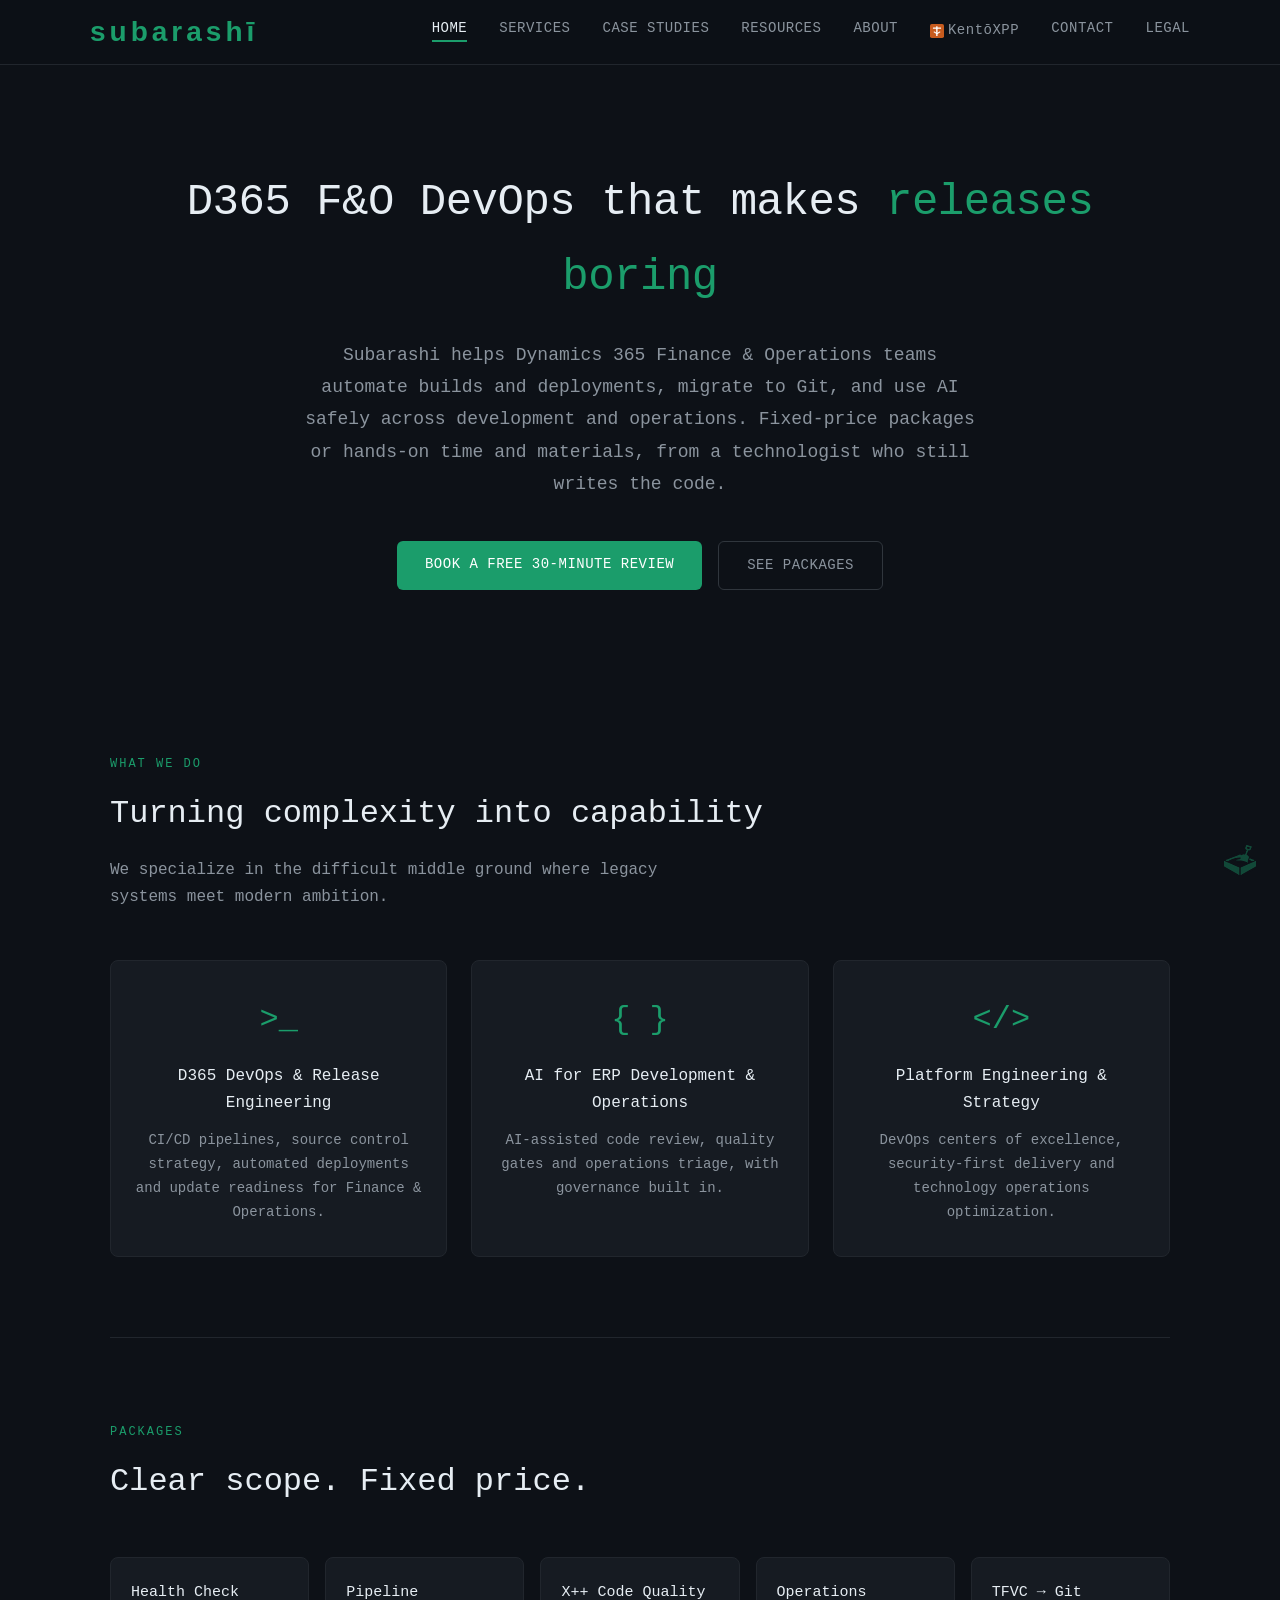
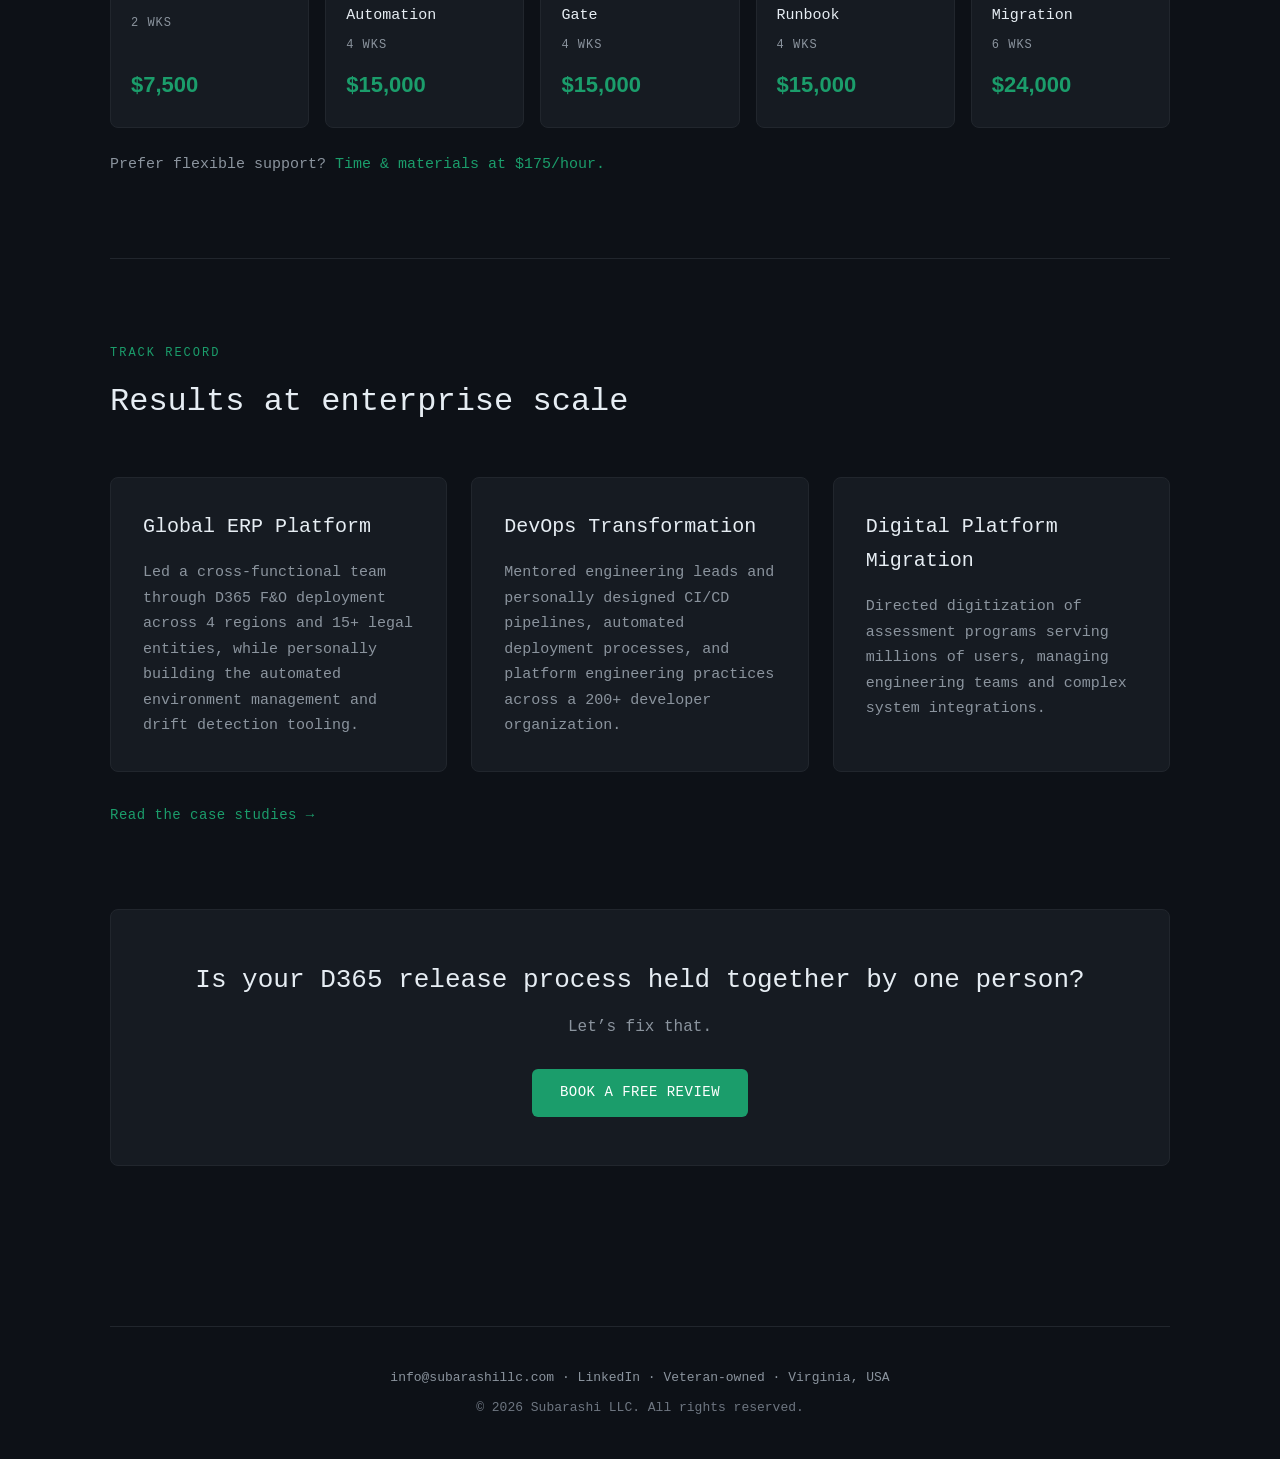
<file: index.html>
<!DOCTYPE html>
<html lang="en">
<head>
    <script data-goatcounter="https://subarashillc.goatcounter.com/count" async src="//gc.zgo.at/count.js"></script>
    <meta charset="UTF-8">
    <meta name="viewport" content="width=device-width, initial-scale=1.0">
    <title>D365 F&amp;O DevOps &amp; AI Consulting | Subarashi LLC</title>
    <meta name="description" content="Fixed-price D365 Finance &amp; Operations DevOps packages: pipeline automation, TFVC to Git migration, AI-assisted X++ code quality and operations monitoring.">
    <link rel="canonical" href="https://subarashillc.com/">
    <meta property="og:type" content="website">
    <meta property="og:site_name" content="Subarashi LLC">
    <meta property="og:url" content="https://subarashillc.com/">
    <meta property="og:title" content="D365 F&amp;O DevOps &amp; AI Consulting | Subarashi LLC">
    <meta property="og:description" content="Fixed-price D365 Finance &amp; Operations DevOps packages: pipeline automation, TFVC to Git migration, AI-assisted X++ code quality and operations monitoring.">
    <meta property="og:image" content="https://subarashillc.com/images/og-card.png">
    <meta property="og:image:width" content="1200">
    <meta property="og:image:height" content="630">
    <meta name="twitter:card" content="summary_large_image">
    <meta name="twitter:title" content="D365 F&amp;O DevOps &amp; AI Consulting | Subarashi LLC">
    <meta name="twitter:description" content="Fixed-price D365 Finance &amp; Operations DevOps packages: pipeline automation, TFVC to Git migration, AI-assisted X++ code quality and operations monitoring.">
    <meta name="twitter:image" content="https://subarashillc.com/images/og-card.png">
    <link rel="stylesheet" href="styles/styles.css">
    <link rel="apple-touch-icon" sizes="180x180" href="/apple-touch-icon.png">
    <link rel="icon" type="image/png" sizes="32x32" href="/favicon-32x32.png">
    <link rel="icon" type="image/png" sizes="16x16" href="/favicon-16x16.png">
    <link rel="manifest" href="/site.webmanifest">
</head>
<body>
    <nav class="site-nav">
        <div class="nav-inner">
            <a href="index.html" class="nav-logo">subarash&#299;</a>
            <button class="nav-toggle" onclick="document.querySelector('.nav-links').classList.toggle('open')" aria-label="Toggle navigation">&#9776;</button>
            <ul class="nav-links">
                <li><a href="index.html" class="active">Home</a></li>
                <li><a href="services.html">Services</a></li>
                <li><a href="case-studies.html">Case Studies</a></li>
                <li><a href="resources.html">Resources</a></li>
                <li><a href="about.html">About</a></li>
                <li><a href="kentoxpp.html" class="nav-product-link"><svg xmlns="http://www.w3.org/2000/svg" width="14" height="14" viewBox="0 0 512 512" style="vertical-align: -1px; margin-right: 4px;"><rect width="512" height="512" rx="66.56" fill="#C75B1E"/><rect x="225.280" y="81.920" width="51.200" height="358.400" rx="10.240" fill="#FFFFFF"/><rect x="107.520" y="128.000" width="296.960" height="46.080" rx="10.240" fill="#FFFFFF"/><rect x="128.000" y="296.960" width="138.240" height="40.960" rx="10.240" fill="#FFFFFF" transform="rotate(32 194.560 317.440)"/><rect x="245.760" y="296.960" width="138.240" height="40.960" rx="10.240" fill="#FFFFFF" transform="rotate(-32 317.440 317.440)"/></svg>Kent&#333;XPP</a></li>
                <li><a href="contact.html">Contact</a></li>
                <li><a href="legal.html">Legal</a></li>
            </ul>
        </div>
    </nav>

    <div class="container">
        <section class="hero">
            <h1>D365 F&amp;O DevOps that makes <span class="accent">releases boring</span></h1>
            <p>Subarashi helps Dynamics 365 Finance &amp; Operations teams automate builds and deployments, migrate to Git, and use AI safely across development and operations. Fixed-price packages or hands-on time and materials, from a technologist who still writes the code.</p>
            <div class="hero-cta">
                <a href="contact.html?subject=consultation" class="btn btn-primary">Book a free 30-minute review</a>
                <a href="services.html#packages" class="btn btn-outline">See packages</a>
            </div>
        </section>

        <section class="section section-divider">
            <div class="section-header">
                <span class="section-label">What We Do</span>
                <h2>Turning complexity into capability</h2>
                <p>We specialize in the difficult middle ground where legacy systems meet modern ambition.</p>
            </div>

            <div class="highlights">
                <div class="highlight-card">
                    <span class="highlight-icon">&gt;_</span>
                    <h3>D365 DevOps &amp; Release Engineering</h3>
                    <p>CI/CD pipelines, source control strategy, automated deployments and update readiness for Finance &amp; Operations.</p>
                </div>
                <div class="highlight-card">
                    <span class="highlight-icon">{&nbsp;}</span>
                    <h3>AI for ERP Development &amp; Operations</h3>
                    <p>AI-assisted code review, quality gates and operations triage, with governance built in.</p>
                </div>
                <div class="highlight-card">
                    <span class="highlight-icon">&lt;/&gt;</span>
                    <h3>Platform Engineering &amp; Strategy</h3>
                    <p>DevOps centers of excellence, security-first delivery and technology operations optimization.</p>
                </div>
            </div>
        </section>

        <!-- Packages -->
        <section class="section section-divider">
            <div class="section-header">
                <span class="section-label">Packages</span>
                <h2>Clear scope. Fixed price.</h2>
            </div>
            <div class="package-strip">
                <a href="services.html#health-check" class="card package-mini">
                    <h3>Health Check</h3>
                    <div class="package-meta">2 wks</div>
                    <span class="package-price" data-package="health-check">$7,500</span>
                </a>
                <a href="services.html#pipeline-automation" class="card package-mini">
                    <h3>Pipeline Automation</h3>
                    <div class="package-meta">4 wks</div>
                    <span class="package-price" data-package="pipeline-automation">$15,000</span>
                </a>
                <a href="services.html#code-quality-gate" class="card package-mini">
                    <h3>X++ Code Quality Gate</h3>
                    <div class="package-meta">4 wks</div>
                    <span class="package-price" data-package="code-quality-gate">$15,000</span>
                </a>
                <a href="services.html#operations-runbook" class="card package-mini">
                    <h3>Operations Runbook</h3>
                    <div class="package-meta">4 wks</div>
                    <span class="package-price" data-package="operations-runbook">$15,000</span>
                </a>
                <a href="services.html#git-migration" class="card package-mini">
                    <h3>TFVC &rarr; Git Migration</h3>
                    <div class="package-meta">6 wks</div>
                    <span class="package-price" data-package="git-migration">$24,000</span>
                </a>
            </div>
            <p class="section-footnote">Prefer flexible support? <a href="services.html#time-and-materials">Time &amp; materials at <span class="package-price-inline" data-package="time-and-materials">$175/hour</span>.</a></p>
        </section>

        <section class="section">
            <div class="section-header">
                <span class="section-label">Track Record</span>
                <h2>Results at enterprise scale</h2>
            </div>

            <div class="card-grid card-grid-3">
                <div class="card">
                    <h3>Global ERP Platform</h3>
                    <p>Led a cross-functional team through D365 F&O deployment across 4 regions and 15+ legal entities, while personally building the automated environment management and drift detection tooling.</p>
                </div>
                <div class="card">
                    <h3>DevOps Transformation</h3>
                    <p>Mentored engineering leads and personally designed CI/CD pipelines, automated deployment processes, and platform engineering practices across a 200+ developer organization.</p>
                </div>
                <div class="card">
                    <h3>Digital Platform Migration</h3>
                    <p>Directed digitization of assessment programs serving millions of users, managing engineering teams and complex system integrations.</p>
                </div>
            </div>
            <a href="case-studies.html" class="section-link">Read the case studies &rarr;</a>
        </section>

        <!-- Closing CTA -->
        <section class="section" style="padding-top: 0;">
            <div class="cta-band">
                <h2>Is your D365 release process held together by one person?</h2>
                <p>Let&rsquo;s fix that.</p>
                <a href="contact.html?subject=consultation" class="btn btn-primary">Book a free review</a>
            </div>
        </section>

        <footer class="site-footer">
            <p class="footer-meta"><a href="mailto:info@subarashillc.com">info@subarashillc.com</a> &middot; <a href="https://www.linkedin.com/in/scottheydorn/" target="_blank" rel="noopener noreferrer">LinkedIn</a> &middot; Veteran-owned &middot; Virginia, USA</p>
            <p>&copy; 2026 Subarashi LLC. All rights reserved.</p>
        </footer>
    </div>


    <a href="sandbox.html" class="sandbox-link" aria-label="Sandbox"></a>
</body>
</html>
</file>
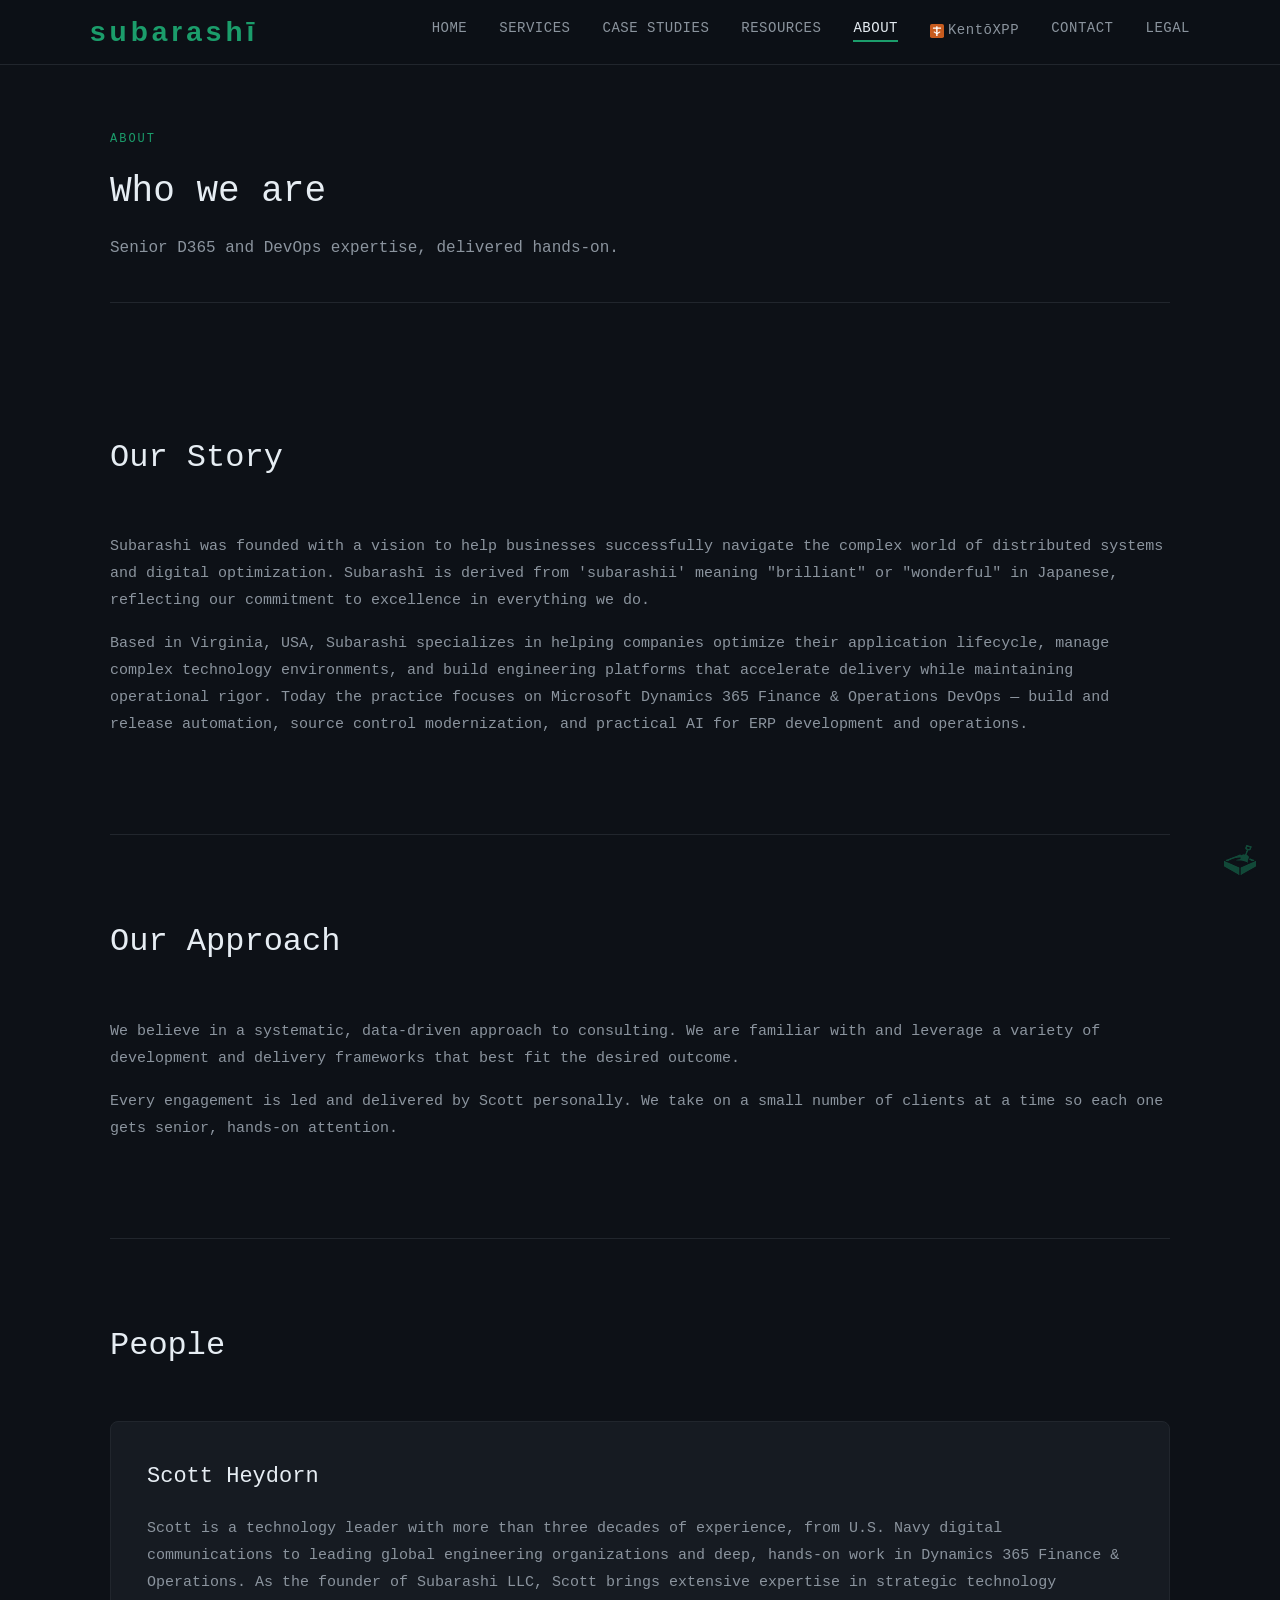
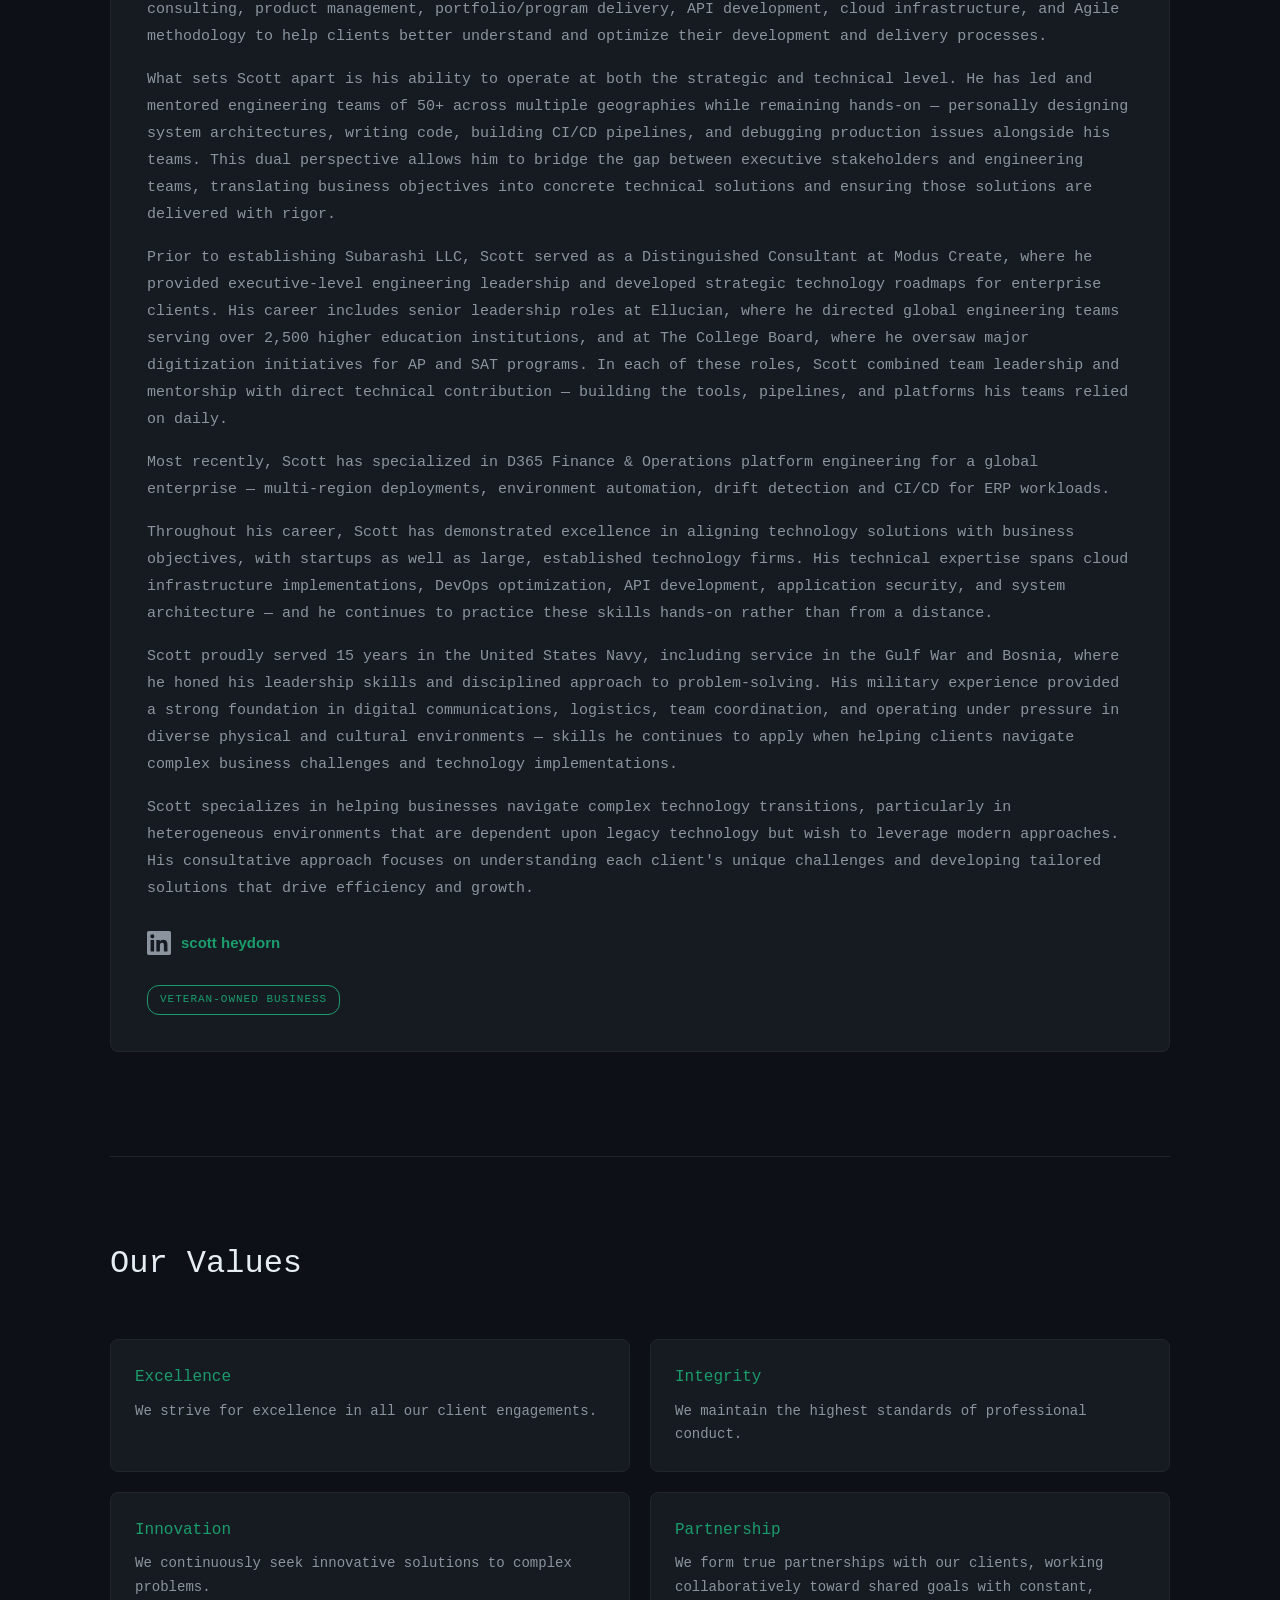
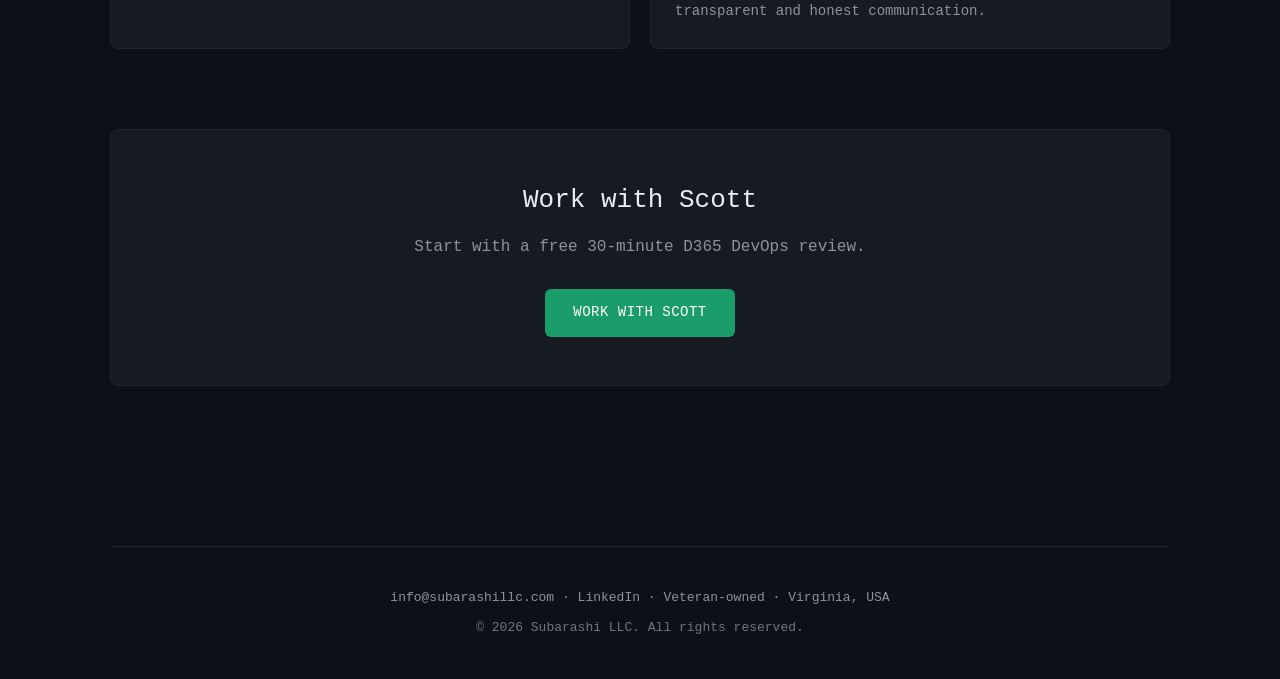
<file: about.html>
<!DOCTYPE html>
<html lang="en">
<head>
    <script data-goatcounter="https://subarashillc.goatcounter.com/count" async src="//gc.zgo.at/count.js"></script>
    <meta charset="UTF-8">
    <meta name="viewport" content="width=device-width, initial-scale=1.0">
    <title>About Scott Heydorn | Subarashi LLC</title>
    <meta name="description" content="Scott Heydorn, founder of Subarashi LLC: three decades in technology, hands-on Dynamics 365 Finance &amp; Operations DevOps. Veteran-owned, Virginia, USA.">
    <link rel="canonical" href="https://subarashillc.com/about.html">
    <meta property="og:type" content="website">
    <meta property="og:site_name" content="Subarashi LLC">
    <meta property="og:url" content="https://subarashillc.com/about.html">
    <meta property="og:title" content="About Scott Heydorn | Subarashi LLC">
    <meta property="og:description" content="Scott Heydorn, founder of Subarashi LLC: three decades in technology, hands-on Dynamics 365 Finance &amp; Operations DevOps. Veteran-owned, Virginia, USA.">
    <meta property="og:image" content="https://subarashillc.com/images/og-card.png">
    <meta property="og:image:width" content="1200">
    <meta property="og:image:height" content="630">
    <meta name="twitter:card" content="summary_large_image">
    <meta name="twitter:title" content="About Scott Heydorn | Subarashi LLC">
    <meta name="twitter:description" content="Scott Heydorn, founder of Subarashi LLC: three decades in technology, hands-on Dynamics 365 Finance &amp; Operations DevOps. Veteran-owned, Virginia, USA.">
    <meta name="twitter:image" content="https://subarashillc.com/images/og-card.png">
    <link rel="stylesheet" href="styles/styles.css">
    <link rel="apple-touch-icon" sizes="180x180" href="/apple-touch-icon.png">
    <link rel="icon" type="image/png" sizes="32x32" href="/favicon-32x32.png">
    <link rel="icon" type="image/png" sizes="16x16" href="/favicon-16x16.png">
    <link rel="manifest" href="/site.webmanifest">
    <script type="application/ld+json">
{
  "@context": "https://schema.org",
  "@type": "Person",
  "name": "Scott Heydorn",
  "url": "https://subarashillc.com/about.html",
  "jobTitle": "Founder",
  "worksFor": {
    "@type": "Organization",
    "name": "Subarashi LLC",
    "url": "https://subarashillc.com/"
  },
  "sameAs": [
    "https://www.linkedin.com/in/scottheydorn/"
  ],
  "knowsAbout": [
    "Microsoft Dynamics 365 Finance & Operations",
    "DevOps",
    "CI/CD",
    "Azure DevOps",
    "Platform engineering",
    "X++"
  ],
  "address": {
    "@type": "PostalAddress",
    "addressRegion": "VA",
    "addressCountry": "US"
  }
}
    </script>
</head>
<body>
    <nav class="site-nav">
        <div class="nav-inner">
            <a href="index.html" class="nav-logo">subarash&#299;</a>
            <button class="nav-toggle" onclick="document.querySelector('.nav-links').classList.toggle('open')" aria-label="Toggle navigation">&#9776;</button>
            <ul class="nav-links">
                <li><a href="index.html">Home</a></li>
                <li><a href="services.html">Services</a></li>
                <li><a href="case-studies.html">Case Studies</a></li>
                <li><a href="resources.html">Resources</a></li>
                <li><a href="about.html" class="active">About</a></li>
                <li><a href="kentoxpp.html" class="nav-product-link"><svg xmlns="http://www.w3.org/2000/svg" width="14" height="14" viewBox="0 0 512 512" style="vertical-align: -1px; margin-right: 4px;"><rect width="512" height="512" rx="66.56" fill="#C75B1E"/><rect x="225.280" y="81.920" width="51.200" height="358.400" rx="10.240" fill="#FFFFFF"/><rect x="107.520" y="128.000" width="296.960" height="46.080" rx="10.240" fill="#FFFFFF"/><rect x="128.000" y="296.960" width="138.240" height="40.960" rx="10.240" fill="#FFFFFF" transform="rotate(32 194.560 317.440)"/><rect x="245.760" y="296.960" width="138.240" height="40.960" rx="10.240" fill="#FFFFFF" transform="rotate(-32 317.440 317.440)"/></svg>Kent&#333;XPP</a></li>
                <li><a href="contact.html">Contact</a></li>
                <li><a href="legal.html">Legal</a></li>
            </ul>
        </div>
    </nav>

    <div class="container">
        <div class="page-header">
            <span class="section-label">About</span>
            <h1>Who we are</h1>
            <p>Senior D365 and DevOps expertise, delivered hands-on.</p>
        </div>

        <section class="section section-divider">
            <div class="section-header">
                <h2>Our Story</h2>
            </div>
            <p style="color: #8b949e; font-size: 15px; line-height: 1.8;">Subarashi was founded with a vision to help businesses successfully navigate the complex world of distributed systems and digital optimization. Subarash&#299; is derived from 'subarashii' meaning "brilliant" or "wonderful" in Japanese, reflecting our commitment to excellence in everything we do.</p>
            <p style="color: #8b949e; font-size: 15px; line-height: 1.8;">Based in Virginia, USA, Subarashi specializes in helping companies optimize their application lifecycle, manage complex technology environments, and build engineering platforms that accelerate delivery while maintaining operational rigor. Today the practice focuses on Microsoft Dynamics 365 Finance &amp; Operations DevOps &mdash; build and release automation, source control modernization, and practical AI for ERP development and operations.</p>
        </section>

        <section class="section section-divider">
            <div class="section-header">
                <h2>Our Approach</h2>
            </div>
            <p style="color: #8b949e; font-size: 15px; line-height: 1.8;">We believe in a systematic, data-driven approach to consulting. We are familiar with and leverage a variety of development and delivery frameworks that best fit the desired outcome.</p>
            <p style="color: #8b949e; font-size: 15px; line-height: 1.8;">Every engagement is led and delivered by Scott personally. We take on a small number of clients at a time so each one gets senior, hands-on attention.</p>
        </section>

        <section class="section section-divider">
            <div class="section-header">
                <h2>People</h2>
            </div>

            <div class="team-member">
                <h3>Scott Heydorn</h3>
                <p>Scott is a technology leader with more than three decades of experience, from U.S. Navy digital communications to leading global engineering organizations and deep, hands-on work in Dynamics 365 Finance &amp; Operations. As the founder of Subarashi LLC, Scott brings extensive expertise in strategic technology consulting, product management, portfolio/program delivery, API development, cloud infrastructure, and Agile methodology to help clients better understand and optimize their development and delivery processes.</p>

                <p>What sets Scott apart is his ability to operate at both the strategic and technical level. He has led and mentored engineering teams of 50+ across multiple geographies while remaining hands-on &mdash; personally designing system architectures, writing code, building CI/CD pipelines, and debugging production issues alongside his teams. This dual perspective allows him to bridge the gap between executive stakeholders and engineering teams, translating business objectives into concrete technical solutions and ensuring those solutions are delivered with rigor.</p>

                <p>Prior to establishing Subarashi LLC, Scott served as a Distinguished Consultant at Modus Create, where he provided executive-level engineering leadership and developed strategic technology roadmaps for enterprise clients. His career includes senior leadership roles at Ellucian, where he directed global engineering teams serving over 2,500 higher education institutions, and at The College Board, where he oversaw major digitization initiatives for AP and SAT programs. In each of these roles, Scott combined team leadership and mentorship with direct technical contribution &mdash; building the tools, pipelines, and platforms his teams relied on daily.</p>

                <p>Most recently, Scott has specialized in D365 Finance &amp; Operations platform engineering for a global enterprise &mdash; multi-region deployments, environment automation, drift detection and CI/CD for ERP workloads.</p>

                <p>Throughout his career, Scott has demonstrated excellence in aligning technology solutions with business objectives, with startups as well as large, established technology firms. His technical expertise spans cloud infrastructure implementations, DevOps optimization, API development, application security, and system architecture &mdash; and he continues to practice these skills hands-on rather than from a distance.</p>

                <p>Scott proudly served 15 years in the United States Navy, including service in the Gulf War and Bosnia, where he honed his leadership skills and disciplined approach to problem-solving. His military experience provided a strong foundation in digital communications, logistics, team coordination, and operating under pressure in diverse physical and cultural environments &mdash; skills he continues to apply when helping clients navigate complex business challenges and technology implementations.</p>

                <p>Scott specializes in helping businesses navigate complex technology transitions, particularly in heterogeneous environments that are dependent upon legacy technology but wish to leverage modern approaches. His consultative approach focuses on understanding each client's unique challenges and developing tailored solutions that drive efficiency and growth.</p>

                <a href="https://www.linkedin.com/in/scottheydorn/" target="_blank" rel="noopener noreferrer" aria-label="Scott Heydorn on LinkedIn" class="linkedin-link">
                    <svg xmlns="http://www.w3.org/2000/svg" width="24" height="24" viewBox="0 0 24 24" fill="currentColor"><path d="M20.447 20.452h-3.554v-5.569c0-1.328-.027-3.037-1.852-3.037-1.853 0-2.136 1.445-2.136 2.939v5.667H9.351V9h3.414v1.561h.046c.477-.9 1.637-1.85 3.37-1.85 3.601 0 4.267 2.37 4.267 5.455v6.286zM5.337 7.433a2.062 2.062 0 01-2.063-2.065 2.064 2.064 0 112.063 2.065zm1.782 13.019H3.555V9h3.564v11.452zM22.225 0H1.771C.792 0 0 .774 0 1.729v20.542C0 23.227.792 24 1.771 24h20.451C23.2 24 24 23.227 24 22.271V1.729C24 .774 23.2 0 22.222 0h.003z"/></svg>
                    <span class="linkedin-name">scott heydorn</span>
                </a>
                <p class="badge-row"><span class="badge">Veteran-owned business</span></p>
            </div>
        </section>

        <section class="section">
            <div class="section-header">
                <h2>Our Values</h2>
            </div>

            <div class="values-grid">
                <div class="value-item">
                    <h3>Excellence</h3>
                    <p>We strive for excellence in all our client engagements.</p>
                </div>
                <div class="value-item">
                    <h3>Integrity</h3>
                    <p>We maintain the highest standards of professional conduct.</p>
                </div>
                <div class="value-item">
                    <h3>Innovation</h3>
                    <p>We continuously seek innovative solutions to complex problems.</p>
                </div>
                <div class="value-item">
                    <h3>Partnership</h3>
                    <p>We form true partnerships with our clients, working collaboratively toward shared goals with constant, transparent and honest communication.</p>
                </div>
            </div>
        </section>

        <section class="section" style="padding-top: 0;">
            <div class="cta-band">
                <h2>Work with Scott</h2>
                <p>Start with a free 30-minute D365 DevOps review.</p>
                <a href="contact.html?subject=consultation" class="btn btn-primary">Work with Scott</a>
            </div>
        </section>

        <footer class="site-footer">
            <p class="footer-meta"><a href="mailto:info@subarashillc.com">info@subarashillc.com</a> &middot; <a href="https://www.linkedin.com/in/scottheydorn/" target="_blank" rel="noopener noreferrer">LinkedIn</a> &middot; Veteran-owned &middot; Virginia, USA</p>
            <p>&copy; 2026 Subarashi LLC. All rights reserved.</p>
        </footer>
    </div>


    <a href="sandbox.html" class="sandbox-link" aria-label="Sandbox"></a>
</body>
</html>
</file>
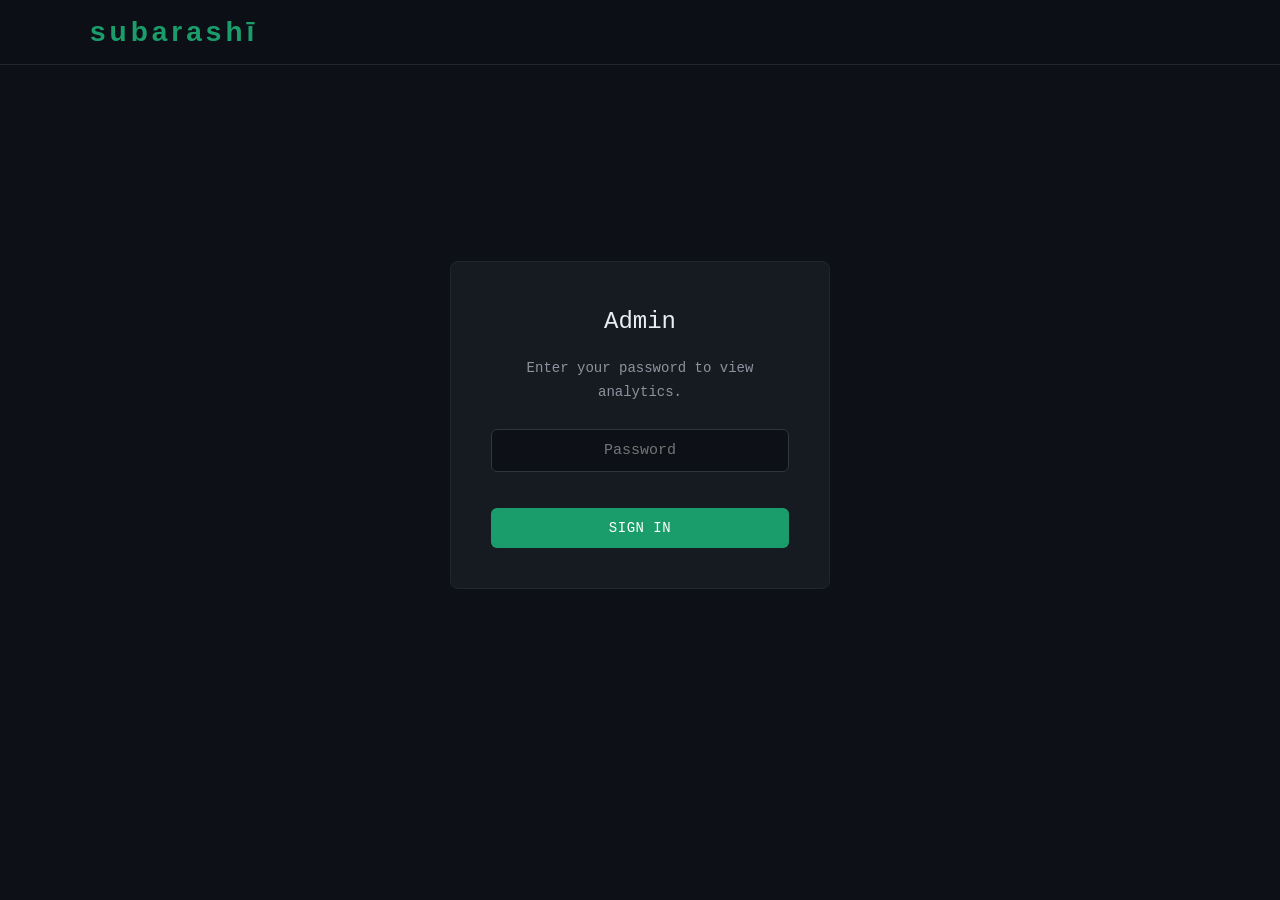
<file: admin.html>
<!DOCTYPE html>
<html lang="en">
<head>
    <meta charset="UTF-8">
    <meta name="viewport" content="width=device-width, initial-scale=1.0">
    <meta name="robots" content="noindex, nofollow">
    <title>Admin - Subarashi LLC</title>
    <link rel="stylesheet" href="styles/styles.css">
    <link rel="icon" type="image/png" sizes="32x32" href="/favicon-32x32.png">
    <link rel="icon" type="image/png" sizes="16x16" href="/favicon-16x16.png">
    <style>
        /* Admin-specific styles */
        #login-screen {
            display: flex;
            align-items: center;
            justify-content: center;
            min-height: 80vh;
        }

        .login-box {
            background-color: #161b22;
            border: 1px solid #21262d;
            border-radius: 8px;
            padding: 40px;
            width: 100%;
            max-width: 380px;
            text-align: center;
        }

        .login-box h2 {
            font-size: 24px;
            margin-bottom: 8px;
        }

        .login-box p {
            color: #8b949e;
            font-size: 14px;
            margin-bottom: 24px;
        }

        .login-box input[type="password"] {
            margin-bottom: 16px;
            text-align: center;
        }

        .login-error {
            color: #f85149;
            font-size: 13px;
            margin-top: 12px;
            display: none;
        }

        #dashboard {
            display: none;
        }

        .stats-grid {
            display: grid;
            grid-template-columns: repeat(3, 1fr);
            gap: 20px;
            margin-bottom: 40px;
        }

        .stat-card {
            background-color: #161b22;
            border: 1px solid #21262d;
            border-radius: 8px;
            padding: 28px;
            text-align: center;
        }

        .stat-value {
            font-size: 36px;
            color: #1B9D6B;
            display: block;
            margin-bottom: 4px;
        }

        .stat-label {
            font-size: 12px;
            color: #8b949e;
            text-transform: uppercase;
            letter-spacing: 1px;
        }

        .dashboard-section {
            background-color: #161b22;
            border: 1px solid #21262d;
            border-radius: 8px;
            padding: 28px;
            margin-bottom: 24px;
        }

        .dashboard-section h3 {
            font-size: 14px;
            text-transform: uppercase;
            letter-spacing: 1px;
            color: #1B9D6B;
            margin: 0 0 20px;
        }

        /* Bar chart */
        .chart {
            display: flex;
            align-items: flex-end;
            gap: 2px;
            height: 120px;
            padding-top: 8px;
        }

        .chart-bar-wrapper {
            flex: 1;
            display: flex;
            flex-direction: column;
            align-items: center;
            height: 100%;
            justify-content: flex-end;
        }

        .chart-bar {
            width: 100%;
            background-color: #1B9D6B;
            border-radius: 2px 2px 0 0;
            min-height: 2px;
            transition: background-color 0.2s;
            cursor: default;
            position: relative;
        }

        .chart-bar:hover {
            background-color: #22b87d;
        }

        .chart-labels {
            display: flex;
            gap: 2px;
            margin-top: 6px;
        }

        .chart-label {
            flex: 1;
            text-align: center;
            font-size: 9px;
            color: #6e7681;
        }

        /* Data tables */
        .data-table {
            width: 100%;
            border-collapse: collapse;
        }

        .data-table th {
            text-align: left;
            padding: 10px 12px;
            font-size: 11px;
            color: #8b949e;
            text-transform: uppercase;
            letter-spacing: 0.5px;
            border-bottom: 1px solid #21262d;
            font-weight: 400;
        }

        .data-table td {
            padding: 10px 12px;
            font-size: 14px;
            color: #e6edf3;
            border-bottom: 1px solid rgba(33, 38, 45, 0.5);
        }

        .data-table td:last-child {
            text-align: right;
            color: #8b949e;
        }

        .data-table tr:last-child td {
            border-bottom: none;
        }

        .bar-inline {
            display: inline-block;
            height: 8px;
            background-color: #1B9D6B;
            border-radius: 4px;
            margin-right: 8px;
            vertical-align: middle;
        }

        .dashboard-actions {
            display: flex;
            gap: 12px;
            margin-bottom: 32px;
        }

        .loading-msg {
            color: #8b949e;
            font-size: 14px;
            text-align: center;
            padding: 40px 0;
        }

        .error-msg {
            color: #f85149;
            font-size: 14px;
            text-align: center;
            padding: 20px 0;
        }

        @media (max-width: 768px) {
            .stats-grid {
                grid-template-columns: 1fr;
            }
        }
    </style>
</head>
<body>
    <nav class="site-nav">
        <div class="nav-inner">
            <a href="index.html" class="nav-logo">subarash&#299;</a>
        </div>
    </nav>

    <div class="container">
        <!-- Login Screen -->
        <div id="login-screen">
            <div class="login-box">
                <h2>Admin</h2>
                <p>Enter your password to view analytics.</p>
                <div class="form-group">
                    <input type="password" id="admin-password" placeholder="Password" autocomplete="off">
                </div>
                <button class="btn btn-primary" onclick="authenticate()" style="width:100%;">Sign In</button>
                <div class="login-error" id="login-error">Incorrect password.</div>
            </div>
        </div>

        <!-- Dashboard (hidden until authenticated) -->
        <div id="dashboard">
            <div class="page-header">
                <span class="section-label">Admin</span>
                <h1>Site Analytics</h1>
            </div>

            <div class="dashboard-actions">
                <button class="btn btn-outline" onclick="loadDashboard()">Refresh</button>
                <button class="btn btn-outline" onclick="logout()">Sign Out</button>
            </div>

            <div id="dashboard-content">
                <div class="loading-msg">Loading analytics...</div>
            </div>
        </div>

        <footer class="site-footer" id="footer" style="display:none;">
            <p>&copy; 2026 Subarashi LLC. All rights reserved.</p>
        </footer>
    </div>

    <script>
        // ===== Configuration =====
        // Replace subarashillc with your GoatCounter site code (e.g. "subarashi")
        // Replace uhgfzsoi2bq6vrpbtsru8yk11wryocleyg4ch21wwcn3u8s56s with your GoatCounter API token
        const GC_SITE = 'subarashillc';
        const GC_TOKEN = 'uhgfzsoi2bq6vrpbtsru8yk11wryocleyg4ch21wwcn3u8s56s';
        const PASSWORD_HASH = 'e074bd8a8079548a485eeaf926a6ccac82ee453a590ccb9cb26769c70687b89c';

        // ===== Auth =====
        async function sha256(str) {
            const buf = await crypto.subtle.digest('SHA-256', new TextEncoder().encode(str));
            return Array.from(new Uint8Array(buf)).map(b => b.toString(16).padStart(2, '0')).join('');
        }

        function showDashboard() {
            document.getElementById('login-screen').style.display = 'none';
            document.getElementById('dashboard').style.display = 'block';
            document.getElementById('footer').style.display = 'block';
            document.getElementById('login-error').style.display = 'none';
        }

        async function authenticate() {
            const pw = document.getElementById('admin-password').value;
            const hash = await sha256(pw);
            if (hash === PASSWORD_HASH) {
                sessionStorage.setItem('admin-auth', hash);
                showDashboard();
                loadDashboard();
            } else {
                document.getElementById('login-error').style.display = 'block';
            }
        }

        function logout() {
            sessionStorage.removeItem('admin-auth');
            document.getElementById('dashboard').style.display = 'none';
            document.getElementById('footer').style.display = 'none';
            document.getElementById('login-screen').style.display = 'flex';
            document.getElementById('admin-password').value = '';
        }

        // Auto-restore session on page load
        (function checkSession() {
            if (sessionStorage.getItem('admin-auth') === PASSWORD_HASH) {
                showDashboard();
                loadDashboard();
            }
        })();

        document.getElementById('admin-password').addEventListener('keydown', (e) => {
            if (e.key === 'Enter') authenticate();
        });

        // ===== GoatCounter API =====
        async function gcFetch(endpoint) {
            const url = `https://${GC_SITE}.goatcounter.com/api/v0${endpoint}`;
            for (let attempt = 0; attempt < 3; attempt++) {
                if (attempt > 0) await sleep(1000 * attempt);
                try {
                    const resp = await fetch(url, {
                        headers: { 'Authorization': 'Bearer ' + GC_TOKEN }
                    });
                    if (resp.status === 429) {
                        continue; // retry after delay
                    }
                    if (!resp.ok) throw new Error(`API returned ${resp.status}`);
                    return resp.json();
                } catch (err) {
                    if (attempt === 2) throw err;
                }
            }
        }

        function sleep(ms) { return new Promise(r => setTimeout(r, ms)); }

        function formatDateISO(d) {
            return d.toISOString();
        }

        // ===== Dashboard =====
        async function loadDashboard() {
            const content = document.getElementById('dashboard-content');
            content.innerHTML = '<div class="loading-msg">Loading analytics...</div>';

            try {
                const now = new Date();
                const todayStart = new Date(now); todayStart.setHours(0, 0, 0, 0);
                const thirtyAgo = new Date(todayStart); thirtyAgo.setDate(thirtyAgo.getDate() - 30);

                // Fetch stats — use ISO timestamps (GoatCounter ignores YYYY-MM-DD format)
                const total30d = await gcFetch(`/stats/total?start=${formatDateISO(thirtyAgo)}&end=${formatDateISO(now)}`);
                await sleep(300);
                const pages30d = await gcFetch(`/stats/hits?start=${formatDateISO(thirtyAgo)}&end=${formatDateISO(now)}&limit=10&daily=true`);

                // Compute today/7d/30d from the daily breakdown in total30d
                const stats = total30d.stats || [];
                const todayStr = todayStart.toISOString().split('T')[0];
                const sevenAgo = new Date(todayStart); sevenAgo.setDate(sevenAgo.getDate() - 7);
                const sevenAgoStr = sevenAgo.toISOString().split('T')[0];

                let todayCount = 0, weekCount = 0, monthCount = total30d.total || 0;
                for (const s of stats) {
                    if (s.day === todayStr) todayCount = s.daily || 0;
                    if (s.day >= sevenAgoStr) weekCount += (s.daily || 0);
                }

                let html = '';

                // Summary cards
                html += `
                    <div class="stats-grid">
                        <div class="stat-card">
                            <span class="stat-value">${todayCount}</span>
                            <span class="stat-label">Today</span>
                        </div>
                        <div class="stat-card">
                            <span class="stat-value">${weekCount}</span>
                            <span class="stat-label">Last 7 Days</span>
                        </div>
                        <div class="stat-card">
                            <span class="stat-value">${monthCount}</span>
                            <span class="stat-label">Last 30 Days</span>
                        </div>
                    </div>
                `;

                // Daily chart from total30d.stats
                if (stats.length > 0) {
                    const days = stats.map(s => s.day);
                    const values = stats.map(s => s.daily || 0);
                    const maxVal = Math.max(...values, 1);

                    html += '<div class="dashboard-section"><h3>Daily Views (30 Days)</h3><div class="chart">';
                    for (let i = 0; i < days.length; i++) {
                        const pct = (values[i] / maxVal) * 100;
                        html += `<div class="chart-bar-wrapper"><div class="chart-bar" style="height:${pct}%" title="${days[i]}: ${values[i]} views"></div></div>`;
                    }
                    html += '</div><div class="chart-labels">';
                    for (let i = 0; i < days.length; i++) {
                        const label = (i === 0 || i === days.length - 1 || i % 7 === 0) ? days[i].slice(5) : '';
                        html += `<div class="chart-label">${label}</div>`;
                    }
                    html += '</div></div>';
                }

                // Top pages table
                if (pages30d.hits && pages30d.hits.length > 0) {
                    const pageStats = pages30d.hits.map(p => ({
                        path: p.path,
                        count: p.count
                    })).sort((a, b) => b.count - a.count);

                    const totalViews = pageStats.reduce((s, p) => s + p.count, 0);

                    html += '<div class="dashboard-section"><h3>Top Pages</h3><table class="data-table"><thead><tr><th>Page</th><th style="text-align:right">Views</th></tr></thead><tbody>';
                    for (const page of pageStats) {
                        const pct = totalViews > 0 ? ((page.count / totalViews) * 100).toFixed(1) : 0;
                        const barWidth = totalViews > 0 ? Math.max(4, (page.count / totalViews) * 200) : 4;
                        html += `<tr><td><span class="bar-inline" style="width:${barWidth}px"></span>${escapeHtml(page.path)}</td><td style="text-align:right">${page.count} (${pct}%)</td></tr>`;
                    }
                    html += '</tbody></table></div>';
                }

                // Cache results
                sessionStorage.setItem('admin-cache', JSON.stringify({ html, ts: Date.now() }));
                content.innerHTML = html || '<div class="loading-msg">No analytics data yet. Visit a few pages to generate data.</div>';

            } catch (err) {
                console.error('Dashboard load failed:', err);
                // Try to show cached data
                const cached = sessionStorage.getItem('admin-cache');
                if (cached) {
                    const { html, ts } = JSON.parse(cached);
                    const age = Math.round((Date.now() - ts) / 60000);
                    content.innerHTML = html + `<div class="loading-msg" style="margin-top:16px;">Showing cached data from ${age} min ago. Live refresh failed: ${escapeHtml(err.message)}</div>`;
                } else {
                    content.innerHTML = `<div class="error-msg">Failed to load analytics: ${escapeHtml(err.message)}<br><br>This may be caused by an ad blocker. Try disabling it for this page.</div>`;
                }
            }
        }

        function escapeHtml(str) {
            if (!str) return '';
            const div = document.createElement('div');
            div.textContent = str;
            return div.innerHTML;
        }
    </script>
</body>
</html>
</file>
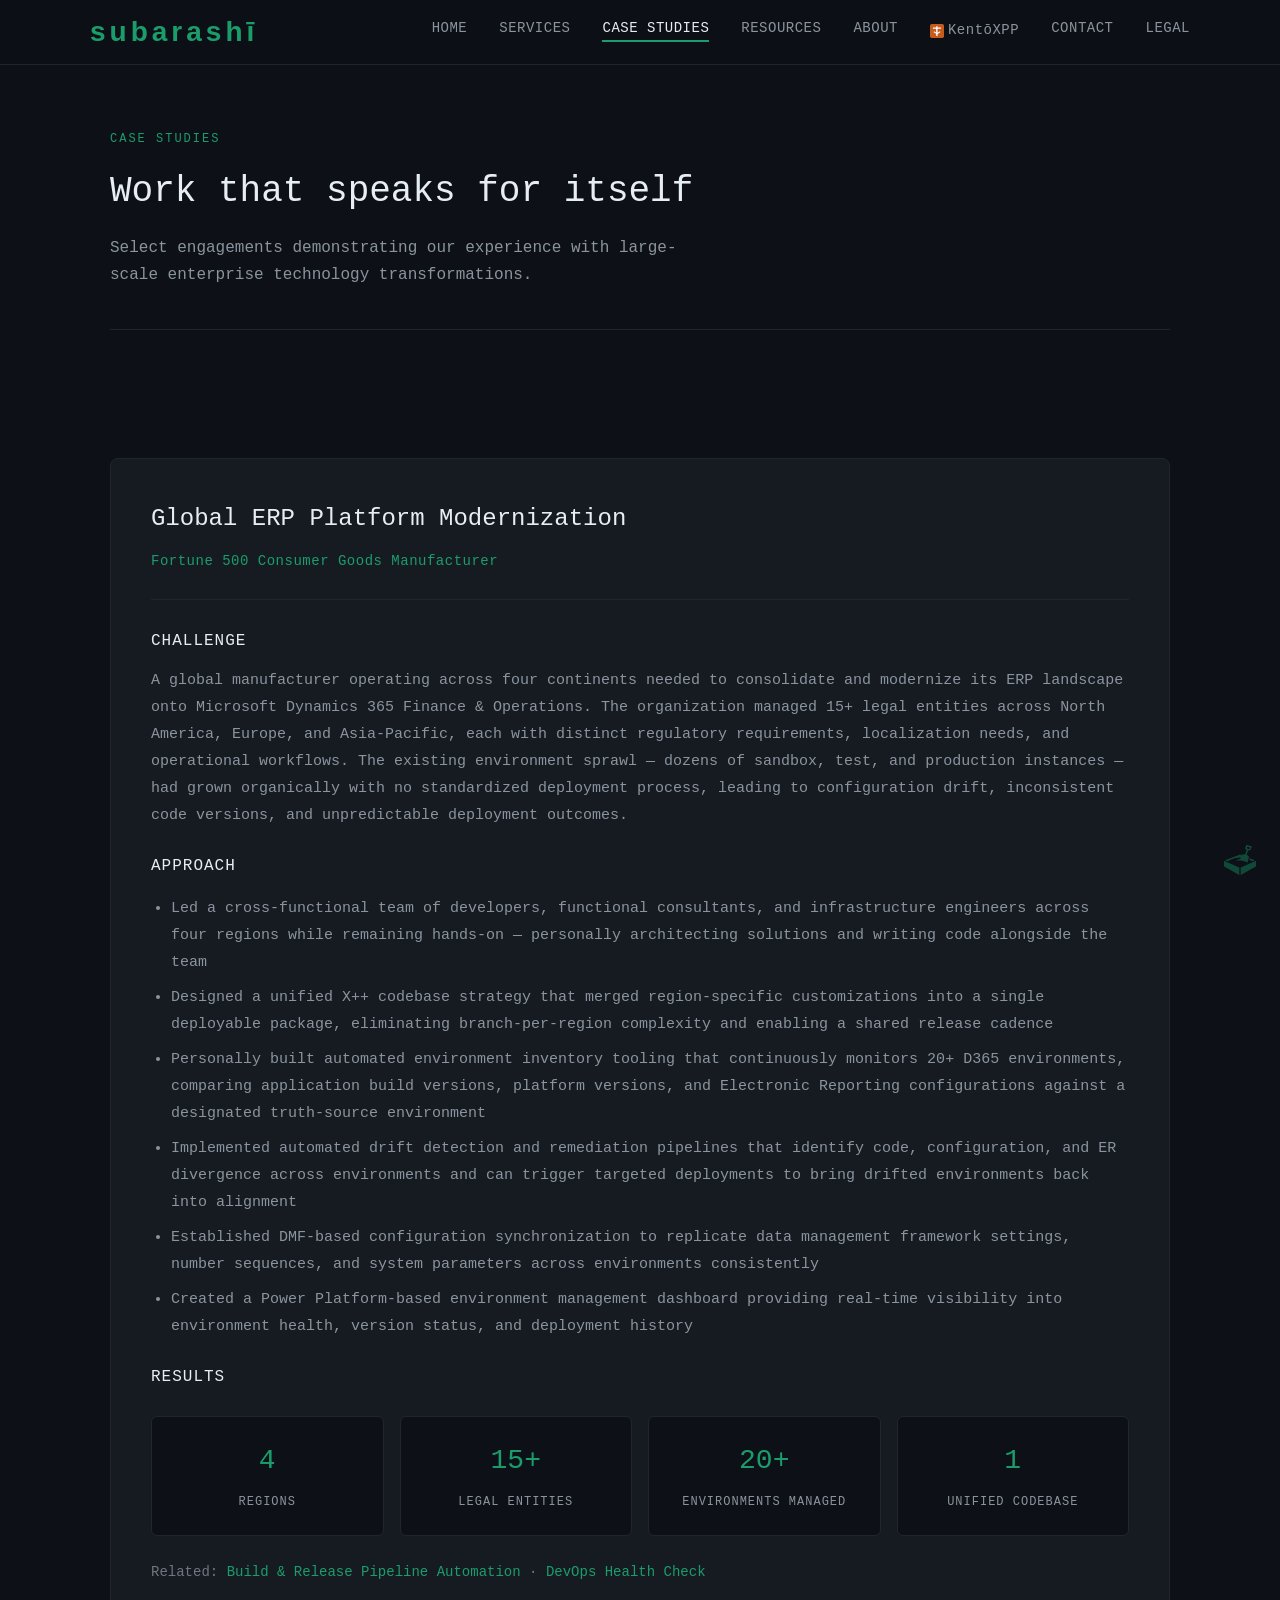
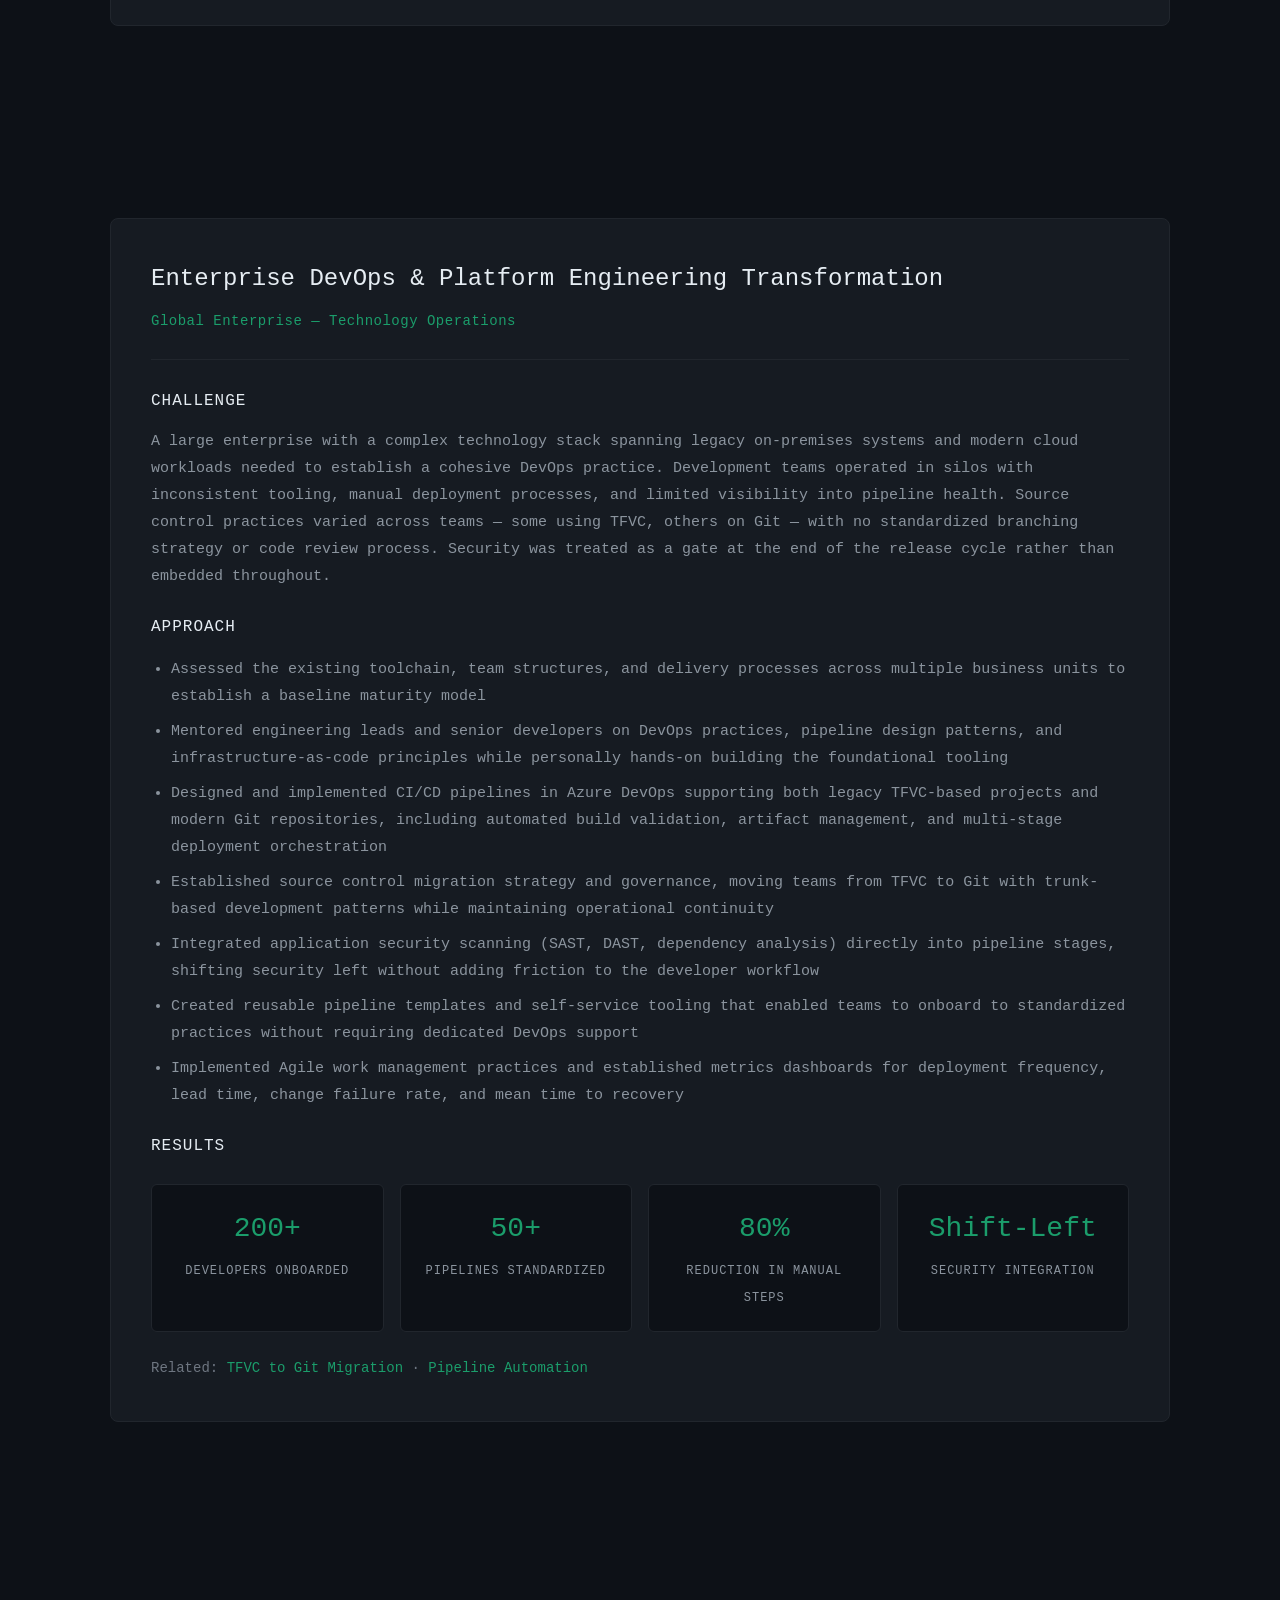
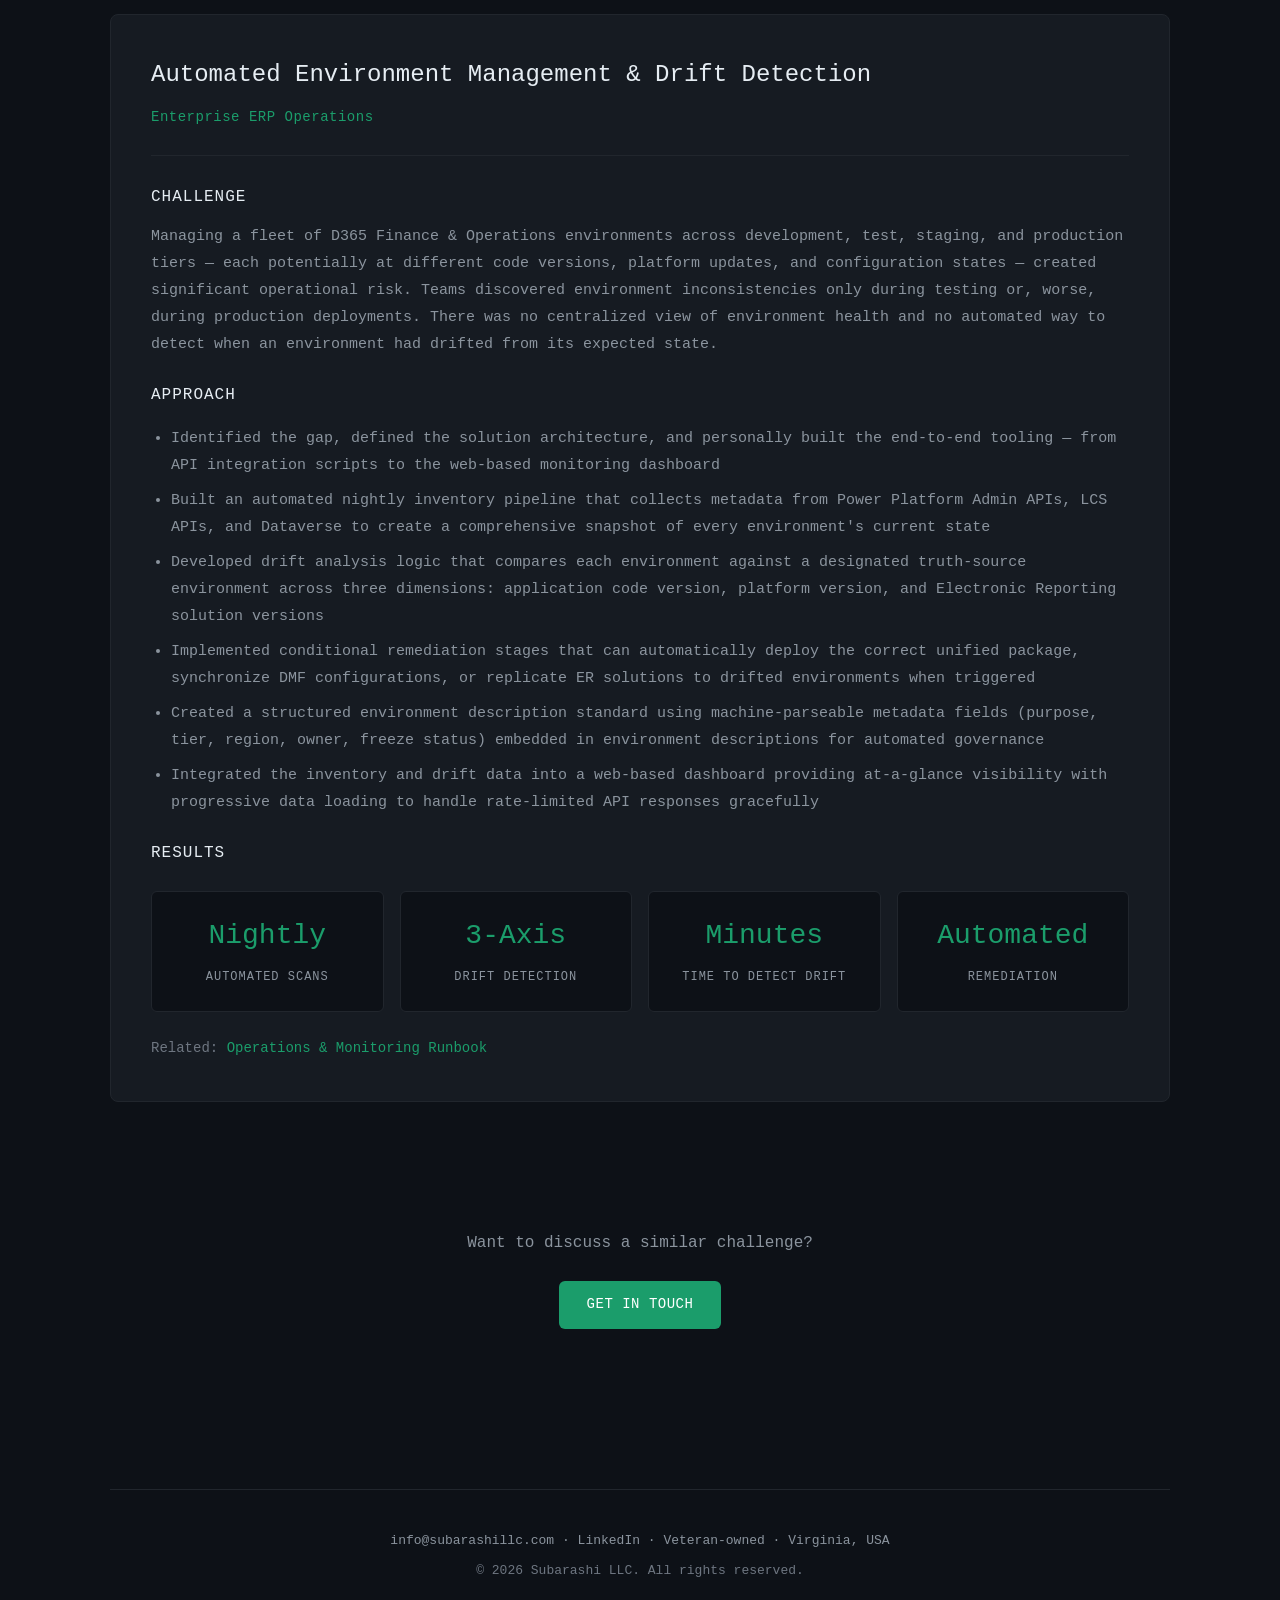
<file: case-studies.html>
<!DOCTYPE html>
<html lang="en">
<head>
    <script data-goatcounter="https://subarashillc.goatcounter.com/count" async src="//gc.zgo.at/count.js"></script>
    <meta charset="UTF-8">
    <meta name="viewport" content="width=device-width, initial-scale=1.0">
    <title>D365 &amp; DevOps Case Studies | Subarashi LLC</title>
    <meta name="description" content="Anonymized case studies: global D365 F&amp;O platform modernization, enterprise DevOps transformation, and automated environment drift detection.">
    <link rel="canonical" href="https://subarashillc.com/case-studies.html">
    <meta property="og:type" content="website">
    <meta property="og:site_name" content="Subarashi LLC">
    <meta property="og:url" content="https://subarashillc.com/case-studies.html">
    <meta property="og:title" content="D365 &amp; DevOps Case Studies | Subarashi LLC">
    <meta property="og:description" content="Anonymized case studies: global D365 F&amp;O platform modernization, enterprise DevOps transformation, and automated environment drift detection.">
    <meta property="og:image" content="https://subarashillc.com/images/og-card.png">
    <meta property="og:image:width" content="1200">
    <meta property="og:image:height" content="630">
    <meta name="twitter:card" content="summary_large_image">
    <meta name="twitter:title" content="D365 &amp; DevOps Case Studies | Subarashi LLC">
    <meta name="twitter:description" content="Anonymized case studies: global D365 F&amp;O platform modernization, enterprise DevOps transformation, and automated environment drift detection.">
    <meta name="twitter:image" content="https://subarashillc.com/images/og-card.png">
    <link rel="stylesheet" href="styles/styles.css">
    <link rel="apple-touch-icon" sizes="180x180" href="/apple-touch-icon.png">
    <link rel="icon" type="image/png" sizes="32x32" href="/favicon-32x32.png">
    <link rel="icon" type="image/png" sizes="16x16" href="/favicon-16x16.png">
    <link rel="manifest" href="/site.webmanifest">
</head>
<body>
    <nav class="site-nav">
        <div class="nav-inner">
            <a href="index.html" class="nav-logo">subarash&#299;</a>
            <button class="nav-toggle" onclick="document.querySelector('.nav-links').classList.toggle('open')" aria-label="Toggle navigation">&#9776;</button>
            <ul class="nav-links">
                <li><a href="index.html">Home</a></li>
                <li><a href="services.html">Services</a></li>
                <li><a href="case-studies.html" class="active">Case Studies</a></li>
                <li><a href="resources.html">Resources</a></li>
                <li><a href="about.html">About</a></li>
                <li><a href="kentoxpp.html" class="nav-product-link"><svg xmlns="http://www.w3.org/2000/svg" width="14" height="14" viewBox="0 0 512 512" style="vertical-align: -1px; margin-right: 4px;"><rect width="512" height="512" rx="66.56" fill="#C75B1E"/><rect x="225.280" y="81.920" width="51.200" height="358.400" rx="10.240" fill="#FFFFFF"/><rect x="107.520" y="128.000" width="296.960" height="46.080" rx="10.240" fill="#FFFFFF"/><rect x="128.000" y="296.960" width="138.240" height="40.960" rx="10.240" fill="#FFFFFF" transform="rotate(32 194.560 317.440)"/><rect x="245.760" y="296.960" width="138.240" height="40.960" rx="10.240" fill="#FFFFFF" transform="rotate(-32 317.440 317.440)"/></svg>Kent&#333;XPP</a></li>
                <li><a href="contact.html">Contact</a></li>
                <li><a href="legal.html">Legal</a></li>
            </ul>
        </div>
    </nav>

    <div class="container">
        <div class="page-header">
            <span class="section-label">Case Studies</span>
            <h1>Work that speaks for itself</h1>
            <p>Select engagements demonstrating our experience with large-scale enterprise technology transformations.</p>
        </div>

        <!-- Case Study 1: Global ERP -->
        <section class="section">
            <div class="case-study">
                <div class="case-study-header">
                    <h3>Global ERP Platform Modernization</h3>
                    <span class="industry">Fortune 500 Consumer Goods Manufacturer</span>
                </div>

                <h4>Challenge</h4>
                <p>A global manufacturer operating across four continents needed to consolidate and modernize its ERP landscape onto Microsoft Dynamics 365 Finance & Operations. The organization managed 15+ legal entities across North America, Europe, and Asia-Pacific, each with distinct regulatory requirements, localization needs, and operational workflows. The existing environment sprawl &mdash; dozens of sandbox, test, and production instances &mdash; had grown organically with no standardized deployment process, leading to configuration drift, inconsistent code versions, and unpredictable deployment outcomes.</p>

                <h4>Approach</h4>
                <ul>
                    <li>Led a cross-functional team of developers, functional consultants, and infrastructure engineers across four regions while remaining hands-on &mdash; personally architecting solutions and writing code alongside the team</li>
                    <li>Designed a unified X++ codebase strategy that merged region-specific customizations into a single deployable package, eliminating branch-per-region complexity and enabling a shared release cadence</li>
                    <li>Personally built automated environment inventory tooling that continuously monitors 20+ D365 environments, comparing application build versions, platform versions, and Electronic Reporting configurations against a designated truth-source environment</li>
                    <li>Implemented automated drift detection and remediation pipelines that identify code, configuration, and ER divergence across environments and can trigger targeted deployments to bring drifted environments back into alignment</li>
                    <li>Established DMF-based configuration synchronization to replicate data management framework settings, number sequences, and system parameters across environments consistently</li>
                    <li>Created a Power Platform-based environment management dashboard providing real-time visibility into environment health, version status, and deployment history</li>
                </ul>

                <h4>Results</h4>
                <div class="metrics-grid">
                    <div class="metric">
                        <span class="value">4</span>
                        <span class="label">Regions</span>
                    </div>
                    <div class="metric">
                        <span class="value">15+</span>
                        <span class="label">Legal Entities</span>
                    </div>
                    <div class="metric">
                        <span class="value">20+</span>
                        <span class="label">Environments Managed</span>
                    </div>
                    <div class="metric">
                        <span class="value">1</span>
                        <span class="label">Unified Codebase</span>
                    </div>
                </div>
                <p class="related-links">Related: <a href="services.html#pipeline-automation">Build &amp; Release Pipeline Automation</a> &middot; <a href="services.html#health-check">DevOps Health Check</a></p>
            </div>
        </section>

        <!-- Case Study 2: DevOps Transformation -->
        <section class="section">
            <div class="case-study">
                <div class="case-study-header">
                    <h3>Enterprise DevOps & Platform Engineering Transformation</h3>
                    <span class="industry">Global Enterprise &mdash; Technology Operations</span>
                </div>

                <h4>Challenge</h4>
                <p>A large enterprise with a complex technology stack spanning legacy on-premises systems and modern cloud workloads needed to establish a cohesive DevOps practice. Development teams operated in silos with inconsistent tooling, manual deployment processes, and limited visibility into pipeline health. Source control practices varied across teams &mdash; some using TFVC, others on Git &mdash; with no standardized branching strategy or code review process. Security was treated as a gate at the end of the release cycle rather than embedded throughout.</p>

                <h4>Approach</h4>
                <ul>
                    <li>Assessed the existing toolchain, team structures, and delivery processes across multiple business units to establish a baseline maturity model</li>
                    <li>Mentored engineering leads and senior developers on DevOps practices, pipeline design patterns, and infrastructure-as-code principles while personally hands-on building the foundational tooling</li>
                    <li>Designed and implemented CI/CD pipelines in Azure DevOps supporting both legacy TFVC-based projects and modern Git repositories, including automated build validation, artifact management, and multi-stage deployment orchestration</li>
                    <li>Established source control migration strategy and governance, moving teams from TFVC to Git with trunk-based development patterns while maintaining operational continuity</li>
                    <li>Integrated application security scanning (SAST, DAST, dependency analysis) directly into pipeline stages, shifting security left without adding friction to the developer workflow</li>
                    <li>Created reusable pipeline templates and self-service tooling that enabled teams to onboard to standardized practices without requiring dedicated DevOps support</li>
                    <li>Implemented Agile work management practices and established metrics dashboards for deployment frequency, lead time, change failure rate, and mean time to recovery</li>
                </ul>

                <h4>Results</h4>
                <div class="metrics-grid">
                    <div class="metric">
                        <span class="value">200+</span>
                        <span class="label">Developers Onboarded</span>
                    </div>
                    <div class="metric">
                        <span class="value">50+</span>
                        <span class="label">Pipelines Standardized</span>
                    </div>
                    <div class="metric">
                        <span class="value">80%</span>
                        <span class="label">Reduction in Manual Steps</span>
                    </div>
                    <div class="metric">
                        <span class="value">Shift-Left</span>
                        <span class="label">Security Integration</span>
                    </div>
                </div>
                <p class="related-links">Related: <a href="services.html#git-migration">TFVC to Git Migration</a> &middot; <a href="services.html#pipeline-automation">Pipeline Automation</a></p>
            </div>
        </section>

        <!-- Case Study 3: Environment Automation -->
        <section class="section">
            <div class="case-study">
                <div class="case-study-header">
                    <h3>Automated Environment Management & Drift Detection</h3>
                    <span class="industry">Enterprise ERP Operations</span>
                </div>

                <h4>Challenge</h4>
                <p>Managing a fleet of D365 Finance & Operations environments across development, test, staging, and production tiers &mdash; each potentially at different code versions, platform updates, and configuration states &mdash; created significant operational risk. Teams discovered environment inconsistencies only during testing or, worse, during production deployments. There was no centralized view of environment health and no automated way to detect when an environment had drifted from its expected state.</p>

                <h4>Approach</h4>
                <ul>
                    <li>Identified the gap, defined the solution architecture, and personally built the end-to-end tooling &mdash; from API integration scripts to the web-based monitoring dashboard</li>
                    <li>Built an automated nightly inventory pipeline that collects metadata from Power Platform Admin APIs, LCS APIs, and Dataverse to create a comprehensive snapshot of every environment's current state</li>
                    <li>Developed drift analysis logic that compares each environment against a designated truth-source environment across three dimensions: application code version, platform version, and Electronic Reporting solution versions</li>
                    <li>Implemented conditional remediation stages that can automatically deploy the correct unified package, synchronize DMF configurations, or replicate ER solutions to drifted environments when triggered</li>
                    <li>Created a structured environment description standard using machine-parseable metadata fields (purpose, tier, region, owner, freeze status) embedded in environment descriptions for automated governance</li>
                    <li>Integrated the inventory and drift data into a web-based dashboard providing at-a-glance visibility with progressive data loading to handle rate-limited API responses gracefully</li>
                </ul>

                <h4>Results</h4>
                <div class="metrics-grid">
                    <div class="metric">
                        <span class="value">Nightly</span>
                        <span class="label">Automated Scans</span>
                    </div>
                    <div class="metric">
                        <span class="value">3-Axis</span>
                        <span class="label">Drift Detection</span>
                    </div>
                    <div class="metric">
                        <span class="value">Minutes</span>
                        <span class="label">Time to Detect Drift</span>
                    </div>
                    <div class="metric">
                        <span class="value">Automated</span>
                        <span class="label">Remediation</span>
                    </div>
                </div>
                <p class="related-links">Related: <a href="services.html#operations-runbook">Operations &amp; Monitoring Runbook</a></p>
            </div>
        </section>

        <section class="section" style="text-align: center; padding-top: 0;">
            <p style="color: #8b949e; margin-bottom: 24px;">Want to discuss a similar challenge?</p>
            <a href="contact.html" class="btn btn-primary">Get in Touch</a>
        </section>

        <footer class="site-footer">
            <p class="footer-meta"><a href="mailto:info@subarashillc.com">info@subarashillc.com</a> &middot; <a href="https://www.linkedin.com/in/scottheydorn/" target="_blank" rel="noopener noreferrer">LinkedIn</a> &middot; Veteran-owned &middot; Virginia, USA</p>
            <p>&copy; 2026 Subarashi LLC. All rights reserved.</p>
        </footer>
    </div>


    <a href="sandbox.html" class="sandbox-link" aria-label="Sandbox"></a>
</body>
</html>
</file>
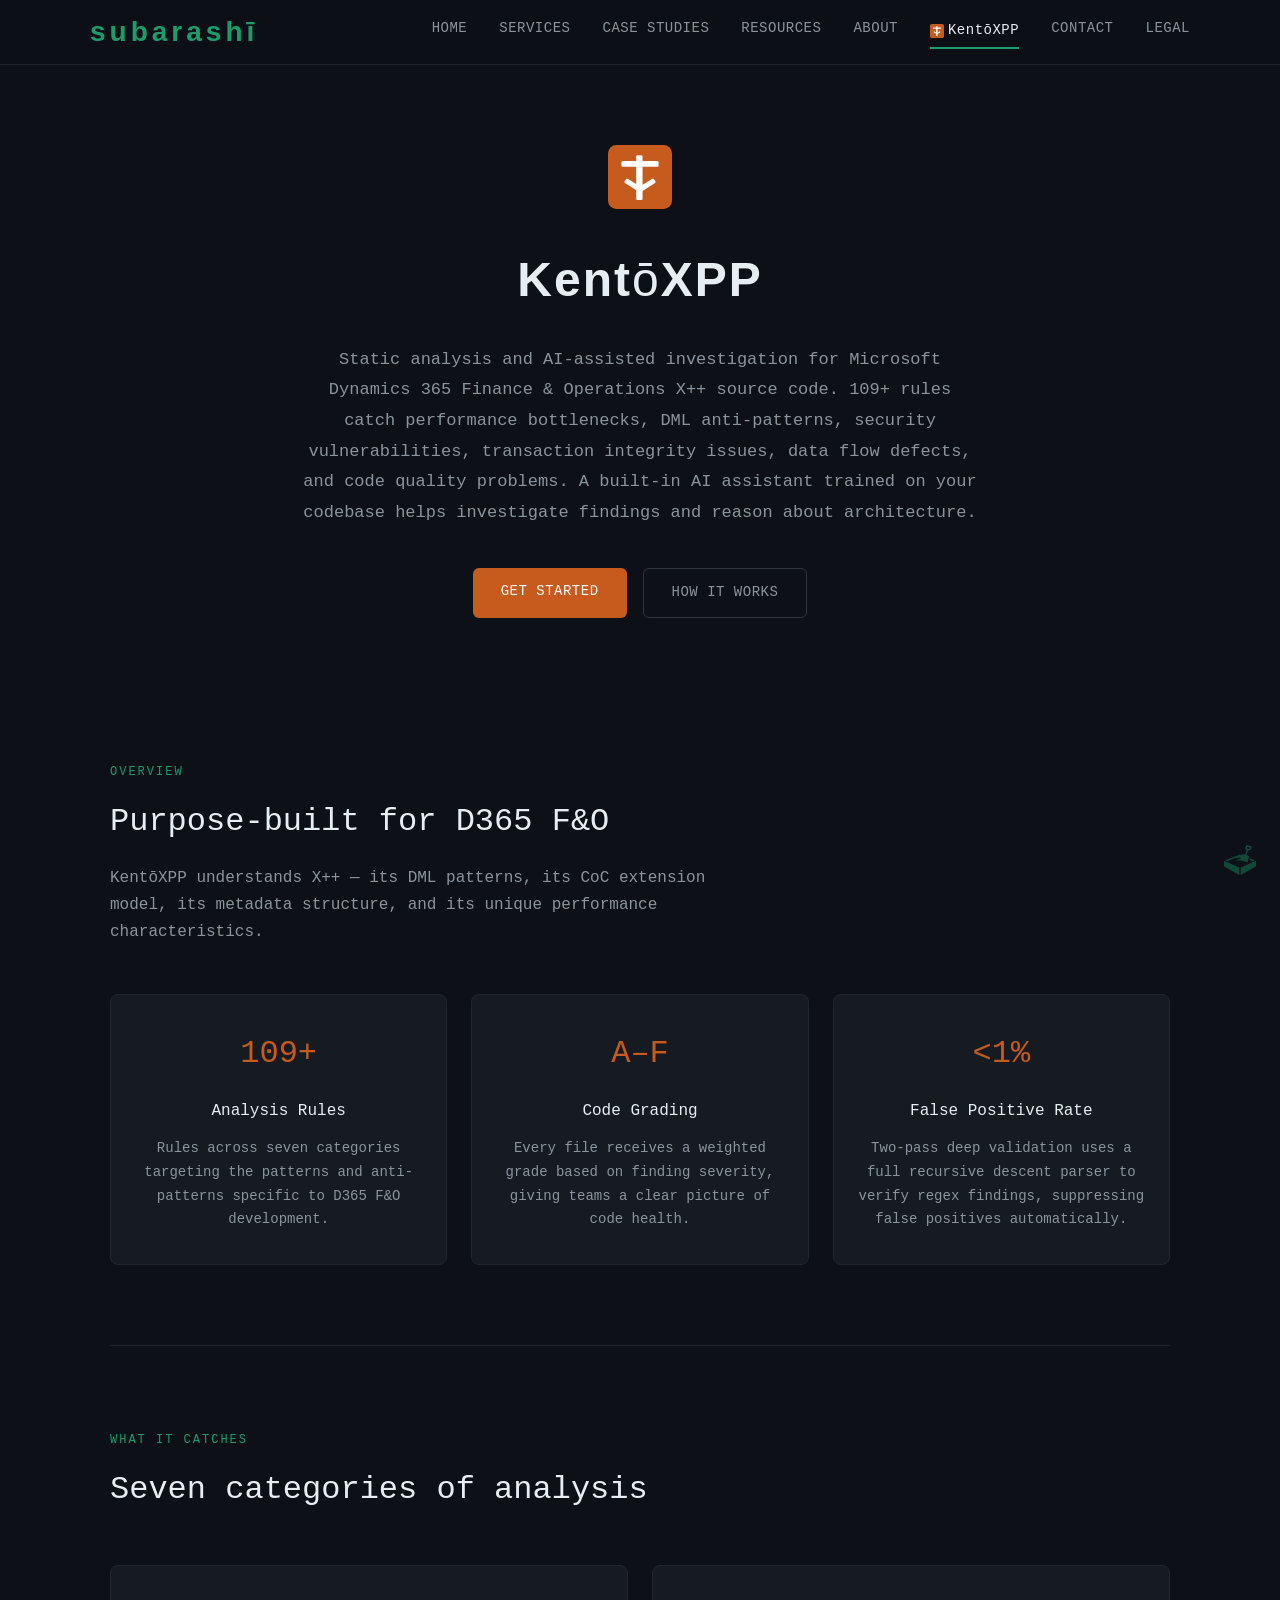
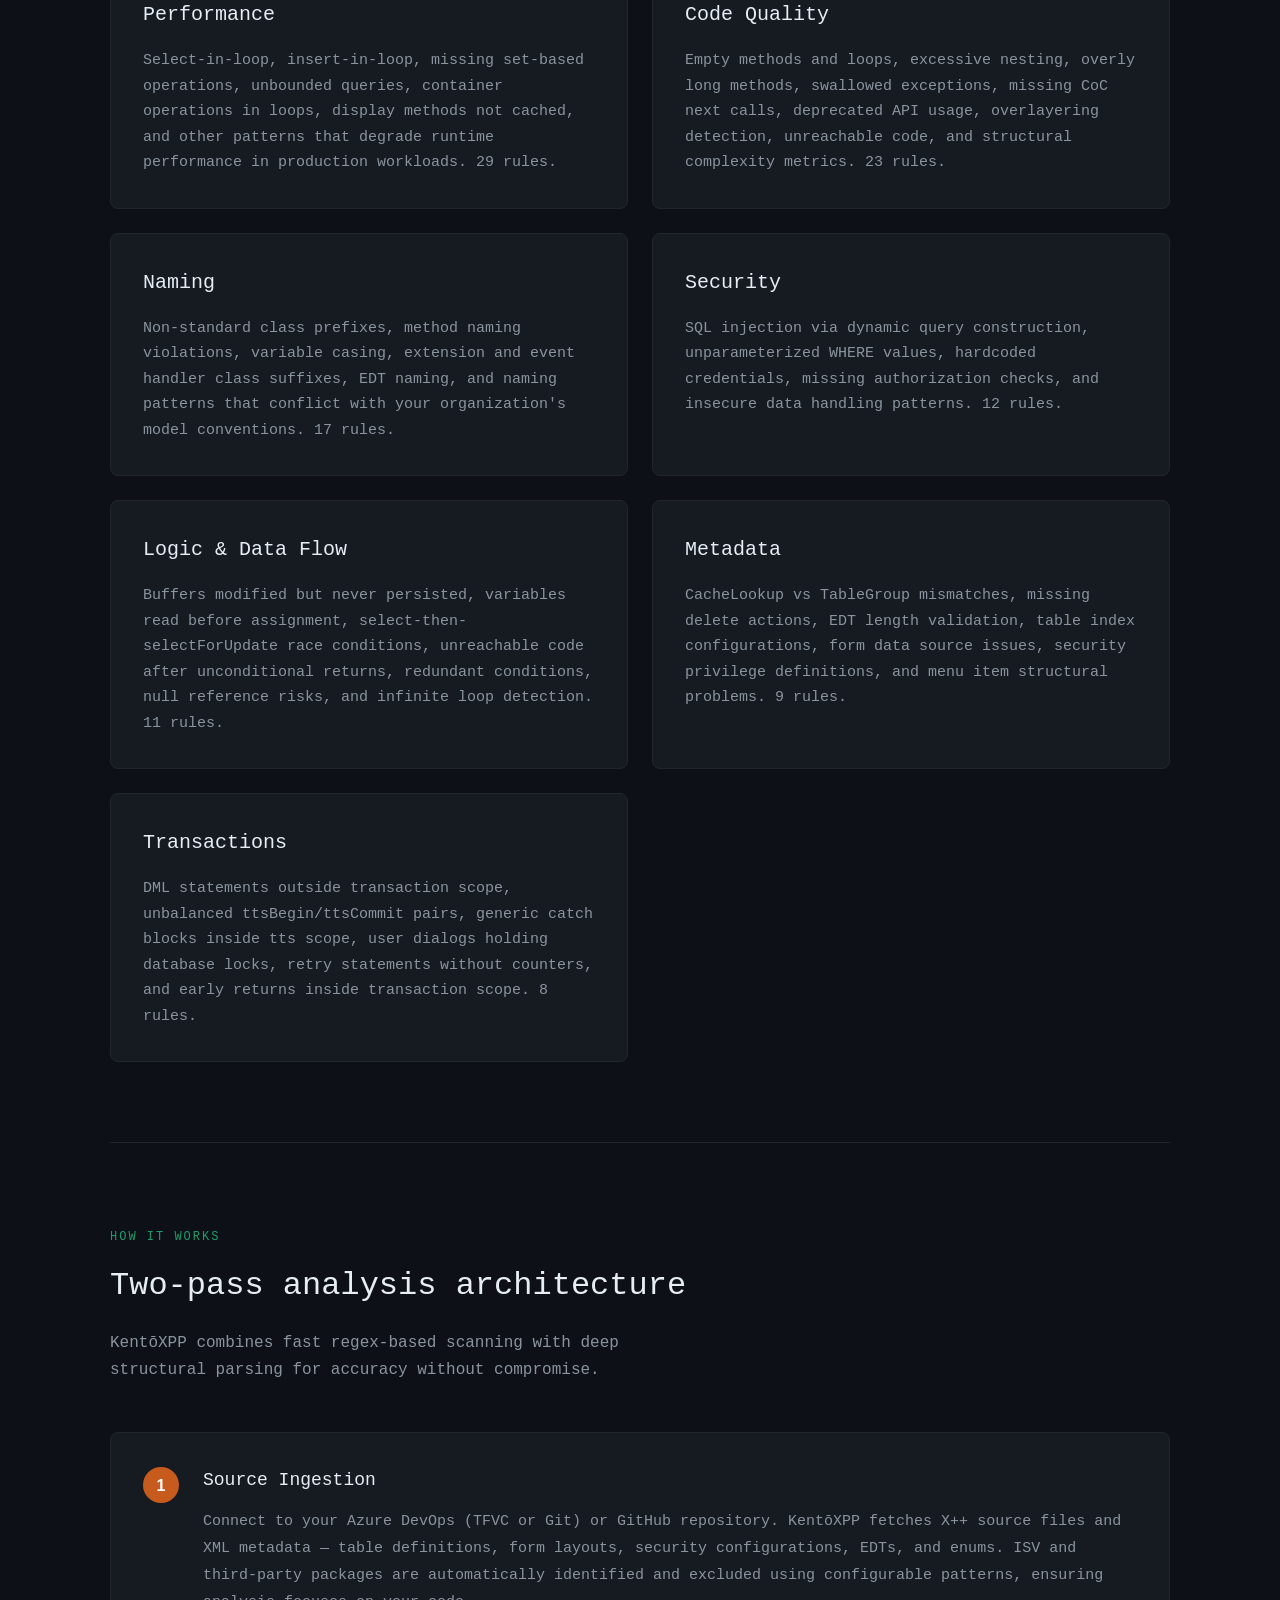
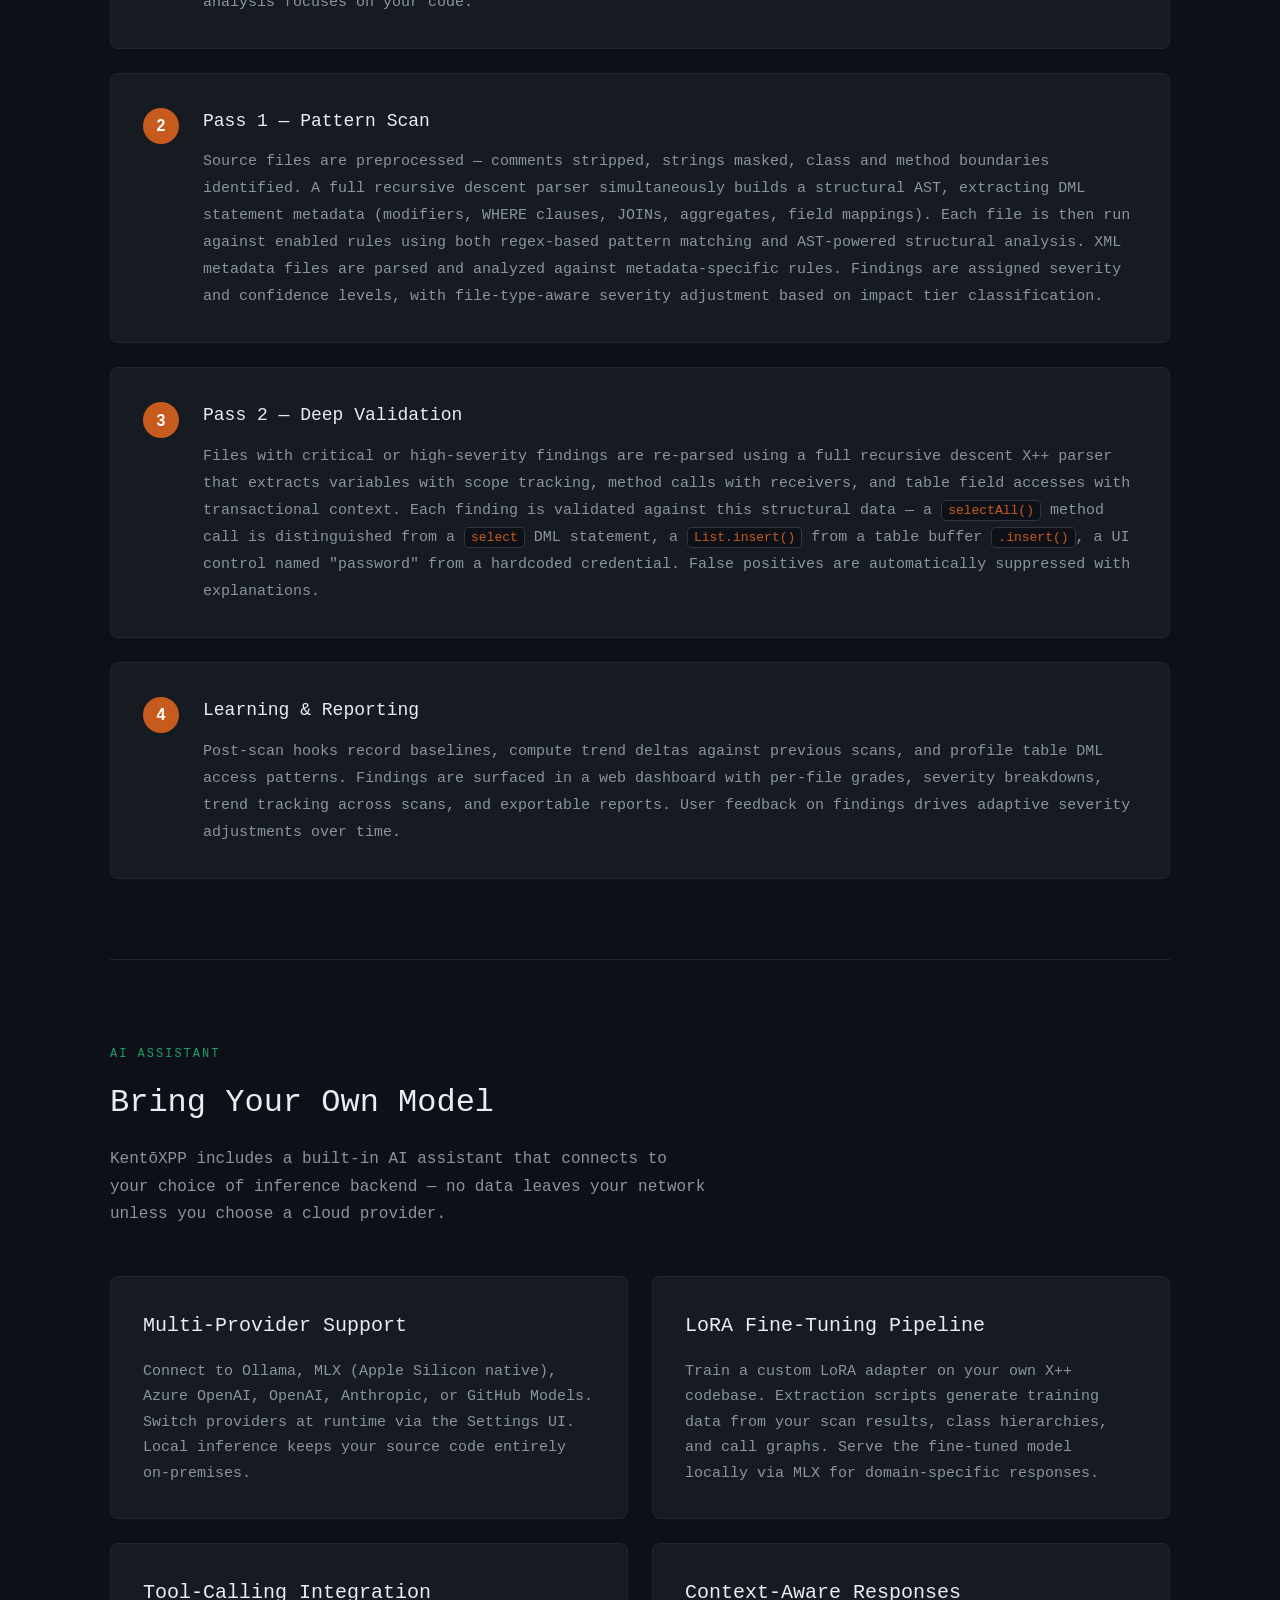
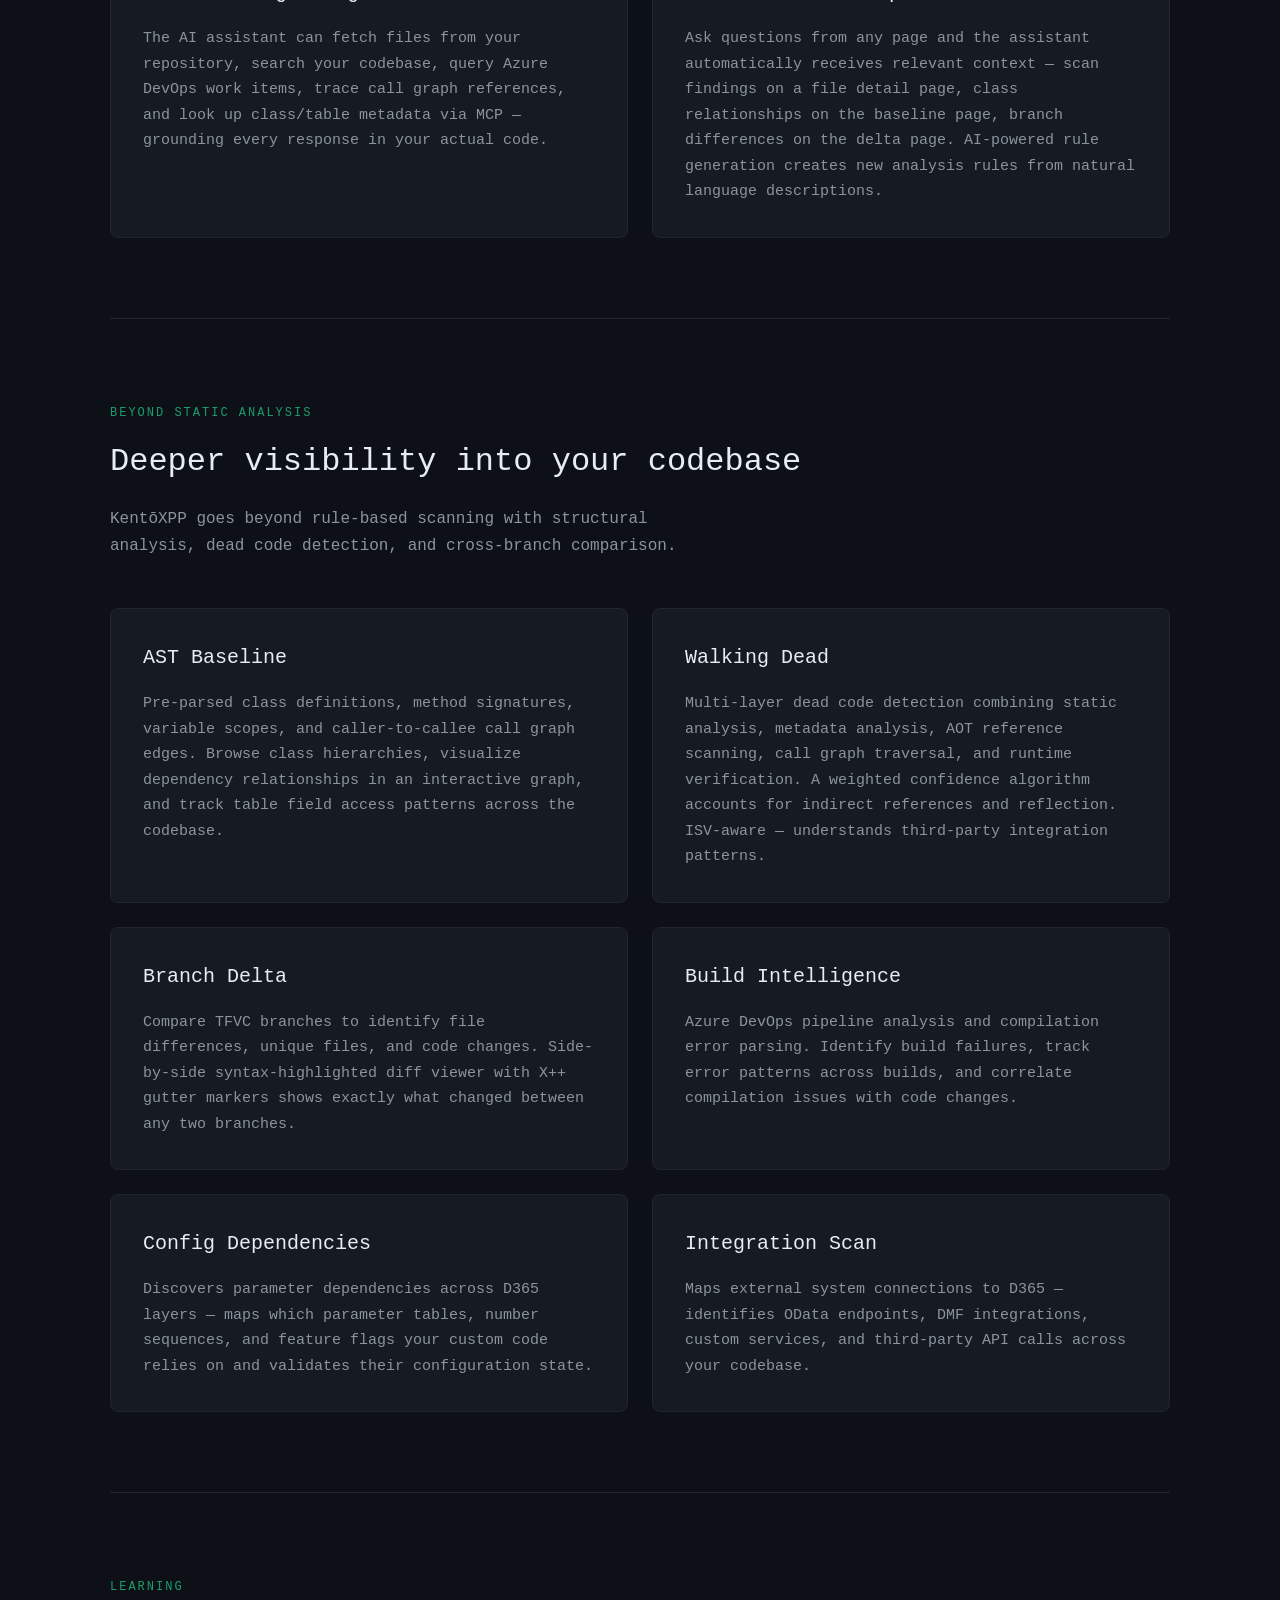
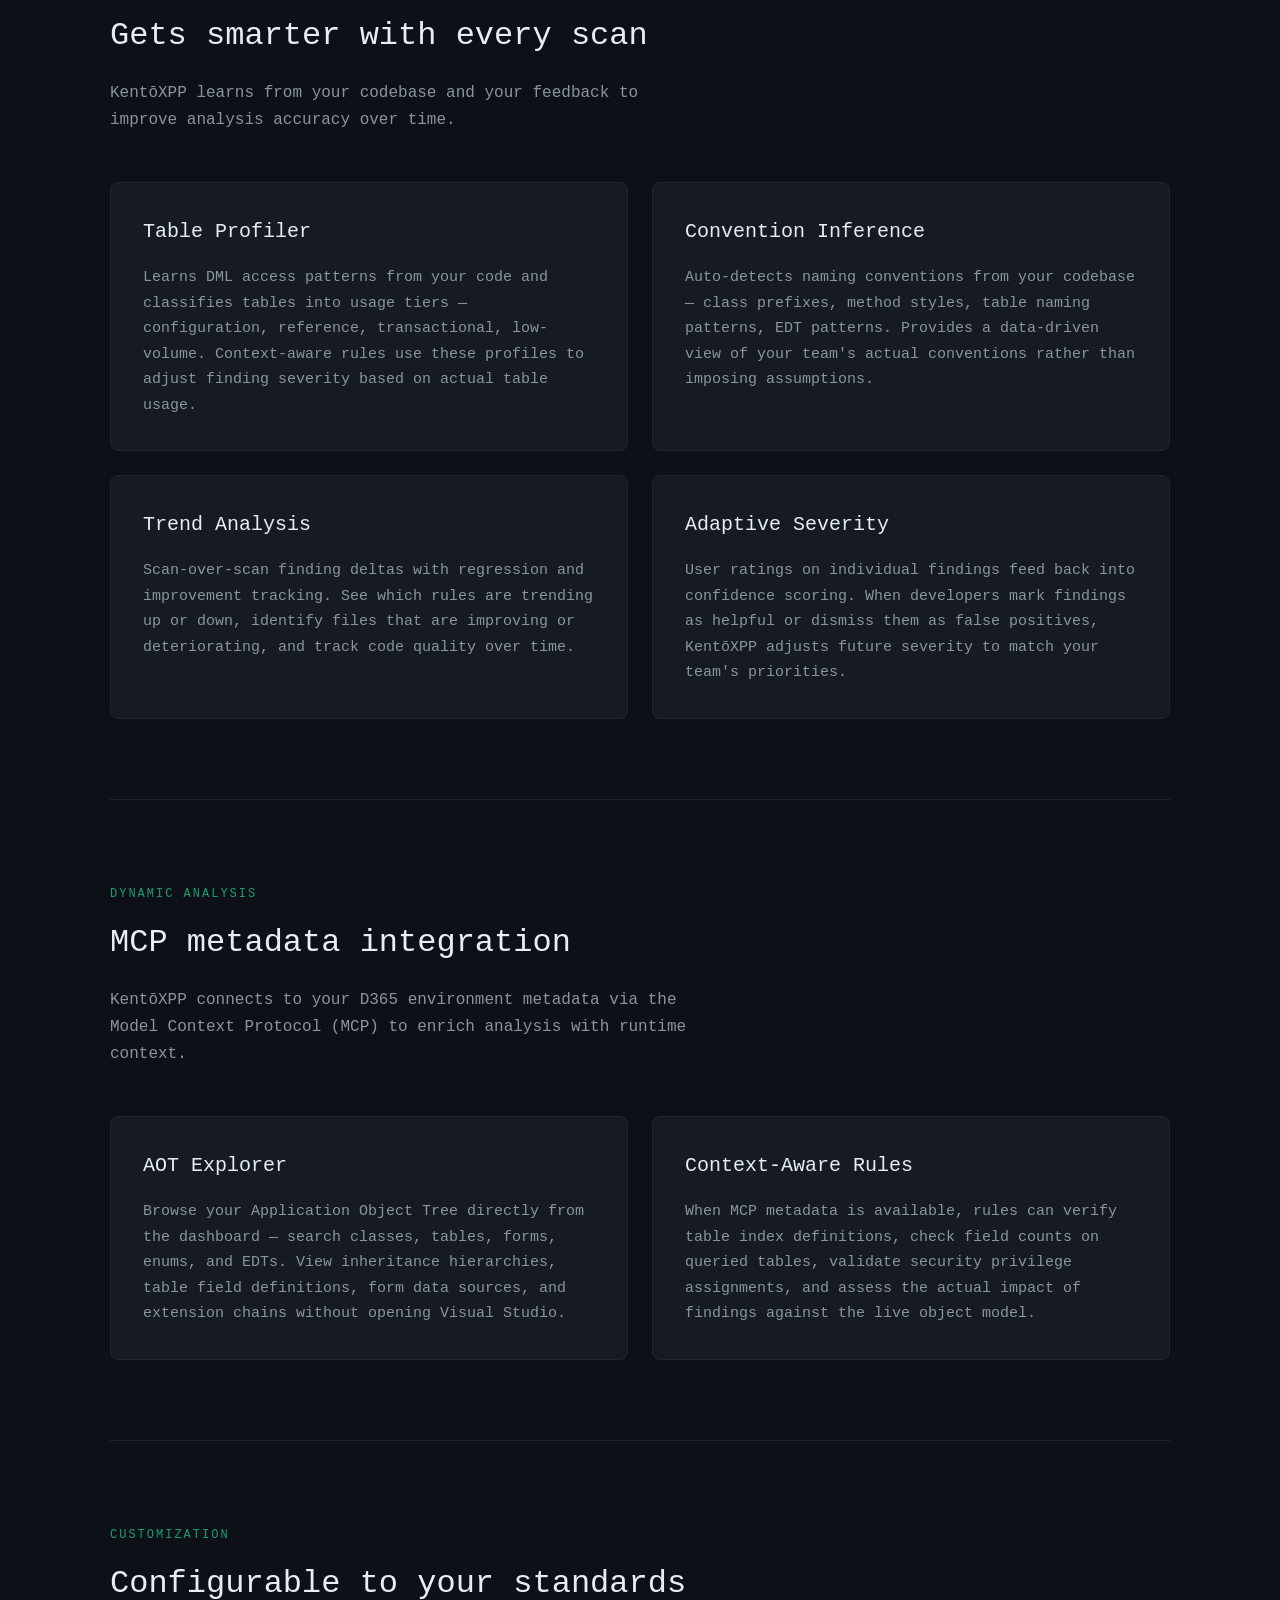
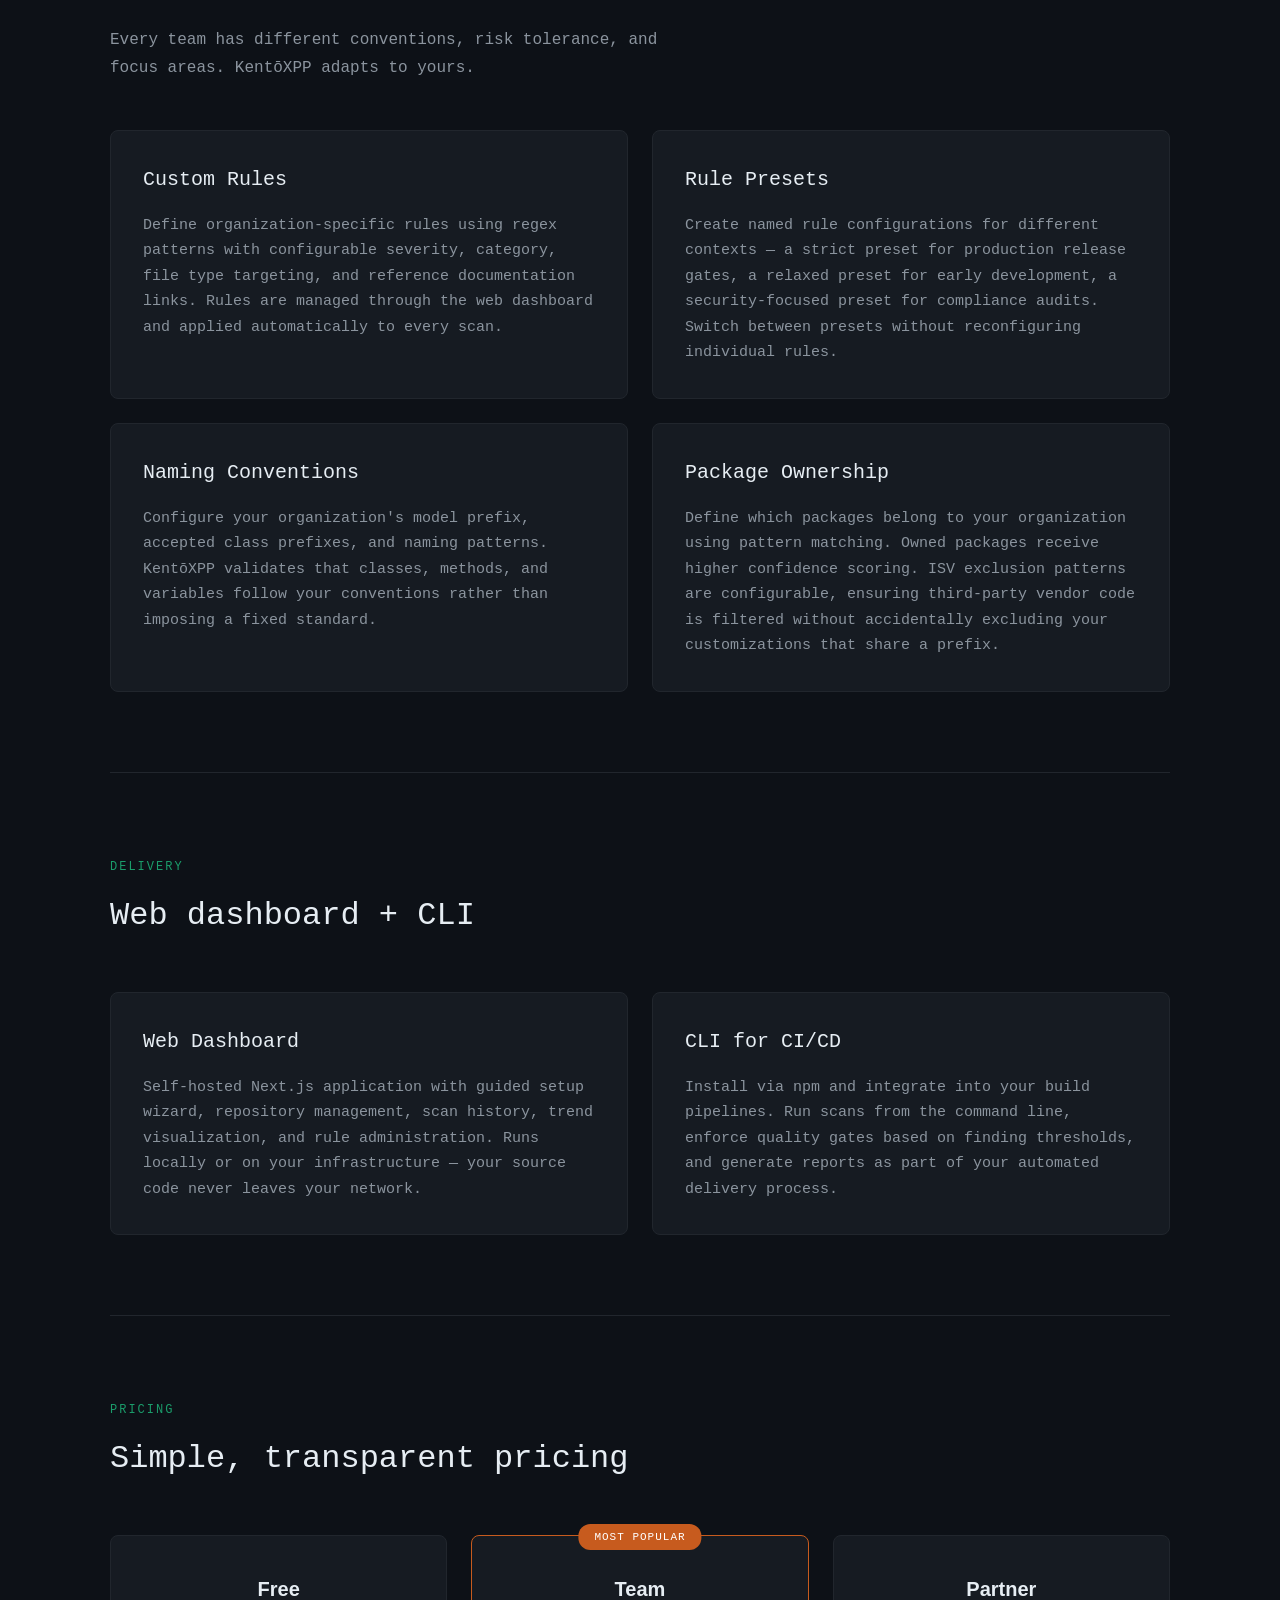
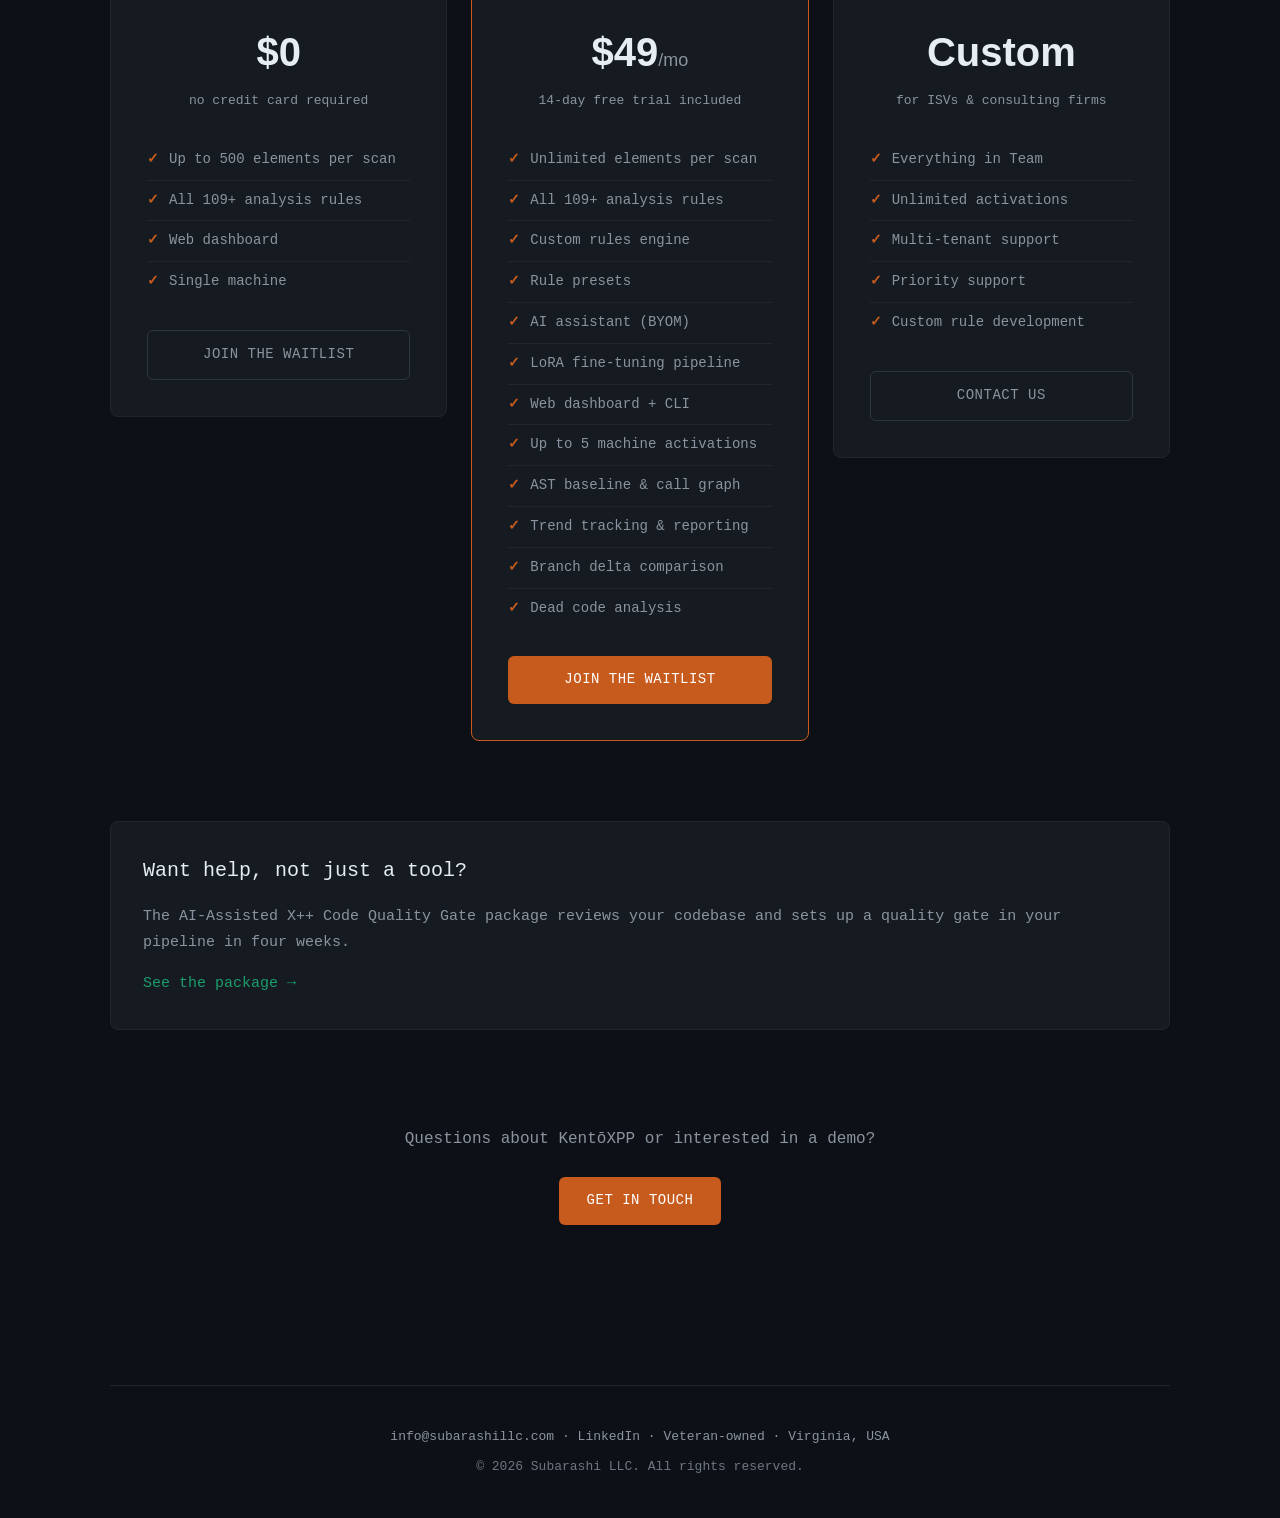
<file: kentoxpp.html>
<!DOCTYPE html>
<html lang="en">
<head>
    <script data-goatcounter="https://subarashillc.goatcounter.com/count" async src="//gc.zgo.at/count.js"></script>
    <meta charset="UTF-8">
    <meta name="viewport" content="width=device-width, initial-scale=1.0">
    <title>Kent&#333;XPP: X++ Static Analysis for D365 F&amp;O | Subarashi LLC</title>
    <meta name="description" content="Static analysis and AI-assisted investigation for Microsoft Dynamics 365 Finance &amp; Operations X++ source code. 109+ rules, code grading, and a built-in AI assistant.">
    <link rel="canonical" href="https://subarashillc.com/kentoxpp.html">
    <meta property="og:type" content="website">
    <meta property="og:site_name" content="Subarashi LLC">
    <meta property="og:url" content="https://subarashillc.com/kentoxpp.html">
    <meta property="og:title" content="KentōXPP: X++ Static Analysis for D365 F&amp;O | Subarashi LLC">
    <meta property="og:description" content="Static analysis and AI-assisted investigation for Microsoft Dynamics 365 Finance &amp; Operations X++ source code. 109+ rules, code grading, and a built-in AI assistant.">
    <meta property="og:image" content="https://subarashillc.com/images/og-card.png">
    <meta property="og:image:width" content="1200">
    <meta property="og:image:height" content="630">
    <meta name="twitter:card" content="summary_large_image">
    <meta name="twitter:title" content="KentōXPP: X++ Static Analysis for D365 F&amp;O | Subarashi LLC">
    <meta name="twitter:description" content="Static analysis and AI-assisted investigation for Microsoft Dynamics 365 Finance &amp; Operations X++ source code. 109+ rules, code grading, and a built-in AI assistant.">
    <meta name="twitter:image" content="https://subarashillc.com/images/og-card.png">
    <link rel="stylesheet" href="styles/styles.css">
    <link rel="apple-touch-icon" sizes="180x180" href="/apple-touch-icon.png">
    <link rel="icon" type="image/png" sizes="32x32" href="/favicon-32x32.png">
    <link rel="icon" type="image/png" sizes="16x16" href="/favicon-16x16.png">
    <link rel="manifest" href="/site.webmanifest">
</head>
<body>
    <nav class="site-nav">
        <div class="nav-inner">
            <a href="index.html" class="nav-logo">subarash&#299;</a>
            <button class="nav-toggle" onclick="document.querySelector('.nav-links').classList.toggle('open')" aria-label="Toggle navigation">&#9776;</button>
            <ul class="nav-links">
                <li><a href="index.html">Home</a></li>
                <li><a href="services.html">Services</a></li>
                <li><a href="case-studies.html">Case Studies</a></li>
                <li><a href="resources.html">Resources</a></li>
                <li><a href="about.html">About</a></li>
                <li><a href="kentoxpp.html" class="active nav-product-link"><svg xmlns="http://www.w3.org/2000/svg" width="14" height="14" viewBox="0 0 512 512" style="vertical-align: -1px; margin-right: 4px;"><rect width="512" height="512" rx="66.56" fill="#C75B1E"/><rect x="225.280" y="81.920" width="51.200" height="358.400" rx="10.240" fill="#FFFFFF"/><rect x="107.520" y="128.000" width="296.960" height="46.080" rx="10.240" fill="#FFFFFF"/><rect x="128.000" y="296.960" width="138.240" height="40.960" rx="10.240" fill="#FFFFFF" transform="rotate(32 194.560 317.440)"/><rect x="245.760" y="296.960" width="138.240" height="40.960" rx="10.240" fill="#FFFFFF" transform="rotate(-32 317.440 317.440)"/></svg>Kent&#333;XPP</a></li>
                <li><a href="contact.html">Contact</a></li>
                <li><a href="legal.html">Legal</a></li>
            </ul>
        </div>
    </nav>

    <div class="container">

        <!-- Product Hero -->
        <section class="product-hero">
            <div class="product-hero-logo">
                <svg xmlns="http://www.w3.org/2000/svg" width="64" height="64" viewBox="0 0 512 512">
                    <rect width="512" height="512" rx="66.56" fill="#C75B1E"/>
                    <rect x="225.280" y="81.920" width="51.200" height="358.400" rx="10.240" fill="#FFFFFF"/>
                    <rect x="107.520" y="128.000" width="296.960" height="46.080" rx="10.240" fill="#FFFFFF"/>
                    <rect x="128.000" y="296.960" width="138.240" height="40.960" rx="10.240" fill="#FFFFFF" transform="rotate(32 194.560 317.440)"/>
                    <rect x="245.760" y="296.960" width="138.240" height="40.960" rx="10.240" fill="#FFFFFF" transform="rotate(-32 317.440 317.440)"/>
                </svg>
            </div>
            <h1>Kent<span class="product-accent">&#333;</span>XPP</h1>
            <p>Static analysis and AI-assisted investigation for Microsoft Dynamics 365 Finance &amp; Operations X++ source code. 109+ rules catch performance bottlenecks, DML anti-patterns, security vulnerabilities, transaction integrity issues, data flow defects, and code quality problems. A built-in AI assistant trained on your codebase helps investigate findings and reason about architecture.</p>
            <div class="hero-cta">
                <a href="#pricing" class="btn btn-product">Get Started</a>
                <a href="#how-it-works" class="btn btn-outline">How It Works</a>
            </div>
        </section>

        <!-- Overview -->
        <section class="section section-divider">
            <div class="section-header">
                <span class="section-label">Overview</span>
                <h2>Purpose-built for D365 F&amp;O</h2>
                <p>Kent&#333;XPP understands X++ &mdash; its DML patterns, its CoC extension model, its metadata structure, and its unique performance characteristics.</p>
            </div>

            <div class="highlights">
                <div class="highlight-card">
                    <span class="highlight-icon" style="color: #C75B1E;">109+</span>
                    <h3>Analysis Rules</h3>
                    <p>Rules across seven categories targeting the patterns and anti-patterns specific to D365 F&amp;O development.</p>
                </div>
                <div class="highlight-card">
                    <span class="highlight-icon" style="color: #C75B1E;">A&ndash;F</span>
                    <h3>Code Grading</h3>
                    <p>Every file receives a weighted grade based on finding severity, giving teams a clear picture of code health.</p>
                </div>
                <div class="highlight-card">
                    <span class="highlight-icon" style="color: #C75B1E;">&lt;1%</span>
                    <h3>False Positive Rate</h3>
                    <p>Two-pass deep validation uses a full recursive descent parser to verify regex findings, suppressing false positives automatically.</p>
                </div>
            </div>
        </section>

        <!-- Rule Categories -->
        <section class="section section-divider">
            <div class="section-header">
                <span class="section-label">What It Catches</span>
                <h2>Seven categories of analysis</h2>
            </div>

            <div class="card-grid card-grid-2">
                <div class="card">
                    <h3>Performance</h3>
                    <p>Select-in-loop, insert-in-loop, missing set-based operations, unbounded queries, container operations in loops, display methods not cached, and other patterns that degrade runtime performance in production workloads. 29 rules.</p>
                </div>
                <div class="card">
                    <h3>Code Quality</h3>
                    <p>Empty methods and loops, excessive nesting, overly long methods, swallowed exceptions, missing CoC next calls, deprecated API usage, overlayering detection, unreachable code, and structural complexity metrics. 23 rules.</p>
                </div>
                <div class="card">
                    <h3>Naming</h3>
                    <p>Non-standard class prefixes, method naming violations, variable casing, extension and event handler class suffixes, EDT naming, and naming patterns that conflict with your organization's model conventions. 17 rules.</p>
                </div>
                <div class="card">
                    <h3>Security</h3>
                    <p>SQL injection via dynamic query construction, unparameterized WHERE values, hardcoded credentials, missing authorization checks, and insecure data handling patterns. 12 rules.</p>
                </div>
                <div class="card">
                    <h3>Logic &amp; Data Flow</h3>
                    <p>Buffers modified but never persisted, variables read before assignment, select-then-selectForUpdate race conditions, unreachable code after unconditional returns, redundant conditions, null reference risks, and infinite loop detection. 11 rules.</p>
                </div>
                <div class="card">
                    <h3>Metadata</h3>
                    <p>CacheLookup vs TableGroup mismatches, missing delete actions, EDT length validation, table index configurations, form data source issues, security privilege definitions, and menu item structural problems. 9 rules.</p>
                </div>
                <div class="card">
                    <h3>Transactions</h3>
                    <p>DML statements outside transaction scope, unbalanced ttsBegin/ttsCommit pairs, generic catch blocks inside tts scope, user dialogs holding database locks, retry statements without counters, and early returns inside transaction scope. 8 rules.</p>
                </div>
            </div>
        </section>

        <!-- How It Works -->
        <section id="how-it-works" class="section section-divider">
            <div class="section-header">
                <span class="section-label">How It Works</span>
                <h2>Two-pass analysis architecture</h2>
                <p>Kent&#333;XPP combines fast regex-based scanning with deep structural parsing for accuracy without compromise.</p>
            </div>

            <div class="product-flow">
                <div class="flow-step">
                    <div class="flow-step-number">1</div>
                    <div class="flow-step-content">
                        <h3>Source Ingestion</h3>
                        <p>Connect to your Azure DevOps (TFVC or Git) or GitHub repository. Kent&#333;XPP fetches X++ source files and XML metadata &mdash; table definitions, form layouts, security configurations, EDTs, and enums. ISV and third-party packages are automatically identified and excluded using configurable patterns, ensuring analysis focuses on your code.</p>
                    </div>
                </div>

                <div class="flow-step">
                    <div class="flow-step-number">2</div>
                    <div class="flow-step-content">
                        <h3>Pass 1 &mdash; Pattern Scan</h3>
                        <p>Source files are preprocessed &mdash; comments stripped, strings masked, class and method boundaries identified. A full recursive descent parser simultaneously builds a structural AST, extracting DML statement metadata (modifiers, WHERE clauses, JOINs, aggregates, field mappings). Each file is then run against enabled rules using both regex-based pattern matching and AST-powered structural analysis. XML metadata files are parsed and analyzed against metadata-specific rules. Findings are assigned severity and confidence levels, with file-type-aware severity adjustment based on impact tier classification.</p>
                    </div>
                </div>

                <div class="flow-step">
                    <div class="flow-step-number">3</div>
                    <div class="flow-step-content">
                        <h3>Pass 2 &mdash; Deep Validation</h3>
                        <p>Files with critical or high-severity findings are re-parsed using a full recursive descent X++ parser that extracts variables with scope tracking, method calls with receivers, and table field accesses with transactional context. Each finding is validated against this structural data &mdash; a <code>selectAll()</code> method call is distinguished from a <code>select</code> DML statement, a <code>List.insert()</code> from a table buffer <code>.insert()</code>, a UI control named "password" from a hardcoded credential. False positives are automatically suppressed with explanations.</p>
                    </div>
                </div>

                <div class="flow-step">
                    <div class="flow-step-number">4</div>
                    <div class="flow-step-content">
                        <h3>Learning &amp; Reporting</h3>
                        <p>Post-scan hooks record baselines, compute trend deltas against previous scans, and profile table DML access patterns. Findings are surfaced in a web dashboard with per-file grades, severity breakdowns, trend tracking across scans, and exportable reports. User feedback on findings drives adaptive severity adjustments over time.</p>
                    </div>
                </div>
            </div>
        </section>

        <!-- AI Assistant -->
        <section class="section section-divider">
            <div class="section-header">
                <span class="section-label">AI Assistant</span>
                <h2>Bring Your Own Model</h2>
                <p>Kent&#333;XPP includes a built-in AI assistant that connects to your choice of inference backend &mdash; no data leaves your network unless you choose a cloud provider.</p>
            </div>

            <div class="card-grid card-grid-2">
                <div class="card">
                    <h3>Multi-Provider Support</h3>
                    <p>Connect to Ollama, MLX (Apple Silicon native), Azure OpenAI, OpenAI, Anthropic, or GitHub Models. Switch providers at runtime via the Settings UI. Local inference keeps your source code entirely on-premises.</p>
                </div>
                <div class="card">
                    <h3>LoRA Fine-Tuning Pipeline</h3>
                    <p>Train a custom LoRA adapter on your own X++ codebase. Extraction scripts generate training data from your scan results, class hierarchies, and call graphs. Serve the fine-tuned model locally via MLX for domain-specific responses.</p>
                </div>
                <div class="card">
                    <h3>Tool-Calling Integration</h3>
                    <p>The AI assistant can fetch files from your repository, search your codebase, query Azure DevOps work items, trace call graph references, and look up class/table metadata via MCP &mdash; grounding every response in your actual code.</p>
                </div>
                <div class="card">
                    <h3>Context-Aware Responses</h3>
                    <p>Ask questions from any page and the assistant automatically receives relevant context &mdash; scan findings on a file detail page, class relationships on the baseline page, branch differences on the delta page. AI-powered rule generation creates new analysis rules from natural language descriptions.</p>
                </div>
            </div>
        </section>

        <!-- Beyond Static Analysis -->
        <section class="section section-divider">
            <div class="section-header">
                <span class="section-label">Beyond Static Analysis</span>
                <h2>Deeper visibility into your codebase</h2>
                <p>Kent&#333;XPP goes beyond rule-based scanning with structural analysis, dead code detection, and cross-branch comparison.</p>
            </div>

            <div class="card-grid card-grid-2">
                <div class="card">
                    <h3>AST Baseline</h3>
                    <p>Pre-parsed class definitions, method signatures, variable scopes, and caller-to-callee call graph edges. Browse class hierarchies, visualize dependency relationships in an interactive graph, and track table field access patterns across the codebase.</p>
                </div>
                <div class="card">
                    <h3>Walking Dead</h3>
                    <p>Multi-layer dead code detection combining static analysis, metadata analysis, AOT reference scanning, call graph traversal, and runtime verification. A weighted confidence algorithm accounts for indirect references and reflection. ISV-aware &mdash; understands third-party integration patterns.</p>
                </div>
                <div class="card">
                    <h3>Branch Delta</h3>
                    <p>Compare TFVC branches to identify file differences, unique files, and code changes. Side-by-side syntax-highlighted diff viewer with X++ gutter markers shows exactly what changed between any two branches.</p>
                </div>
                <div class="card">
                    <h3>Build Intelligence</h3>
                    <p>Azure DevOps pipeline analysis and compilation error parsing. Identify build failures, track error patterns across builds, and correlate compilation issues with code changes.</p>
                </div>
                <div class="card">
                    <h3>Config Dependencies</h3>
                    <p>Discovers parameter dependencies across D365 layers &mdash; maps which parameter tables, number sequences, and feature flags your custom code relies on and validates their configuration state.</p>
                </div>
                <div class="card">
                    <h3>Integration Scan</h3>
                    <p>Maps external system connections to D365 &mdash; identifies OData endpoints, DMF integrations, custom services, and third-party API calls across your codebase.</p>
                </div>
            </div>
        </section>

        <!-- Learning Capabilities -->
        <section class="section section-divider">
            <div class="section-header">
                <span class="section-label">Learning</span>
                <h2>Gets smarter with every scan</h2>
                <p>Kent&#333;XPP learns from your codebase and your feedback to improve analysis accuracy over time.</p>
            </div>

            <div class="card-grid card-grid-2">
                <div class="card">
                    <h3>Table Profiler</h3>
                    <p>Learns DML access patterns from your code and classifies tables into usage tiers &mdash; configuration, reference, transactional, low-volume. Context-aware rules use these profiles to adjust finding severity based on actual table usage.</p>
                </div>
                <div class="card">
                    <h3>Convention Inference</h3>
                    <p>Auto-detects naming conventions from your codebase &mdash; class prefixes, method styles, table naming patterns, EDT patterns. Provides a data-driven view of your team's actual conventions rather than imposing assumptions.</p>
                </div>
                <div class="card">
                    <h3>Trend Analysis</h3>
                    <p>Scan-over-scan finding deltas with regression and improvement tracking. See which rules are trending up or down, identify files that are improving or deteriorating, and track code quality over time.</p>
                </div>
                <div class="card">
                    <h3>Adaptive Severity</h3>
                    <p>User ratings on individual findings feed back into confidence scoring. When developers mark findings as helpful or dismiss them as false positives, Kent&#333;XPP adjusts future severity to match your team's priorities.</p>
                </div>
            </div>
        </section>

        <!-- MCP / Dynamic -->
        <section class="section section-divider">
            <div class="section-header">
                <span class="section-label">Dynamic Analysis</span>
                <h2>MCP metadata integration</h2>
                <p>Kent&#333;XPP connects to your D365 environment metadata via the Model Context Protocol (MCP) to enrich analysis with runtime context.</p>
            </div>

            <div class="card-grid card-grid-2">
                <div class="card">
                    <h3>AOT Explorer</h3>
                    <p>Browse your Application Object Tree directly from the dashboard &mdash; search classes, tables, forms, enums, and EDTs. View inheritance hierarchies, table field definitions, form data sources, and extension chains without opening Visual Studio.</p>
                </div>
                <div class="card">
                    <h3>Context-Aware Rules</h3>
                    <p>When MCP metadata is available, rules can verify table index definitions, check field counts on queried tables, validate security privilege assignments, and assess the actual impact of findings against the live object model.</p>
                </div>
            </div>
        </section>

        <!-- Customization -->
        <section class="section section-divider">
            <div class="section-header">
                <span class="section-label">Customization</span>
                <h2>Configurable to your standards</h2>
                <p>Every team has different conventions, risk tolerance, and focus areas. Kent&#333;XPP adapts to yours.</p>
            </div>

            <div class="card-grid card-grid-2">
                <div class="card">
                    <h3>Custom Rules</h3>
                    <p>Define organization-specific rules using regex patterns with configurable severity, category, file type targeting, and reference documentation links. Rules are managed through the web dashboard and applied automatically to every scan.</p>
                </div>
                <div class="card">
                    <h3>Rule Presets</h3>
                    <p>Create named rule configurations for different contexts &mdash; a strict preset for production release gates, a relaxed preset for early development, a security-focused preset for compliance audits. Switch between presets without reconfiguring individual rules.</p>
                </div>
                <div class="card">
                    <h3>Naming Conventions</h3>
                    <p>Configure your organization's model prefix, accepted class prefixes, and naming patterns. Kent&#333;XPP validates that classes, methods, and variables follow your conventions rather than imposing a fixed standard.</p>
                </div>
                <div class="card">
                    <h3>Package Ownership</h3>
                    <p>Define which packages belong to your organization using pattern matching. Owned packages receive higher confidence scoring. ISV exclusion patterns are configurable, ensuring third-party vendor code is filtered without accidentally excluding your customizations that share a prefix.</p>
                </div>
            </div>
        </section>

        <!-- Delivery -->
        <section class="section section-divider">
            <div class="section-header">
                <span class="section-label">Delivery</span>
                <h2>Web dashboard + CLI</h2>
            </div>

            <div class="card-grid card-grid-2">
                <div class="card">
                    <h3>Web Dashboard</h3>
                    <p>Self-hosted Next.js application with guided setup wizard, repository management, scan history, trend visualization, and rule administration. Runs locally or on your infrastructure &mdash; your source code never leaves your network.</p>
                </div>
                <div class="card">
                    <h3>CLI for CI/CD</h3>
                    <p>Install via npm and integrate into your build pipelines. Run scans from the command line, enforce quality gates based on finding thresholds, and generate reports as part of your automated delivery process.</p>
                </div>
            </div>
        </section>

        <!-- Pricing -->
        <section id="pricing" class="section">
            <div class="section-header">
                <span class="section-label">Pricing</span>
                <h2>Simple, transparent pricing</h2>
            </div>

            <div class="pricing-grid">
                <div class="pricing-card">
                    <div class="pricing-tier">Free</div>
                    <div class="pricing-price">$0</div>
                    <div class="pricing-period">no credit card required</div>
                    <ul class="pricing-features">
                        <li>Up to 500 elements per scan</li>
                        <li>All 109+ analysis rules</li>
                        <li>Web dashboard</li>
                        <li>Single machine</li>
                    </ul>
                    <a href="contact.html?subject=kentoxpp" class="btn btn-outline pricing-btn">Join the waitlist</a>
                </div>

                <div class="pricing-card pricing-card-featured">
                    <div class="pricing-badge">Most Popular</div>
                    <div class="pricing-tier">Team</div>
                    <div class="pricing-price">$49<span class="pricing-unit">/mo</span></div>
                    <div class="pricing-period">14-day free trial included</div>
                    <ul class="pricing-features">
                        <li>Unlimited elements per scan</li>
                        <li>All 109+ analysis rules</li>
                        <li>Custom rules engine</li>
                        <li>Rule presets</li>
                        <li>AI assistant (BYOM)</li>
                        <li>LoRA fine-tuning pipeline</li>
                        <li>Web dashboard + CLI</li>
                        <li>Up to 5 machine activations</li>
                        <li>AST baseline &amp; call graph</li>
                        <li>Trend tracking &amp; reporting</li>
                        <li>Branch delta comparison</li>
                        <li>Dead code analysis</li>
                    </ul>
                    <a href="contact.html?subject=kentoxpp" class="btn btn-product pricing-btn">Join the waitlist</a>
                </div>

                <div class="pricing-card">
                    <div class="pricing-tier">Partner</div>
                    <div class="pricing-price">Custom</div>
                    <div class="pricing-period">for ISVs &amp; consulting firms</div>
                    <ul class="pricing-features">
                        <li>Everything in Team</li>
                        <li>Unlimited activations</li>
                        <li>Multi-tenant support</li>
                        <li>Priority support</li>
                        <li>Custom rule development</li>
                    </ul>
                    <a href="contact.html" class="btn btn-outline pricing-btn">Contact Us</a>
                </div>
            </div>
        </section>

        <!-- Services cross-link -->
        <section class="section" style="padding-top: 0;">
            <div class="card">
                <h3>Want help, not just a tool?</h3>
                <p>The AI-Assisted X++ Code Quality Gate package reviews your codebase and sets up a quality gate in your pipeline in four weeks.</p>
                <p style="margin-top: 16px;"><a href="services.html#code-quality-gate">See the package &rarr;</a></p>
            </div>
        </section>

        <!-- CTA -->
        <section class="section" style="text-align: center; padding-top: 0;">
            <p style="color: #8b949e; margin-bottom: 24px;">Questions about Kent&#333;XPP or interested in a demo?</p>
            <a href="contact.html" class="btn btn-product">Get in Touch</a>
        </section>

        <footer class="site-footer">
            <p class="footer-meta"><a href="mailto:info@subarashillc.com">info@subarashillc.com</a> &middot; <a href="https://www.linkedin.com/in/scottheydorn/" target="_blank" rel="noopener noreferrer">LinkedIn</a> &middot; Veteran-owned &middot; Virginia, USA</p>
            <p>&copy; 2026 Subarashi LLC. All rights reserved.</p>
        </footer>
    </div>


    <a href="sandbox.html" class="sandbox-link" aria-label="Sandbox"></a>
</body>
</html>
</file>
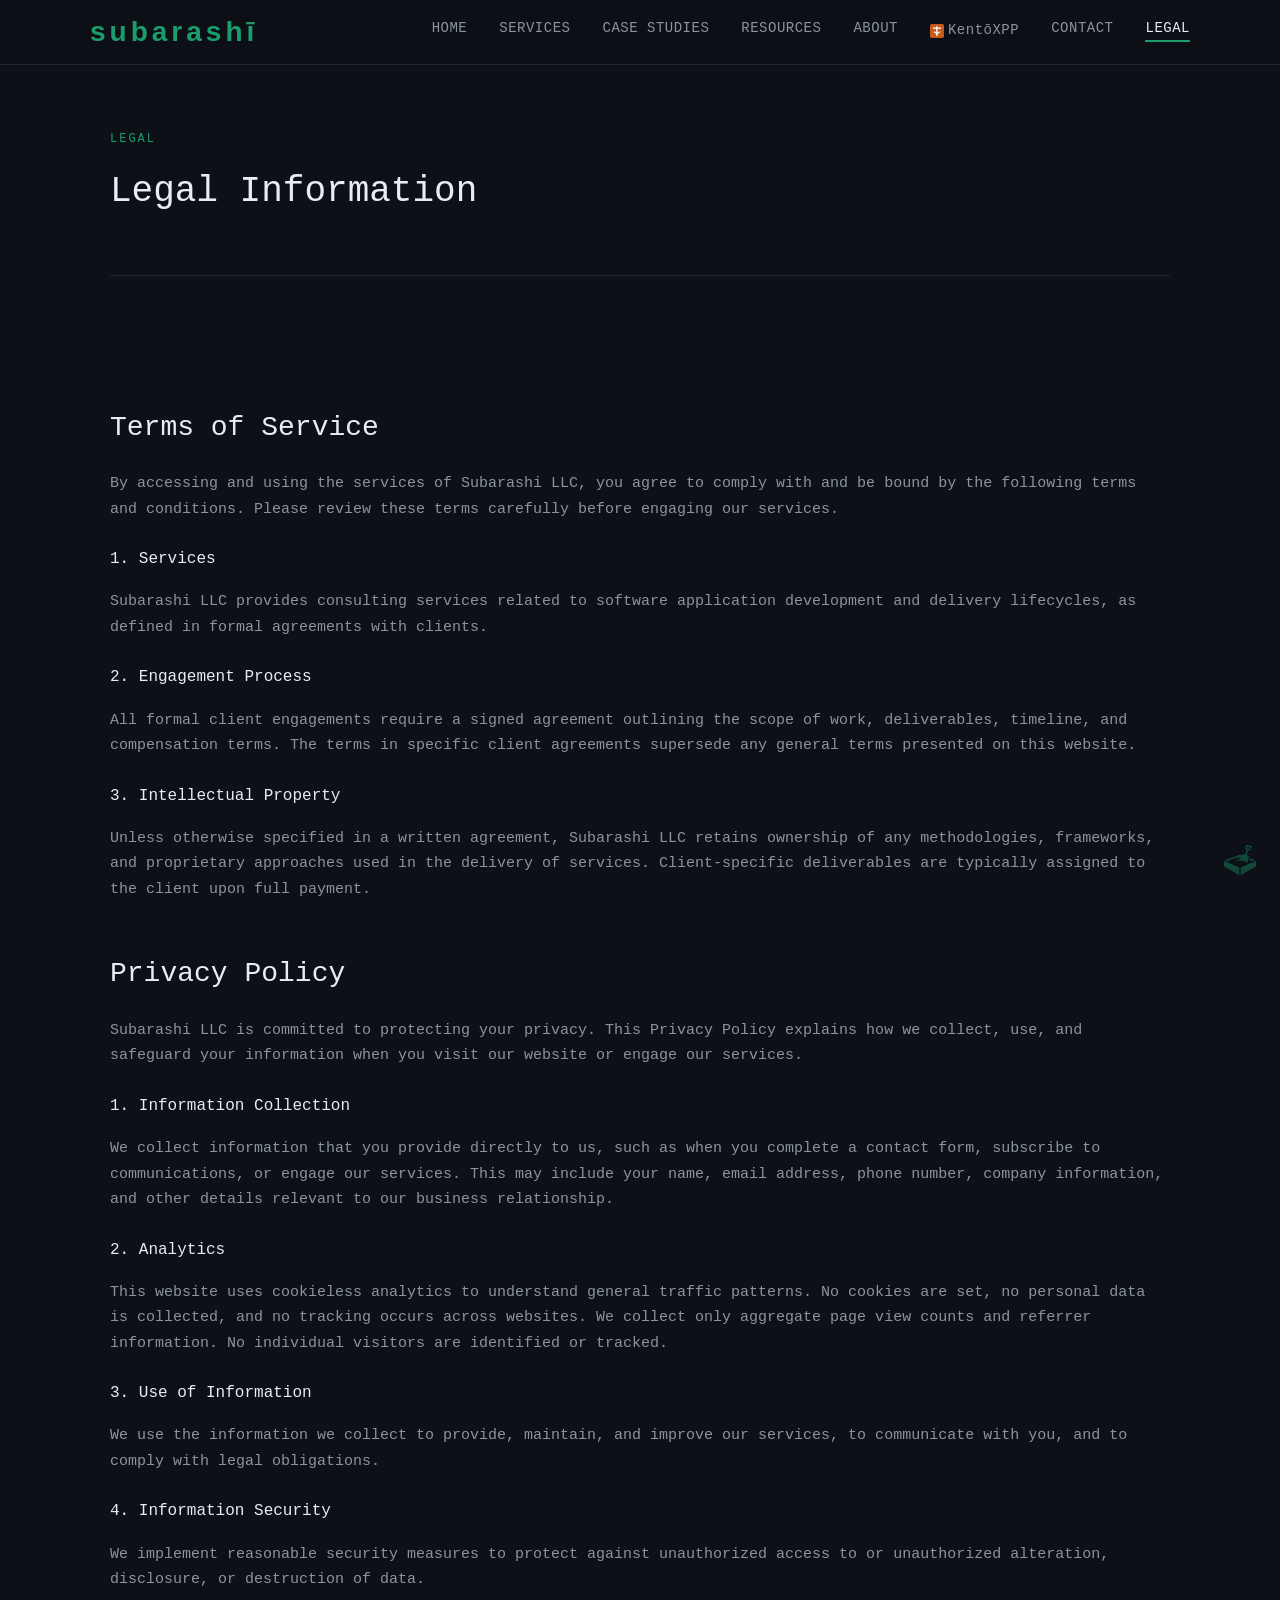
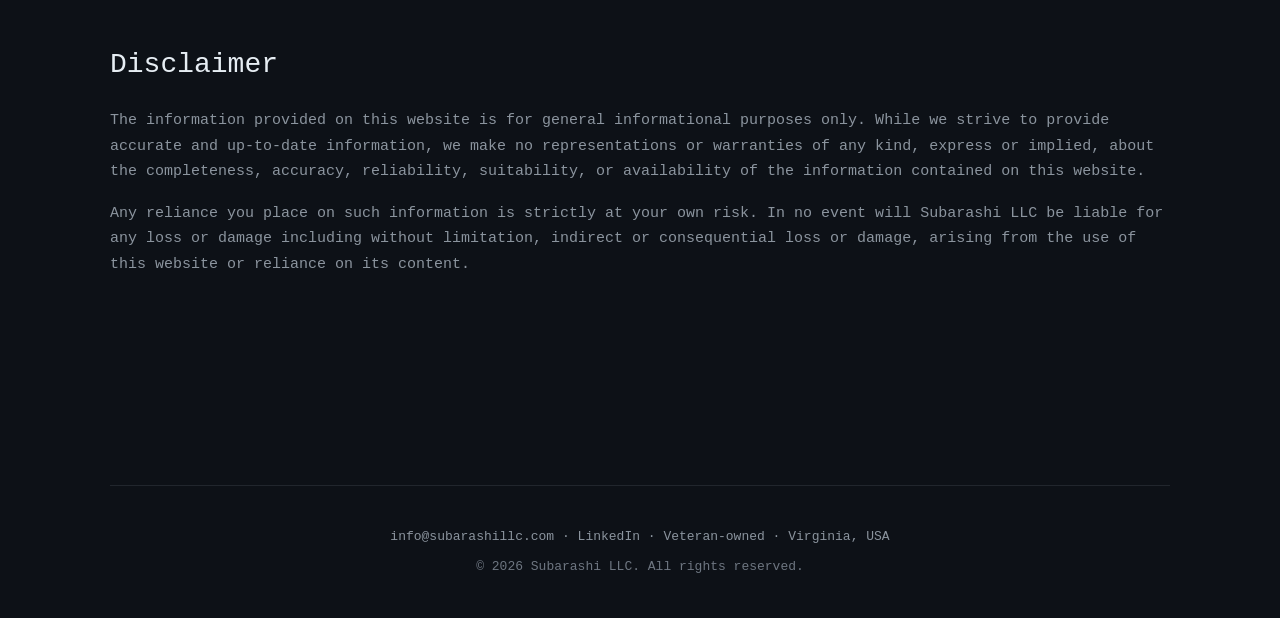
<file: legal.html>
<!DOCTYPE html>
<html lang="en">
<head>
    <script data-goatcounter="https://subarashillc.goatcounter.com/count" async src="//gc.zgo.at/count.js"></script>
    <meta charset="UTF-8">
    <meta name="viewport" content="width=device-width, initial-scale=1.0">
    <title>Legal | Subarashi LLC</title>
    <meta name="description" content="Legal notices and disclaimers for subarashillc.com, the website of Subarashi LLC.">
    <link rel="canonical" href="https://subarashillc.com/legal.html">
    <meta property="og:type" content="website">
    <meta property="og:site_name" content="Subarashi LLC">
    <meta property="og:url" content="https://subarashillc.com/legal.html">
    <meta property="og:title" content="Legal | Subarashi LLC">
    <meta property="og:description" content="Legal notices and disclaimers for subarashillc.com, the website of Subarashi LLC.">
    <meta property="og:image" content="https://subarashillc.com/images/og-card.png">
    <meta property="og:image:width" content="1200">
    <meta property="og:image:height" content="630">
    <meta name="twitter:card" content="summary_large_image">
    <meta name="twitter:title" content="Legal | Subarashi LLC">
    <meta name="twitter:description" content="Legal notices and disclaimers for subarashillc.com, the website of Subarashi LLC.">
    <meta name="twitter:image" content="https://subarashillc.com/images/og-card.png">
    <link rel="stylesheet" href="styles/styles.css">
    <link rel="apple-touch-icon" sizes="180x180" href="/apple-touch-icon.png">
    <link rel="icon" type="image/png" sizes="32x32" href="/favicon-32x32.png">
    <link rel="icon" type="image/png" sizes="16x16" href="/favicon-16x16.png">
    <link rel="manifest" href="/site.webmanifest">
</head>
<body>
    <nav class="site-nav">
        <div class="nav-inner">
            <a href="index.html" class="nav-logo">subarash&#299;</a>
            <button class="nav-toggle" onclick="document.querySelector('.nav-links').classList.toggle('open')" aria-label="Toggle navigation">&#9776;</button>
            <ul class="nav-links">
                <li><a href="index.html">Home</a></li>
                <li><a href="services.html">Services</a></li>
                <li><a href="case-studies.html">Case Studies</a></li>
                <li><a href="resources.html">Resources</a></li>
                <li><a href="about.html">About</a></li>
                <li><a href="kentoxpp.html" class="nav-product-link"><svg xmlns="http://www.w3.org/2000/svg" width="14" height="14" viewBox="0 0 512 512" style="vertical-align: -1px; margin-right: 4px;"><rect width="512" height="512" rx="66.56" fill="#C75B1E"/><rect x="225.280" y="81.920" width="51.200" height="358.400" rx="10.240" fill="#FFFFFF"/><rect x="107.520" y="128.000" width="296.960" height="46.080" rx="10.240" fill="#FFFFFF"/><rect x="128.000" y="296.960" width="138.240" height="40.960" rx="10.240" fill="#FFFFFF" transform="rotate(32 194.560 317.440)"/><rect x="245.760" y="296.960" width="138.240" height="40.960" rx="10.240" fill="#FFFFFF" transform="rotate(-32 317.440 317.440)"/></svg>Kent&#333;XPP</a></li>
                <li><a href="contact.html">Contact</a></li>
                <li><a href="legal.html" class="active">Legal</a></li>
            </ul>
        </div>
    </nav>

    <div class="container">
        <div class="page-header">
            <span class="section-label">Legal</span>
            <h1>Legal Information</h1>
        </div>

        <section class="section">
            <div class="legal-section">
                <h2>Terms of Service</h2>
                <p>By accessing and using the services of Subarashi LLC, you agree to comply with and be bound by the following terms and conditions. Please review these terms carefully before engaging our services.</p>

                <h3>1. Services</h3>
                <p>Subarashi LLC provides consulting services related to software application development and delivery lifecycles, as defined in formal agreements with clients.</p>

                <h3>2. Engagement Process</h3>
                <p>All formal client engagements require a signed agreement outlining the scope of work, deliverables, timeline, and compensation terms. The terms in specific client agreements supersede any general terms presented on this website.</p>

                <h3>3. Intellectual Property</h3>
                <p>Unless otherwise specified in a written agreement, Subarashi LLC retains ownership of any methodologies, frameworks, and proprietary approaches used in the delivery of services. Client-specific deliverables are typically assigned to the client upon full payment.</p>
            </div>

            <div class="legal-section">
                <h2>Privacy Policy</h2>
                <p>Subarashi LLC is committed to protecting your privacy. This Privacy Policy explains how we collect, use, and safeguard your information when you visit our website or engage our services.</p>

                <h3>1. Information Collection</h3>
                <p>We collect information that you provide directly to us, such as when you complete a contact form, subscribe to communications, or engage our services. This may include your name, email address, phone number, company information, and other details relevant to our business relationship.</p>

                <h3>2. Analytics</h3>
                <p>This website uses cookieless analytics to understand general traffic patterns. No cookies are set, no personal data is collected, and no tracking occurs across websites. We collect only aggregate page view counts and referrer information. No individual visitors are identified or tracked.</p>

                <h3>3. Use of Information</h3>
                <p>We use the information we collect to provide, maintain, and improve our services, to communicate with you, and to comply with legal obligations.</p>

                <h3>4. Information Security</h3>
                <p>We implement reasonable security measures to protect against unauthorized access to or unauthorized alteration, disclosure, or destruction of data.</p>
            </div>

            <div class="legal-section">
                <h2>Disclaimer</h2>
                <p>The information provided on this website is for general informational purposes only. While we strive to provide accurate and up-to-date information, we make no representations or warranties of any kind, express or implied, about the completeness, accuracy, reliability, suitability, or availability of the information contained on this website.</p>
                <p>Any reliance you place on such information is strictly at your own risk. In no event will Subarashi LLC be liable for any loss or damage including without limitation, indirect or consequential loss or damage, arising from the use of this website or reliance on its content.</p>
            </div>
        </section>

        <footer class="site-footer">
            <p class="footer-meta"><a href="mailto:info@subarashillc.com">info@subarashillc.com</a> &middot; <a href="https://www.linkedin.com/in/scottheydorn/" target="_blank" rel="noopener noreferrer">LinkedIn</a> &middot; Veteran-owned &middot; Virginia, USA</p>
            <p>&copy; 2026 Subarashi LLC. All rights reserved.</p>
        </footer>
    </div>


    <a href="sandbox.html" class="sandbox-link" aria-label="Sandbox"></a>
</body>
</html>
</file>
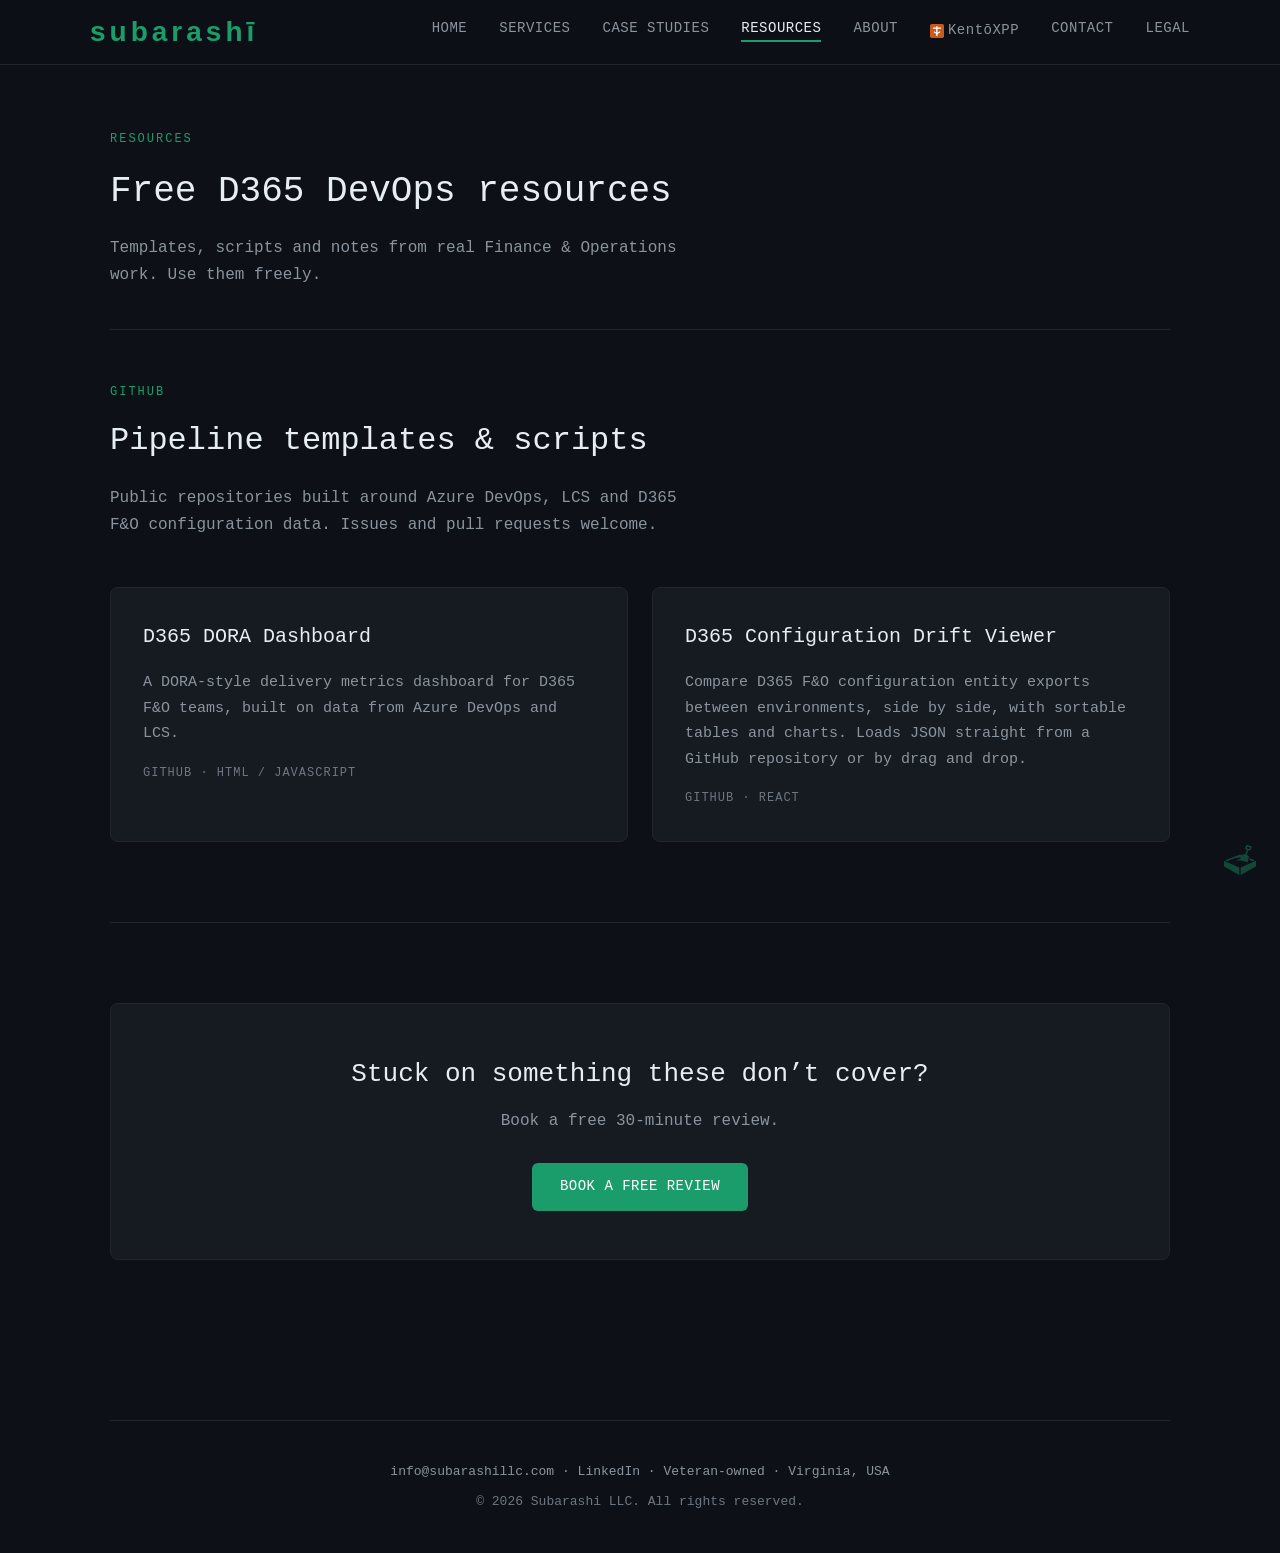
<file: resources.html>
<!DOCTYPE html>
<html lang="en">
<head>
    <script data-goatcounter="https://subarashillc.goatcounter.com/count" async src="//gc.zgo.at/count.js"></script>
    <meta charset="UTF-8">
    <meta name="viewport" content="width=device-width, initial-scale=1.0">
    <title>Free D365 DevOps Resources | Subarashi LLC</title>
    <meta name="description" content="Free templates, scripts and tools from real Dynamics 365 Finance &amp; Operations DevOps work. Use them freely.">
    <link rel="canonical" href="https://subarashillc.com/resources.html">
    <meta property="og:type" content="website">
    <meta property="og:site_name" content="Subarashi LLC">
    <meta property="og:url" content="https://subarashillc.com/resources.html">
    <meta property="og:title" content="Free D365 DevOps Resources | Subarashi LLC">
    <meta property="og:description" content="Free templates, scripts and tools from real Dynamics 365 Finance &amp; Operations DevOps work. Use them freely.">
    <meta property="og:image" content="https://subarashillc.com/images/og-card.png">
    <meta property="og:image:width" content="1200">
    <meta property="og:image:height" content="630">
    <meta name="twitter:card" content="summary_large_image">
    <meta name="twitter:title" content="Free D365 DevOps Resources | Subarashi LLC">
    <meta name="twitter:description" content="Free templates, scripts and tools from real Dynamics 365 Finance &amp; Operations DevOps work. Use them freely.">
    <meta name="twitter:image" content="https://subarashillc.com/images/og-card.png">
    <link rel="stylesheet" href="styles/styles.css">
    <link rel="apple-touch-icon" sizes="180x180" href="/apple-touch-icon.png">
    <link rel="icon" type="image/png" sizes="32x32" href="/favicon-32x32.png">
    <link rel="icon" type="image/png" sizes="16x16" href="/favicon-16x16.png">
    <link rel="manifest" href="/site.webmanifest">
</head>
<body>
    <nav class="site-nav">
        <div class="nav-inner">
            <a href="index.html" class="nav-logo">subarash&#299;</a>
            <button class="nav-toggle" onclick="document.querySelector('.nav-links').classList.toggle('open')" aria-label="Toggle navigation">&#9776;</button>
            <ul class="nav-links">
                <li><a href="index.html">Home</a></li>
                <li><a href="services.html">Services</a></li>
                <li><a href="case-studies.html">Case Studies</a></li>
                <li><a href="resources.html" class="active">Resources</a></li>
                <li><a href="about.html">About</a></li>
                <li><a href="kentoxpp.html" class="nav-product-link"><svg xmlns="http://www.w3.org/2000/svg" width="14" height="14" viewBox="0 0 512 512" style="vertical-align: -1px; margin-right: 4px;"><rect width="512" height="512" rx="66.56" fill="#C75B1E"/><rect x="225.280" y="81.920" width="51.200" height="358.400" rx="10.240" fill="#FFFFFF"/><rect x="107.520" y="128.000" width="296.960" height="46.080" rx="10.240" fill="#FFFFFF"/><rect x="128.000" y="296.960" width="138.240" height="40.960" rx="10.240" fill="#FFFFFF" transform="rotate(32 194.560 317.440)"/><rect x="245.760" y="296.960" width="138.240" height="40.960" rx="10.240" fill="#FFFFFF" transform="rotate(-32 317.440 317.440)"/></svg>Kent&#333;XPP</a></li>
                <li><a href="contact.html">Contact</a></li>
                <li><a href="legal.html">Legal</a></li>
            </ul>
        </div>
    </nav>

    <div class="container">
        <div class="page-header">
            <span class="section-label">Resources</span>
            <h1>Free D365 DevOps resources</h1>
            <p>Templates, scripts and notes from real Finance &amp; Operations work. Use them freely.</p>
        </div>

        <!-- Pipeline templates & scripts -->
        <section class="section section-divider" style="padding-top: 0;">
            <div class="section-header">
                <span class="section-label">GitHub</span>
                <h2>Pipeline templates &amp; scripts</h2>
                <p>Public repositories built around Azure DevOps, LCS and D365 F&amp;O configuration data. Issues and pull requests welcome.</p>
            </div>
            <div class="card-grid card-grid-2">
                <div class="card resource-card">
                    <h3><a href="https://github.com/scottheydorn/d365-DORA_Dashboard" target="_blank" rel="noopener noreferrer">D365 DORA Dashboard</a></h3>
                    <p>A DORA-style delivery metrics dashboard for D365 F&amp;O teams, built on data from Azure DevOps and LCS.</p>
                    <p class="resource-meta">GitHub &middot; HTML / JavaScript</p>
                </div>
                <div class="card resource-card">
                    <h3><a href="https://github.com/scottheydorn/d365-config-viewer" target="_blank" rel="noopener noreferrer">D365 Configuration Drift Viewer</a></h3>
                    <p>Compare D365 F&amp;O configuration entity exports between environments, side by side, with sortable tables and charts. Loads JSON straight from a GitHub repository or by drag and drop.</p>
                    <p class="resource-meta">GitHub &middot; React</p>
                </div>
            </div>
        </section>

        <!-- Articles, talks and prompt packs are added here as they are published. -->

        <!-- CTA band -->
        <section class="section">
            <div class="cta-band">
                <h2>Stuck on something these don&rsquo;t cover?</h2>
                <p>Book a free 30-minute review.</p>
                <a href="contact.html?subject=consultation" class="btn btn-primary">Book a free review</a>
            </div>
        </section>

        <footer class="site-footer">
            <p class="footer-meta"><a href="mailto:info@subarashillc.com">info@subarashillc.com</a> &middot; <a href="https://www.linkedin.com/in/scottheydorn/" target="_blank" rel="noopener noreferrer">LinkedIn</a> &middot; Veteran-owned &middot; Virginia, USA</p>
            <p>&copy; 2026 Subarashi LLC. All rights reserved.</p>
        </footer>
    </div>


    <a href="sandbox.html" class="sandbox-link" aria-label="Sandbox"></a>
</body>
</html>
</file>
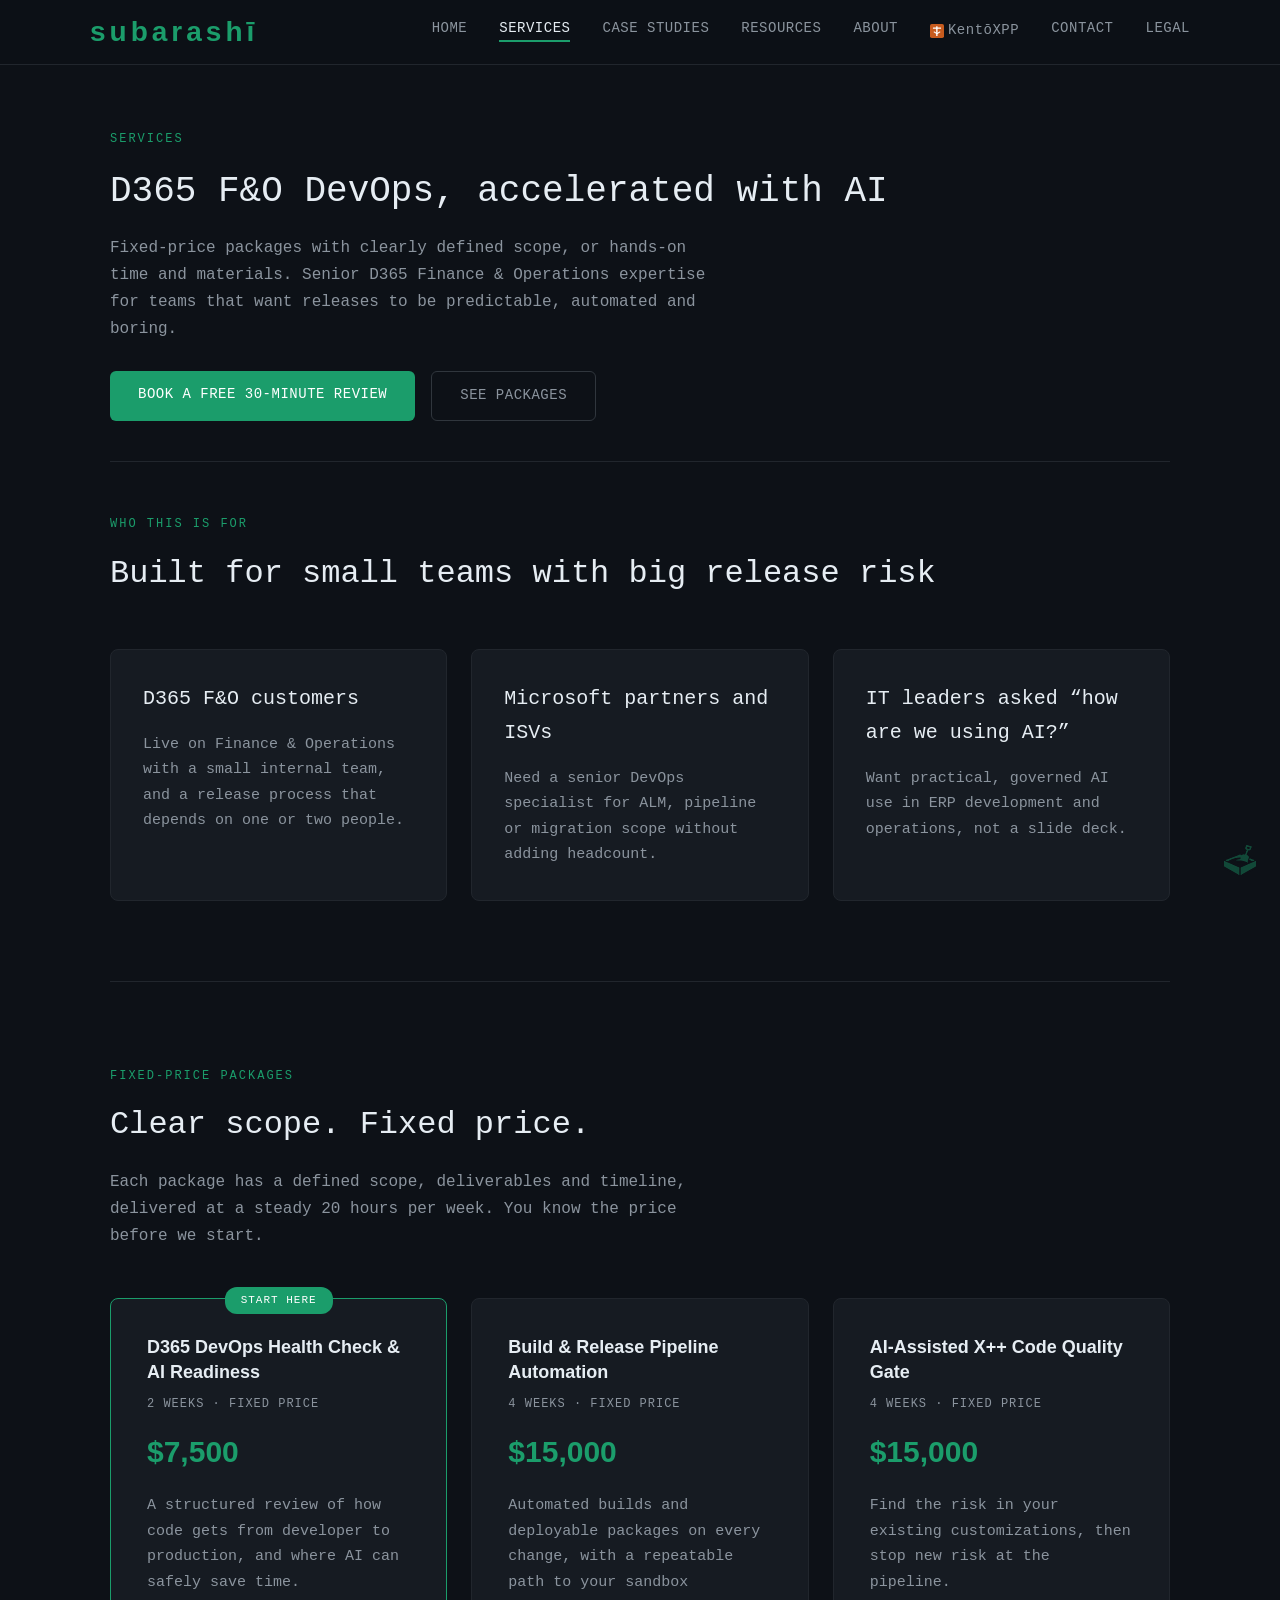
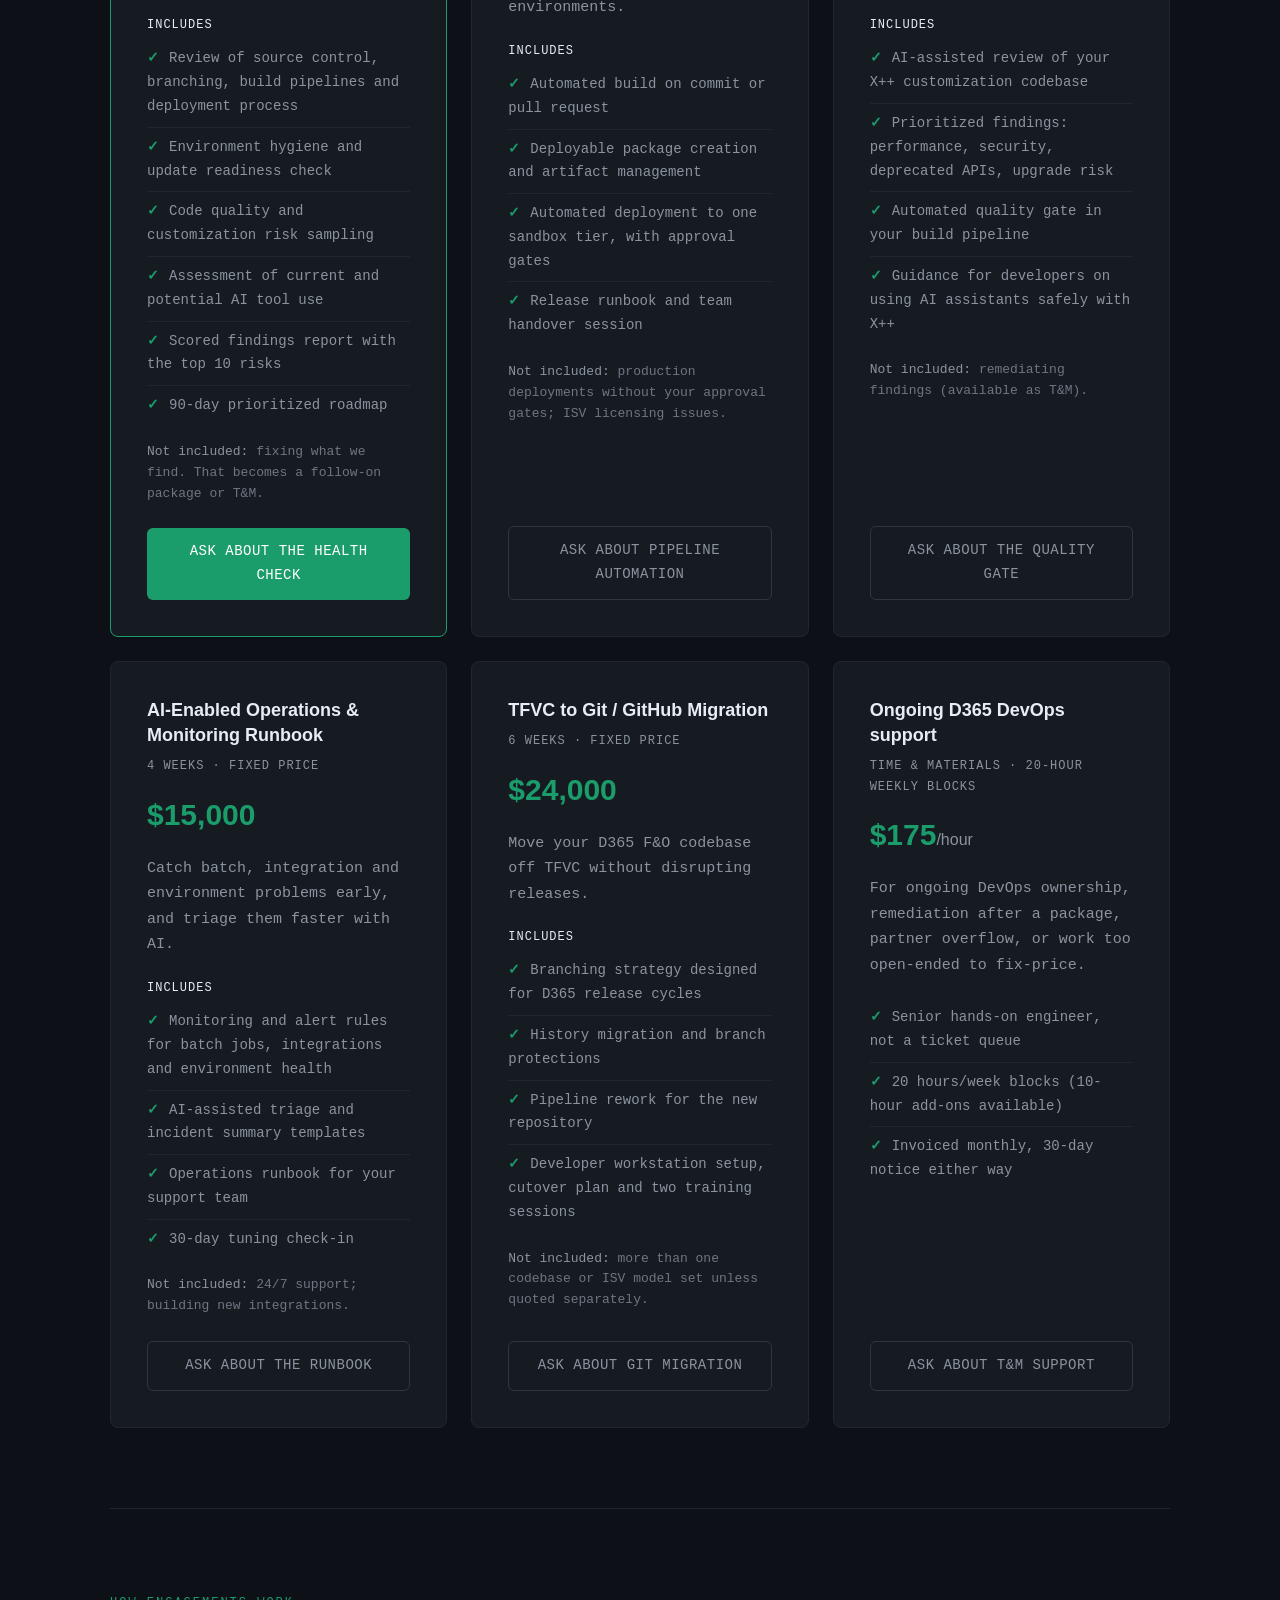
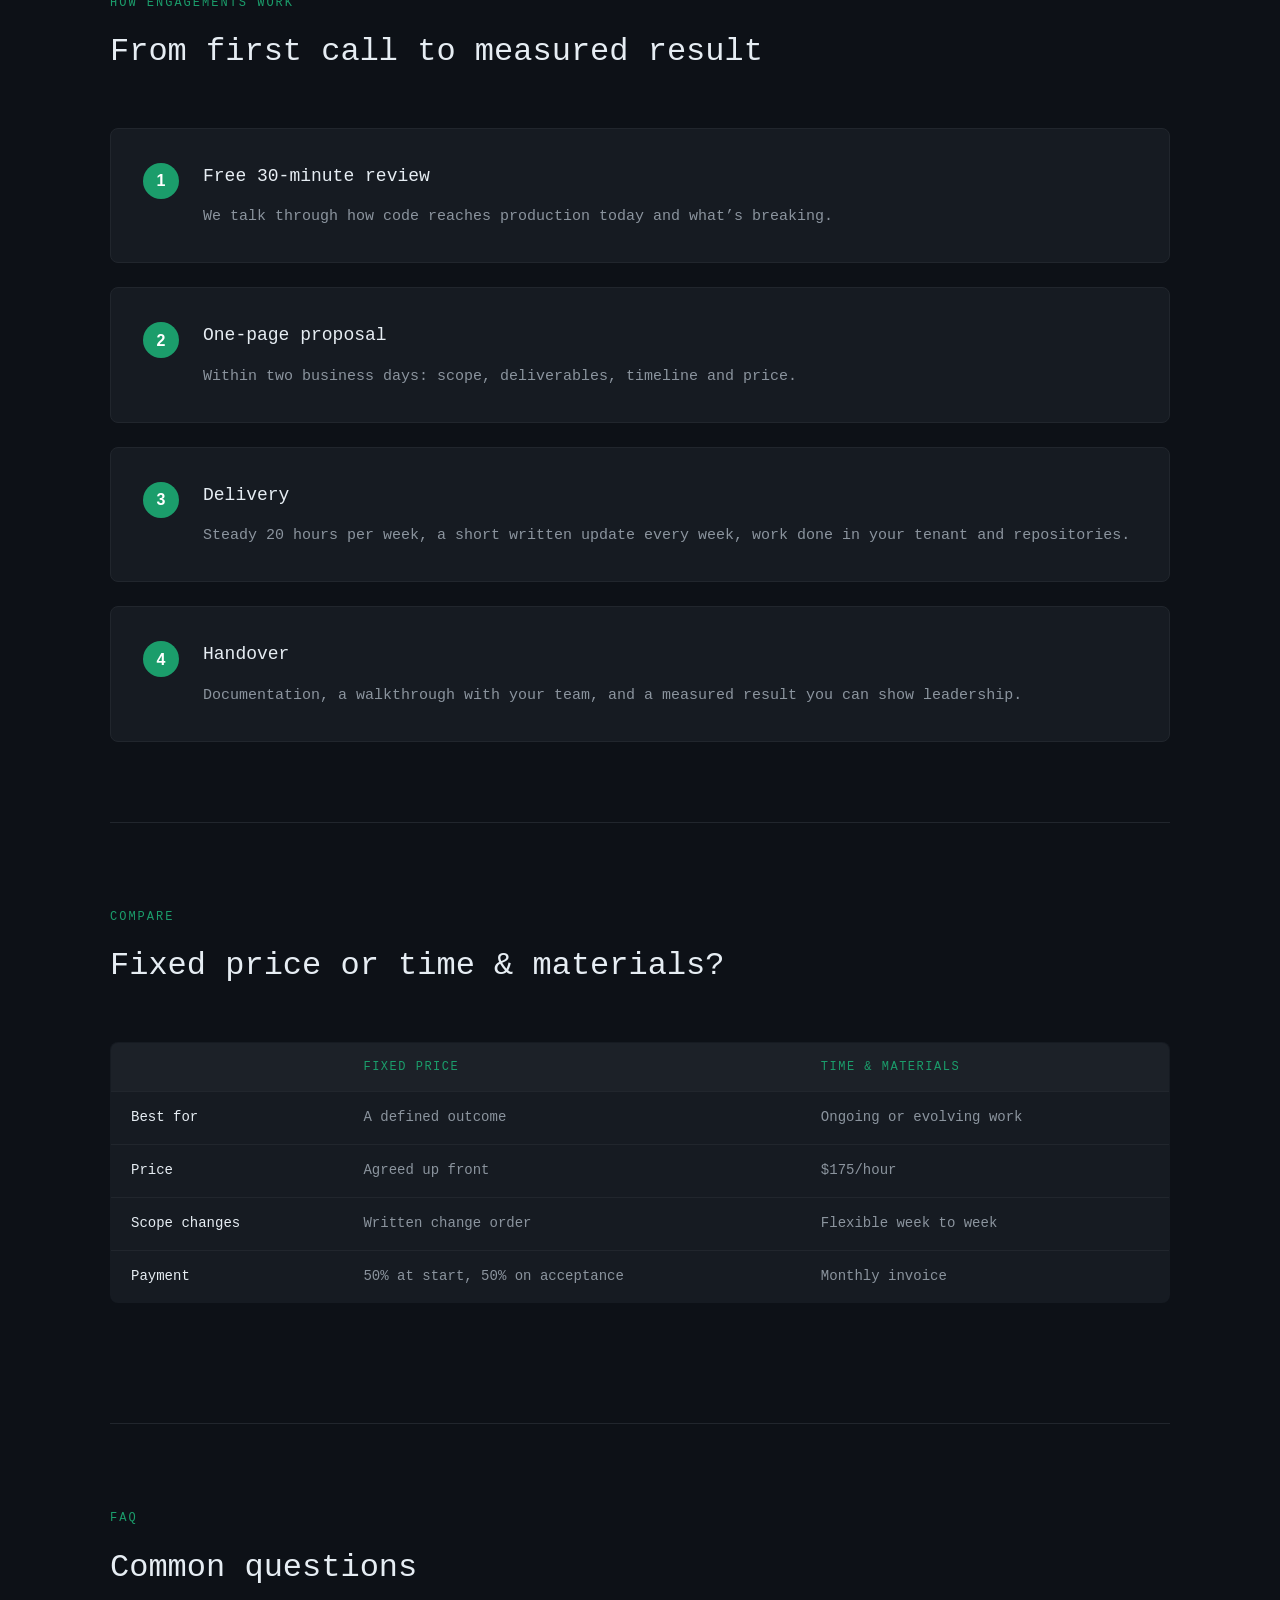
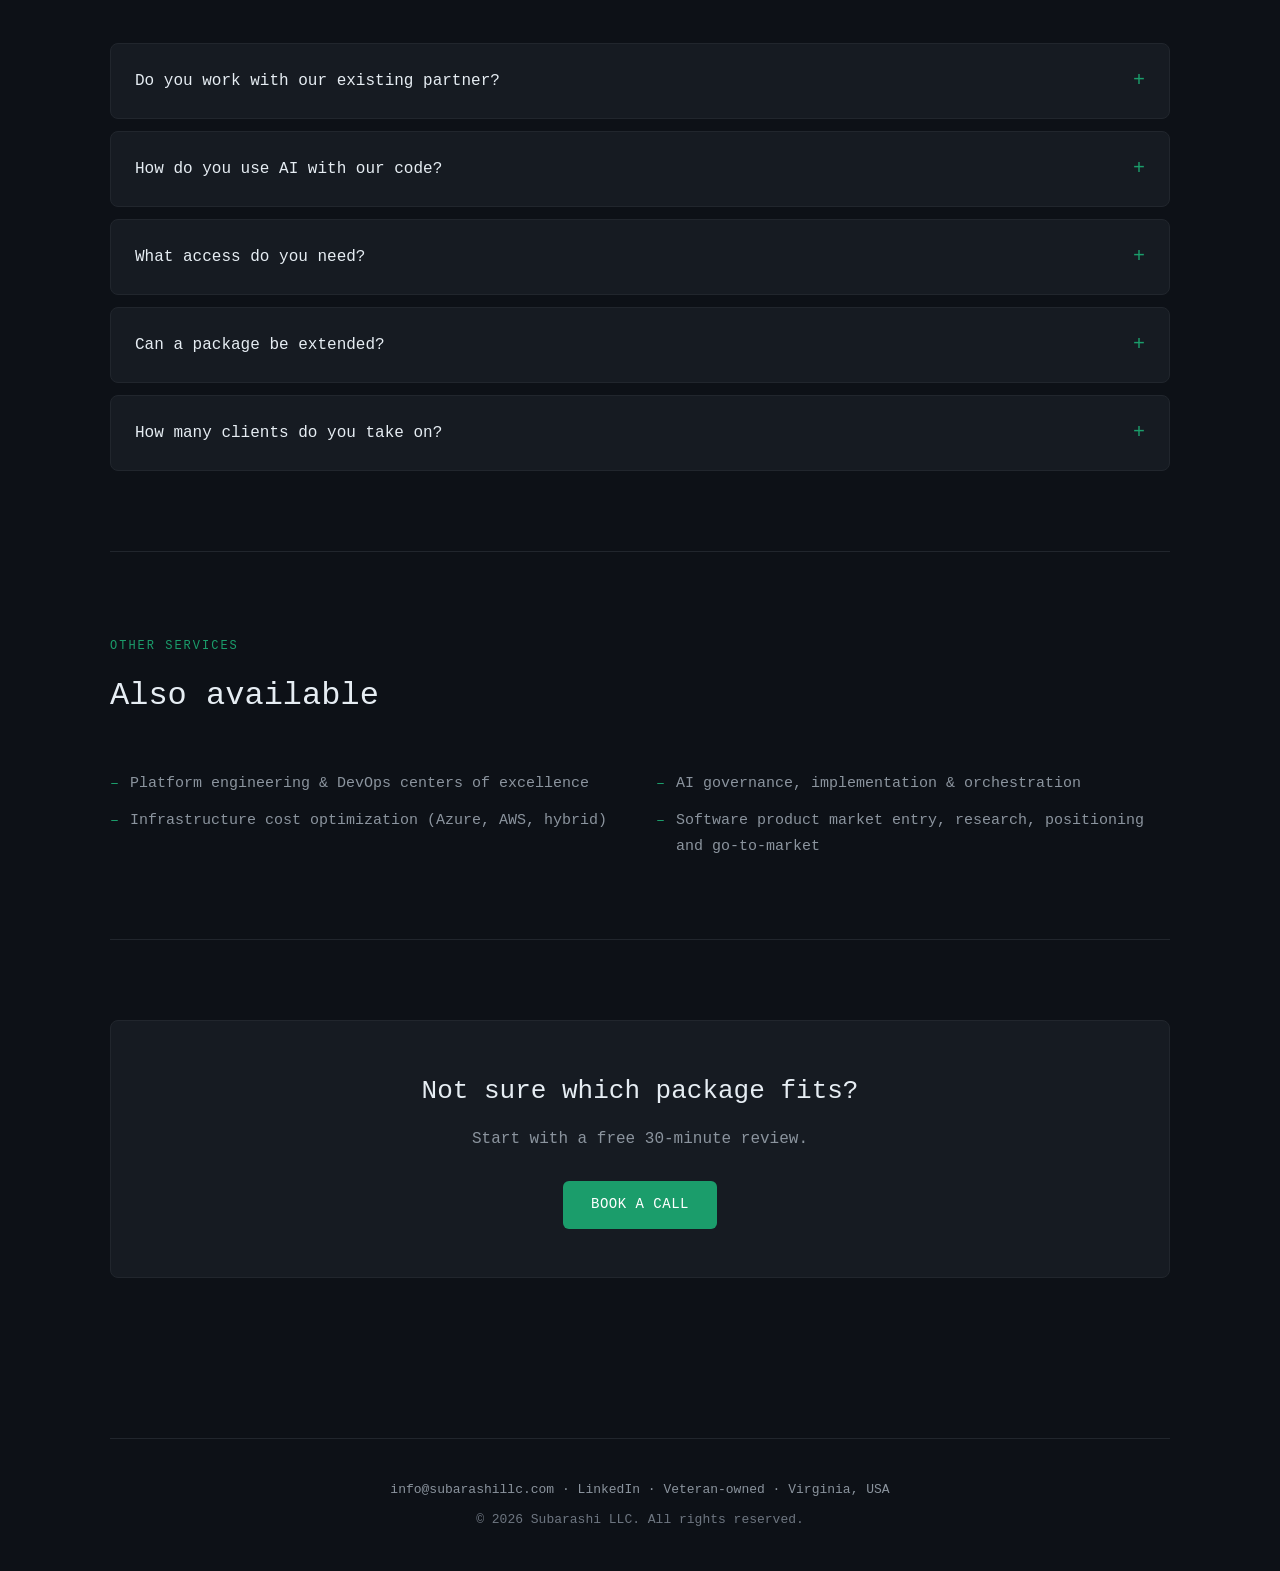
<file: services.html>
<!DOCTYPE html>
<html lang="en">
<head>
    <script data-goatcounter="https://subarashillc.goatcounter.com/count" async src="//gc.zgo.at/count.js"></script>
    <meta charset="UTF-8">
    <meta name="viewport" content="width=device-width, initial-scale=1.0">
    <title>D365 DevOps Packages &amp; Pricing | Subarashi LLC</title>
    <meta name="description" content="Five fixed-price D365 F&amp;O DevOps packages from $7,500, plus hands-on time and materials.">
    <link rel="canonical" href="https://subarashillc.com/services.html">
    <meta property="og:type" content="website">
    <meta property="og:site_name" content="Subarashi LLC">
    <meta property="og:url" content="https://subarashillc.com/services.html">
    <meta property="og:title" content="D365 DevOps Packages &amp; Pricing | Subarashi LLC">
    <meta property="og:description" content="Five fixed-price D365 F&amp;O DevOps packages from $7,500, plus hands-on time and materials.">
    <meta property="og:image" content="https://subarashillc.com/images/og-card.png">
    <meta property="og:image:width" content="1200">
    <meta property="og:image:height" content="630">
    <meta name="twitter:card" content="summary_large_image">
    <meta name="twitter:title" content="D365 DevOps Packages &amp; Pricing | Subarashi LLC">
    <meta name="twitter:description" content="Five fixed-price D365 F&amp;O DevOps packages from $7,500, plus hands-on time and materials.">
    <meta name="twitter:image" content="https://subarashillc.com/images/og-card.png">
    <link rel="stylesheet" href="styles/styles.css">
    <link rel="apple-touch-icon" sizes="180x180" href="/apple-touch-icon.png">
    <link rel="icon" type="image/png" sizes="32x32" href="/favicon-32x32.png">
    <link rel="icon" type="image/png" sizes="16x16" href="/favicon-16x16.png">
    <link rel="manifest" href="/site.webmanifest">
    <script type="application/ld+json">
{
  "@context": "https://schema.org",
  "@type": "ProfessionalService",
  "name": "Subarashi LLC",
  "url": "https://subarashillc.com/",
  "email": "info@subarashillc.com",
  "description": "Fixed-price Dynamics 365 Finance & Operations DevOps packages and hands-on time and materials support.",
  "address": {
    "@type": "PostalAddress",
    "addressRegion": "VA",
    "addressCountry": "US"
  },
  "founder": {
    "@type": "Person",
    "name": "Scott Heydorn",
    "sameAs": "https://www.linkedin.com/in/scottheydorn/"
  },
  "sameAs": [
    "https://www.linkedin.com/in/scottheydorn/"
  ],
  "hasOfferCatalog": {
    "@type": "OfferCatalog",
    "name": "D365 F&O DevOps packages",
    "itemListElement": [
      {
        "@type": "Offer",
        "name": "D365 DevOps Health Check & AI Readiness",
        "url": "https://subarashillc.com/services.html#health-check",
        "price": "7500",
        "priceCurrency": "USD",
        "itemOffered": {
          "@type": "Service",
          "name": "D365 DevOps Health Check & AI Readiness",
          "description": "A structured review of how code gets from developer to production, and where AI can safely save time. 2 weeks, fixed price.",
          "provider": {
            "@type": "Organization",
            "name": "Subarashi LLC"
          }
        }
      },
      {
        "@type": "Offer",
        "name": "Build & Release Pipeline Automation",
        "url": "https://subarashillc.com/services.html#pipeline-automation",
        "price": "15000",
        "priceCurrency": "USD",
        "itemOffered": {
          "@type": "Service",
          "name": "Build & Release Pipeline Automation",
          "description": "Automated builds and deployable packages on every change, with a repeatable path to your sandbox environments. 4 weeks, fixed price.",
          "provider": {
            "@type": "Organization",
            "name": "Subarashi LLC"
          }
        }
      },
      {
        "@type": "Offer",
        "name": "AI-Assisted X++ Code Quality Gate",
        "url": "https://subarashillc.com/services.html#code-quality-gate",
        "price": "15000",
        "priceCurrency": "USD",
        "itemOffered": {
          "@type": "Service",
          "name": "AI-Assisted X++ Code Quality Gate",
          "description": "Find the risk in your existing customizations, then stop new risk at the pipeline. 4 weeks, fixed price.",
          "provider": {
            "@type": "Organization",
            "name": "Subarashi LLC"
          }
        }
      },
      {
        "@type": "Offer",
        "name": "AI-Enabled Operations & Monitoring Runbook",
        "url": "https://subarashillc.com/services.html#operations-runbook",
        "price": "15000",
        "priceCurrency": "USD",
        "itemOffered": {
          "@type": "Service",
          "name": "AI-Enabled Operations & Monitoring Runbook",
          "description": "Catch batch, integration and environment problems early, and triage them faster with AI. 4 weeks, fixed price.",
          "provider": {
            "@type": "Organization",
            "name": "Subarashi LLC"
          }
        }
      },
      {
        "@type": "Offer",
        "name": "TFVC to Git / GitHub Migration",
        "url": "https://subarashillc.com/services.html#git-migration",
        "price": "24000",
        "priceCurrency": "USD",
        "itemOffered": {
          "@type": "Service",
          "name": "TFVC to Git / GitHub Migration",
          "description": "Move your D365 F&O codebase off TFVC without disrupting releases. 6 weeks, fixed price.",
          "provider": {
            "@type": "Organization",
            "name": "Subarashi LLC"
          }
        }
      },
      {
        "@type": "Offer",
        "name": "Ongoing D365 DevOps support (time & materials)",
        "url": "https://subarashillc.com/services.html#time-and-materials",
        "priceSpecification": {
          "@type": "UnitPriceSpecification",
          "price": "175",
          "priceCurrency": "USD",
          "unitCode": "HUR",
          "unitText": "hour"
        },
        "itemOffered": {
          "@type": "Service",
          "name": "Ongoing D365 DevOps support",
          "description": "Senior hands-on D365 DevOps engineering in 20-hour weekly blocks, invoiced monthly."
        }
      }
    ]
  }
}
    </script>
</head>
<body>
    <nav class="site-nav">
        <div class="nav-inner">
            <a href="index.html" class="nav-logo">subarash&#299;</a>
            <button class="nav-toggle" onclick="document.querySelector('.nav-links').classList.toggle('open')" aria-label="Toggle navigation">&#9776;</button>
            <ul class="nav-links">
                <li><a href="index.html">Home</a></li>
                <li><a href="services.html" class="active">Services</a></li>
                <li><a href="case-studies.html">Case Studies</a></li>
                <li><a href="resources.html">Resources</a></li>
                <li><a href="about.html">About</a></li>
                <li><a href="kentoxpp.html" class="nav-product-link"><svg xmlns="http://www.w3.org/2000/svg" width="14" height="14" viewBox="0 0 512 512" style="vertical-align: -1px; margin-right: 4px;"><rect width="512" height="512" rx="66.56" fill="#C75B1E"/><rect x="225.280" y="81.920" width="51.200" height="358.400" rx="10.240" fill="#FFFFFF"/><rect x="107.520" y="128.000" width="296.960" height="46.080" rx="10.240" fill="#FFFFFF"/><rect x="128.000" y="296.960" width="138.240" height="40.960" rx="10.240" fill="#FFFFFF" transform="rotate(32 194.560 317.440)"/><rect x="245.760" y="296.960" width="138.240" height="40.960" rx="10.240" fill="#FFFFFF" transform="rotate(-32 317.440 317.440)"/></svg>Kent&#333;XPP</a></li>
                <li><a href="contact.html">Contact</a></li>
                <li><a href="legal.html">Legal</a></li>
            </ul>
        </div>
    </nav>

    <div class="container">
        <div class="page-header">
            <span class="section-label">Services</span>
            <h1>D365 F&amp;O DevOps, accelerated with AI</h1>
            <p>Fixed-price packages with clearly defined scope, or hands-on time and materials. Senior D365 Finance &amp; Operations expertise for teams that want releases to be predictable, automated and boring.</p>
            <div class="hero-cta">
                <a href="contact.html?subject=consultation" class="btn btn-primary">Book a free 30-minute review</a>
                <a href="#packages" class="btn btn-outline">See packages</a>
            </div>
        </div>

        <!-- Who this is for -->
        <section class="section section-divider" style="padding-top: 0;">
            <div class="section-header">
                <span class="section-label">Who this is for</span>
                <h2>Built for small teams with big release risk</h2>
            </div>
            <div class="card-grid card-grid-3">
                <div class="card">
                    <h3>D365 F&amp;O customers</h3>
                    <p>Live on Finance &amp; Operations with a small internal team, and a release process that depends on one or two people.</p>
                </div>
                <div class="card">
                    <h3>Microsoft partners and ISVs</h3>
                    <p>Need a senior DevOps specialist for ALM, pipeline or migration scope without adding headcount.</p>
                </div>
                <div class="card">
                    <h3>IT leaders asked &ldquo;how are we using AI?&rdquo;</h3>
                    <p>Want practical, governed AI use in ERP development and operations, not a slide deck.</p>
                </div>
            </div>
        </section>

        <!-- Fixed-price packages -->
        <section id="packages" class="section section-divider">
            <div class="section-header">
                <span class="section-label">Fixed-price packages</span>
                <h2>Clear scope. Fixed price.</h2>
                <p>Each package has a defined scope, deliverables and timeline, delivered at a steady 20 hours per week. You know the price before we start.</p>
            </div>

            <div class="package-grid">
                <article class="pricing-card package-card package-card-featured" id="health-check">
                    <div class="pricing-badge">Start here</div>
                    <h3 class="pricing-tier">D365 DevOps Health Check &amp; AI Readiness</h3>
                    <div class="package-meta">2 weeks &middot; Fixed price</div>
                    <span class="package-price" data-package="health-check">$7,500</span>
                    <p class="package-summary">A structured review of how code gets from developer to production, and where AI can safely save time.</p>
                    <h4 class="package-list-label">Includes</h4>
                    <ul class="pricing-features">
                        <li>Review of source control, branching, build pipelines and deployment process</li>
                        <li>Environment hygiene and update readiness check</li>
                        <li>Code quality and customization risk sampling</li>
                        <li>Assessment of current and potential AI tool use</li>
                        <li>Scored findings report with the top 10 risks</li>
                        <li>90-day prioritized roadmap</li>
                    </ul>
                    <p class="package-excludes"><strong>Not included:</strong> fixing what we find. That becomes a follow-on package or T&amp;M.</p>
                    <a href="contact.html?subject=health-check" class="btn btn-primary pricing-btn">Ask about the Health Check</a>
                </article>

                <article class="pricing-card package-card" id="pipeline-automation">
                    <h3 class="pricing-tier">Build &amp; Release Pipeline Automation</h3>
                    <div class="package-meta">4 weeks &middot; Fixed price</div>
                    <span class="package-price" data-package="pipeline-automation">$15,000</span>
                    <p class="package-summary">Automated builds and deployable packages on every change, with a repeatable path to your sandbox environments.</p>
                    <h4 class="package-list-label">Includes</h4>
                    <ul class="pricing-features">
                        <li>Automated build on commit or pull request</li>
                        <li>Deployable package creation and artifact management</li>
                        <li>Automated deployment to one sandbox tier, with approval gates</li>
                        <li>Release runbook and team handover session</li>
                    </ul>
                    <p class="package-excludes"><strong>Not included:</strong> production deployments without your approval gates; ISV licensing issues.</p>
                    <a href="contact.html?subject=pipeline-automation" class="btn btn-outline pricing-btn">Ask about Pipeline Automation</a>
                </article>

                <article class="pricing-card package-card" id="code-quality-gate">
                    <h3 class="pricing-tier">AI-Assisted X++ Code Quality Gate</h3>
                    <div class="package-meta">4 weeks &middot; Fixed price</div>
                    <span class="package-price" data-package="code-quality-gate">$15,000</span>
                    <p class="package-summary">Find the risk in your existing customizations, then stop new risk at the pipeline.</p>
                    <h4 class="package-list-label">Includes</h4>
                    <ul class="pricing-features">
                        <li>AI-assisted review of your X++ customization codebase</li>
                        <li>Prioritized findings: performance, security, deprecated APIs, upgrade risk</li>
                        <li>Automated quality gate in your build pipeline</li>
                        <li>Guidance for developers on using AI assistants safely with X++</li>
                    </ul>
                    <p class="package-excludes"><strong>Not included:</strong> remediating findings (available as T&amp;M).</p>
                    <a href="contact.html?subject=code-quality-gate" class="btn btn-outline pricing-btn">Ask about the Quality Gate</a>
                </article>

                <article class="pricing-card package-card" id="operations-runbook">
                    <h3 class="pricing-tier">AI-Enabled Operations &amp; Monitoring Runbook</h3>
                    <div class="package-meta">4 weeks &middot; Fixed price</div>
                    <span class="package-price" data-package="operations-runbook">$15,000</span>
                    <p class="package-summary">Catch batch, integration and environment problems early, and triage them faster with AI.</p>
                    <h4 class="package-list-label">Includes</h4>
                    <ul class="pricing-features">
                        <li>Monitoring and alert rules for batch jobs, integrations and environment health</li>
                        <li>AI-assisted triage and incident summary templates</li>
                        <li>Operations runbook for your support team</li>
                        <li>30-day tuning check-in</li>
                    </ul>
                    <p class="package-excludes"><strong>Not included:</strong> 24/7 support; building new integrations.</p>
                    <a href="contact.html?subject=operations-runbook" class="btn btn-outline pricing-btn">Ask about the Runbook</a>
                </article>

                <article class="pricing-card package-card" id="git-migration">
                    <h3 class="pricing-tier">TFVC to Git / GitHub Migration</h3>
                    <div class="package-meta">6 weeks &middot; Fixed price</div>
                    <span class="package-price" data-package="git-migration">$24,000</span>
                    <p class="package-summary">Move your D365 F&amp;O codebase off TFVC without disrupting releases.</p>
                    <h4 class="package-list-label">Includes</h4>
                    <ul class="pricing-features">
                        <li>Branching strategy designed for D365 release cycles</li>
                        <li>History migration and branch protections</li>
                        <li>Pipeline rework for the new repository</li>
                        <li>Developer workstation setup, cutover plan and two training sessions</li>
                    </ul>
                    <p class="package-excludes"><strong>Not included:</strong> more than one codebase or ISV model set unless quoted separately.</p>
                    <a href="contact.html?subject=git-migration" class="btn btn-outline pricing-btn">Ask about Git Migration</a>
                </article>

                <article class="pricing-card package-card" id="time-and-materials">
                    <h3 class="pricing-tier">Ongoing D365 DevOps support</h3>
                    <div class="package-meta">Time &amp; materials &middot; 20-hour weekly blocks</div>
                    <span class="package-price" data-package="time-and-materials">$175<span class="pricing-unit">/hour</span></span>
                    <p class="package-summary">For ongoing DevOps ownership, remediation after a package, partner overflow, or work too open-ended to fix-price.</p>
                    <ul class="pricing-features">
                        <li>Senior hands-on engineer, not a ticket queue</li>
                        <li>20 hours/week blocks (10-hour add-ons available)</li>
                        <li>Invoiced monthly, 30-day notice either way</li>
                    </ul>
                    <a href="contact.html?subject=time-and-materials" class="btn btn-outline pricing-btn">Ask about T&amp;M support</a>
                </article>
            </div>
        </section>

        <!-- How engagements work -->
        <section id="how-it-works" class="section section-divider">
            <div class="section-header">
                <span class="section-label">How engagements work</span>
                <h2>From first call to measured result</h2>
            </div>
            <div class="product-flow flow-primary">
                <div class="flow-step">
                    <div class="flow-step-number">1</div>
                    <div class="flow-step-content">
                        <h3>Free 30-minute review</h3>
                        <p>We talk through how code reaches production today and what&rsquo;s breaking.</p>
                    </div>
                </div>
                <div class="flow-step">
                    <div class="flow-step-number">2</div>
                    <div class="flow-step-content">
                        <h3>One-page proposal</h3>
                        <p>Within two business days: scope, deliverables, timeline and price.</p>
                    </div>
                </div>
                <div class="flow-step">
                    <div class="flow-step-number">3</div>
                    <div class="flow-step-content">
                        <h3>Delivery</h3>
                        <p>Steady 20 hours per week, a short written update every week, work done in your tenant and repositories.</p>
                    </div>
                </div>
                <div class="flow-step">
                    <div class="flow-step-number">4</div>
                    <div class="flow-step-content">
                        <h3>Handover</h3>
                        <p>Documentation, a walkthrough with your team, and a measured result you can show leadership.</p>
                    </div>
                </div>
            </div>
        </section>

        <!-- Compare -->
        <section class="section section-divider">
            <div class="section-header">
                <span class="section-label">Compare</span>
                <h2>Fixed price or time &amp; materials?</h2>
            </div>
            <div class="table-scroll">
                <table class="project-table compare-table">
                    <thead>
                        <tr>
                            <th scope="col"><span class="sr-only">Criteria</span></th>
                            <th scope="col">Fixed price</th>
                            <th scope="col">Time &amp; materials</th>
                        </tr>
                    </thead>
                    <tbody>
                        <tr>
                            <td>Best for</td>
                            <td>A defined outcome</td>
                            <td>Ongoing or evolving work</td>
                        </tr>
                        <tr>
                            <td>Price</td>
                            <td>Agreed up front</td>
                            <td><span class="package-price-inline" data-package="time-and-materials">$175/hour</span></td>
                        </tr>
                        <tr>
                            <td>Scope changes</td>
                            <td>Written change order</td>
                            <td>Flexible week to week</td>
                        </tr>
                        <tr>
                            <td>Payment</td>
                            <td>50% at start, 50% on acceptance</td>
                            <td>Monthly invoice</td>
                        </tr>
                    </tbody>
                </table>
            </div>
        </section>

        <!-- FAQ -->
        <section class="section section-divider">
            <div class="section-header">
                <span class="section-label">FAQ</span>
                <h2>Common questions</h2>
            </div>
            <div class="faq-list">
                <details class="faq-item">
                    <summary>Do you work with our existing partner?</summary>
                    <p>Yes. Many engagements run alongside an implementation partner; we focus on DevOps and release engineering so they can focus on functional work.</p>
                </details>
                <details class="faq-item">
                    <summary>How do you use AI with our code?</summary>
                    <p>Only as your policies allow. Every proposal names the AI tools involved and how code and data are handled. Local or private-tenant models are an option.</p>
                </details>
                <details class="faq-item">
                    <summary>What access do you need?</summary>
                    <p>Read access to your repositories and Azure DevOps or GitHub, plus sandbox environment access for build and deployment work. The schedule starts once access is in place.</p>
                </details>
                <details class="faq-item">
                    <summary>Can a package be extended?</summary>
                    <p>Yes, either with a follow-on package or T&amp;M hours.</p>
                </details>
                <details class="faq-item">
                    <summary>How many clients do you take on?</summary>
                    <p>A small number at a time, so each engagement gets senior, hands-on attention. If capacity is full, we&rsquo;ll agree a start date rather than overcommit.</p>
                </details>
            </div>
        </section>

        <!-- Other services -->
        <section class="section section-divider">
            <div class="section-header">
                <span class="section-label">Other services</span>
                <h2>Also available</h2>
            </div>
            <ul class="compact-list">
                <li>Platform engineering &amp; DevOps centers of excellence</li>
                <li>AI governance, implementation &amp; orchestration</li>
                <li>Infrastructure cost optimization (Azure, AWS, hybrid)</li>
                <li>Software product market entry, research, positioning and go-to-market</li>
            </ul>
        </section>

        <!-- CTA band -->
        <section class="section">
            <div class="cta-band">
                <h2>Not sure which package fits?</h2>
                <p>Start with a free 30-minute review.</p>
                <a href="contact.html?subject=consultation" class="btn btn-primary">Book a call</a>
            </div>
        </section>

        <footer class="site-footer">
            <p class="footer-meta"><a href="mailto:info@subarashillc.com">info@subarashillc.com</a> &middot; <a href="https://www.linkedin.com/in/scottheydorn/" target="_blank" rel="noopener noreferrer">LinkedIn</a> &middot; Veteran-owned &middot; Virginia, USA</p>
            <p>&copy; 2026 Subarashi LLC. All rights reserved.</p>
        </footer>
    </div>


    <a href="sandbox.html" class="sandbox-link" aria-label="Sandbox"></a>
</body>
</html>
</file>
<file: styles/styles.css>
/* Subarashi LLC - Dark & Modern Theme */

/* Satoshi font */
@import url('https://api.fontshare.com/v2/css?f[]=satoshi@400,500,700&display=swap');

/* ===== Base & Reset ===== */
*, *::before, *::after {
    box-sizing: border-box;
}

body {
    font-family: "Andale Mono", "Courier New", monospace;
    background-color: #0d1117;
    margin: 0;
    padding: 0;
    line-height: 1.7;
    color: #e6edf3;
}

a {
    color: #1B9D6B;
    text-decoration: none;
    transition: color 0.2s;
}

a:hover {
    color: #22b87d;
}

img {
    max-width: 100%;
    height: auto;
}

/* ===== Layout ===== */
.container {
    width: 90%;
    max-width: 1100px;
    margin: 0 auto;
    padding: 0 20px;
}

/* ===== Navigation ===== */
.site-nav {
    position: sticky;
    top: 0;
    z-index: 100;
    background-color: rgba(13, 17, 23, 0.95);
    backdrop-filter: blur(12px);
    border-bottom: 1px solid #21262d;
    padding: 0 20px;
}

.nav-inner {
    max-width: 1100px;
    margin: 0 auto;
    display: flex;
    align-items: center;
    justify-content: space-between;
    height: 64px;
}

.nav-logo {
    font-family: 'Satoshi', sans-serif;
    font-weight: 700;
    font-size: 28px;
    letter-spacing: 4px;
    text-transform: lowercase;
    color: #1B9D6B;
    text-decoration: none;
}

.nav-logo:hover {
    color: #22b87d;
}

.nav-links {
    display: flex;
    gap: 32px;
    list-style: none;
    margin: 0;
    padding: 0;
}

.nav-links a {
    color: #8b949e;
    font-size: 14px;
    letter-spacing: 0.5px;
    text-transform: uppercase;
    padding: 4px 0;
    border-bottom: 2px solid transparent;
    transition: color 0.2s, border-color 0.2s;
}

.nav-links a:hover,
.nav-links a.active {
    color: #e6edf3;
    border-bottom-color: #1B9D6B;
}

/* Mobile nav toggle */
.nav-toggle {
    display: none;
    background: none;
    border: none;
    color: #e6edf3;
    font-size: 24px;
    cursor: pointer;
    padding: 8px;
}

/* ===== Hero Section ===== */
.hero {
    padding: 100px 0 80px;
    text-align: center;
}

.hero h1 {
    font-size: 44px;
    font-weight: 400;
    margin: 0 0 24px;
    color: #e6edf3;
    letter-spacing: -0.5px;
}

.hero .accent {
    color: #1B9D6B;
}

.hero p {
    font-size: 18px;
    color: #8b949e;
    max-width: 680px;
    margin: 0 auto 40px;
    line-height: 1.8;
}

.hero-cta {
    display: flex;
    gap: 16px;
    justify-content: center;
    flex-wrap: wrap;
}

/* ===== Buttons ===== */
.btn {
    display: inline-block;
    padding: 12px 28px;
    border-radius: 6px;
    font-family: "Andale Mono", "Courier New", monospace;
    font-size: 14px;
    letter-spacing: 0.5px;
    text-transform: uppercase;
    text-decoration: none;
    transition: all 0.2s;
    cursor: pointer;
    border: none;
}

.btn-primary {
    background-color: #1B9D6B;
    color: #fff;
}

.btn-primary:hover {
    background-color: #22b87d;
    color: #fff;
}

.btn-outline {
    background: transparent;
    color: #8b949e;
    border: 1px solid #30363d;
}

.btn-outline:hover {
    color: #e6edf3;
    border-color: #8b949e;
}

/* ===== Section Layout ===== */
.section {
    padding: 80px 0;
}

.section-divider {
    border-bottom: 1px solid #21262d;
}

.section-header {
    margin-bottom: 48px;
}

.section-header h2 {
    font-size: 32px;
    font-weight: 400;
    margin: 0 0 16px;
    color: #e6edf3;
}

.section-header p {
    color: #8b949e;
    font-size: 16px;
    max-width: 600px;
}

.section-label {
    display: inline-block;
    font-size: 12px;
    letter-spacing: 2px;
    text-transform: uppercase;
    color: #1B9D6B;
    margin-bottom: 12px;
}

/* ===== Cards ===== */
.card {
    background-color: #161b22;
    border: 1px solid #21262d;
    border-radius: 8px;
    padding: 32px;
    transition: border-color 0.2s;
}

.card:hover {
    border-color: #30363d;
}

.card h3 {
    font-size: 20px;
    font-weight: 400;
    margin: 0 0 16px;
    color: #e6edf3;
}

.card p {
    color: #8b949e;
    margin: 0;
    font-size: 15px;
}

/* Card grid */
.card-grid {
    display: grid;
    gap: 24px;
}

.card-grid-2 {
    grid-template-columns: repeat(2, 1fr);
}

.card-grid-3 {
    grid-template-columns: repeat(3, 1fr);
}

/* ===== Service Cards ===== */
.service-card {
    background-color: #161b22;
    border: 1px solid #21262d;
    border-radius: 8px;
    padding: 36px;
    margin-bottom: 24px;
    border-left: 3px solid #1B9D6B;
    transition: border-color 0.2s;
}

.service-card:hover {
    border-color: #30363d;
    border-left-color: #22b87d;
}

.service-card h3 {
    font-size: 22px;
    font-weight: 400;
    margin: 0 0 16px;
    color: #e6edf3;
}

.service-card p {
    color: #8b949e;
    margin: 0;
    font-size: 15px;
    line-height: 1.8;
}

/* ===== Case Study Cards ===== */
.case-study {
    background-color: #161b22;
    border: 1px solid #21262d;
    border-radius: 8px;
    padding: 40px;
    margin-bottom: 32px;
}

.case-study-header {
    margin-bottom: 28px;
    padding-bottom: 24px;
    border-bottom: 1px solid #21262d;
}

.case-study-header h3 {
    font-size: 24px;
    font-weight: 400;
    margin: 0 0 8px;
    color: #e6edf3;
}

.case-study-header .industry {
    font-size: 14px;
    color: #1B9D6B;
    letter-spacing: 0.5px;
}

.case-study h4 {
    font-size: 16px;
    font-weight: 400;
    color: #e6edf3;
    margin: 24px 0 12px;
    text-transform: uppercase;
    letter-spacing: 1px;
}

.case-study p {
    color: #8b949e;
    font-size: 15px;
    line-height: 1.8;
    margin: 0 0 16px;
}

.case-study ul {
    color: #8b949e;
    font-size: 15px;
    line-height: 1.8;
    padding-left: 20px;
}

.case-study li {
    margin-bottom: 8px;
}

.metrics-grid {
    display: grid;
    grid-template-columns: repeat(auto-fit, minmax(180px, 1fr));
    gap: 16px;
    margin-top: 24px;
}

.metric {
    background-color: #0d1117;
    border: 1px solid #21262d;
    border-radius: 6px;
    padding: 20px;
    text-align: center;
}

.metric .value {
    display: block;
    font-size: 28px;
    color: #1B9D6B;
    margin-bottom: 4px;
}

.metric .label {
    font-size: 12px;
    color: #8b949e;
    text-transform: uppercase;
    letter-spacing: 1px;
}

/* ===== Highlights (homepage service preview) ===== */
.highlights {
    display: grid;
    grid-template-columns: repeat(3, 1fr);
    gap: 24px;
    margin-top: 48px;
}

.highlight-card {
    background-color: #161b22;
    border: 1px solid #21262d;
    border-radius: 8px;
    padding: 32px 24px;
    text-align: center;
    transition: border-color 0.2s;
}

.highlight-card:hover {
    border-color: #30363d;
}

.highlight-icon {
    font-size: 32px;
    margin-bottom: 16px;
    display: block;
    color: #1B9D6B;
    font-family: monospace;
}

.highlight-card h3 {
    font-size: 16px;
    font-weight: 400;
    color: #e6edf3;
    margin: 0 0 12px;
}

.highlight-card p {
    color: #8b949e;
    font-size: 14px;
    margin: 0;
    line-height: 1.7;
}

/* ===== About / Team ===== */
.team-member {
    background-color: #161b22;
    border: 1px solid #21262d;
    border-radius: 8px;
    padding: 36px;
    margin-bottom: 24px;
}

.team-member h3 {
    font-size: 22px;
    font-weight: 400;
    margin: 0 0 20px;
    color: #e6edf3;
}

.team-member p {
    color: #8b949e;
    font-size: 15px;
    line-height: 1.8;
    margin: 0 0 16px;
}

.team-member p:last-child {
    margin-bottom: 0;
}

.linkedin-link {
    display: inline-flex;
    align-items: center;
    gap: 10px;
    margin-top: 12px;
    color: #8b949e;
    text-decoration: none;
    transition: color 0.2s;
}

.linkedin-link:hover {
    color: #1B9D6B;
}

.linkedin-link svg {
    width: 24px;
    height: 24px;
    flex-shrink: 0;
}

.linkedin-name {
    font-family: 'Satoshi', sans-serif;
    font-weight: 700;
    font-size: 15px;
    color: #1B9D6B;
}

.values-grid {
    display: grid;
    grid-template-columns: repeat(2, 1fr);
    gap: 20px;
}

.value-item {
    background-color: #161b22;
    border: 1px solid #21262d;
    border-radius: 8px;
    padding: 24px;
}

.value-item h3 {
    font-size: 16px;
    font-weight: 400;
    color: #1B9D6B;
    margin: 0 0 8px;
}

.value-item p {
    color: #8b949e;
    font-size: 14px;
    margin: 0;
}

/* ===== Contact ===== */
.contact-layout {
    display: grid;
    grid-template-columns: 1fr 1.5fr;
    gap: 40px;
}

.contact-info {
    margin-bottom: 0;
}

.contact-info p {
    color: #8b949e;
    font-size: 15px;
    margin-bottom: 20px;
}

.contact-detail {
    display: flex;
    align-items: center;
    gap: 12px;
    margin-bottom: 16px;
    color: #8b949e;
    font-size: 15px;
}

.contact-detail .label-text {
    color: #e6edf3;
    font-size: 14px;
    text-transform: uppercase;
    letter-spacing: 0.5px;
}

.contact-form {
    background-color: #161b22;
    border: 1px solid #21262d;
    border-radius: 8px;
    padding: 36px;
    border-left: none;
}

.form-group {
    margin-bottom: 20px;
}

label {
    display: block;
    margin-bottom: 6px;
    font-size: 14px;
    color: #8b949e;
    text-transform: uppercase;
    letter-spacing: 0.5px;
}

input, textarea, select {
    width: 100%;
    padding: 12px 14px;
    border: 1px solid #30363d;
    border-radius: 6px;
    font-family: "Andale Mono", "Courier New", monospace;
    font-size: 15px;
    background-color: #0d1117;
    color: #e6edf3;
    transition: border-color 0.2s;
}

input:focus, textarea:focus, select:focus {
    outline: none;
    border-color: #1B9D6B;
}

textarea {
    min-height: 150px;
    resize: vertical;
}

select {
    cursor: pointer;
    appearance: none;
    background-image: url("data:image/svg+xml,%3Csvg xmlns='http://www.w3.org/2000/svg' width='12' height='12' viewBox='0 0 12 12'%3E%3Cpath fill='%238b949e' d='M6 8L1 3h10z'/%3E%3C/svg%3E");
    background-repeat: no-repeat;
    background-position: right 14px center;
}

button[type="submit"] {
    background-color: #1B9D6B;
    color: #fff;
    border: none;
    padding: 14px 32px;
    border-radius: 6px;
    cursor: pointer;
    font-family: "Andale Mono", "Courier New", monospace;
    font-size: 14px;
    letter-spacing: 0.5px;
    text-transform: uppercase;
    transition: background-color 0.2s;
}

button[type="submit"]:hover {
    background-color: #22b87d;
}

button[type="submit"]:disabled {
    opacity: 0.6;
    cursor: not-allowed;
}

#formStatus {
    margin-top: 16px;
    font-size: 14px;
    color: #1B9D6B;
}

/* ===== Legal ===== */
.legal-section {
    margin-bottom: 48px;
}

.legal-section h3 {
    font-size: 16px;
    font-weight: 400;
    color: #e6edf3;
    margin-top: 24px;
}

.legal-section p {
    color: #8b949e;
    font-size: 15px;
}

/* ===== Page Header (non-hero) ===== */
.page-header {
    padding: 60px 0 40px;
    border-bottom: 1px solid #21262d;
    margin-bottom: 48px;
}

.page-header h1 {
    font-size: 36px;
    font-weight: 400;
    margin: 0 0 12px;
    color: #e6edf3;
}

.page-header p {
    color: #8b949e;
    font-size: 16px;
    margin: 0;
    max-width: 600px;
}

/* ===== Footer ===== */
.site-footer {
    border-top: 1px solid #21262d;
    padding: 40px 0;
    margin-top: 80px;
    text-align: center;
}

.site-footer p {
    color: #6e7681;
    font-size: 13px;
    margin: 0;
}

/* ===== Sandbox Link ===== */
.sandbox-link {
    position: fixed;
    bottom: 24px;
    right: 24px;
    z-index: 9999;
    width: 32px;
    height: 32px;
    opacity: 0.4;
    transition: opacity 0.2s;
    background-color: #1B9D6B;
    -webkit-mask: url(../images/sandbox.png) center/contain no-repeat;
    mask: url(../images/sandbox.png) center/contain no-repeat;
}

.sandbox-link:hover {
    opacity: 0.8;
}

/* ===== Sandbox Project Content ===== */
.project-section figure {
    margin: 1.5rem 0;
}

.project-section figure img {
    max-width: 50%;
    height: auto;
    display: block;
    border-radius: 4px;
    margin: 0 auto;
    cursor: zoom-in;
}

/* ===== Lightbox Overlay ===== */
.lightbox-overlay {
    display: none;
    position: fixed;
    top: 0;
    left: 0;
    width: 100%;
    height: 100%;
    background: rgba(0, 0, 0, 0.9);
    z-index: 10000;
    justify-content: center;
    align-items: center;
    cursor: zoom-out;
}

.lightbox-overlay.active {
    display: flex;
}

.lightbox-overlay img {
    max-width: 90%;
    max-height: 90vh;
    border-radius: 4px;
}

.lightbox-close {
    position: fixed;
    top: 20px;
    right: 24px;
    z-index: 10001;
    color: #8b949e;
    font-size: 28px;
    cursor: pointer;
    background: none;
    border: none;
    line-height: 1;
    transition: color 0.2s;
}

.lightbox-close:hover {
    color: #c9d1d9;
}

#pragotron-master-clock figure img {
    max-width: 25%;
}

.project-section figcaption {
    font-size: 0.85em;
    color: #8b949e;
    margin-top: 0.5rem;
    font-style: italic;
    text-align: center;
}

.project-section pre {
    background: #161b22;
    border: 1px solid #21262d;
    padding: 1rem;
    overflow-x: auto;
    border-radius: 4px;
    margin: 1rem 0;
}

.project-section pre code {
    font-family: ui-monospace, SFMono-Regular, Menlo, monospace;
    font-size: 0.85em;
    color: #c9d1d9;
}

.project-section ol {
    padding-left: 1.5rem;
}

.project-section ol li {
    margin-bottom: 0.5rem;
}

/* ===== Sandbox Page ===== */
.sandbox-hero {
    text-align: center;
    padding: 80px 0 48px;
    position: relative;
}

.sand-cloud {
    position: absolute;
    top: 55px;
    left: 50%;
    transform: translateX(-50%);
    width: 500px;
    height: 180px;
    pointer-events: none;
}

.sand-particles {
    position: absolute;
    width: 4px;
    height: 4px;
    top: 50%;
    left: 50%;
    border-radius: 50%;
    background: transparent;
    box-shadow:
        /* dense inner cluster */
        -12px -5px 5px 1px rgba(194, 164, 108, 0.30),
        8px -12px 6px 2px rgba(210, 180, 120, 0.28),
        -25px 10px 5px 1px rgba(220, 190, 130, 0.25),
        20px 8px 7px 2px rgba(194, 164, 108, 0.26),
        -5px 18px 5px 1px rgba(210, 180, 120, 0.22),
        35px -5px 6px 2px rgba(194, 164, 108, 0.24),
        -40px -8px 7px 1px rgba(220, 190, 130, 0.22),
        15px -22px 5px 2px rgba(194, 164, 108, 0.20),
        /* mid ring - chunkier */
        -65px -18px 7px 2px rgba(194, 164, 108, 0.28),
        -50px 15px 8px 3px rgba(210, 180, 120, 0.24),
        -80px 5px 6px 2px rgba(220, 190, 130, 0.20),
        55px -20px 7px 2px rgba(194, 164, 108, 0.26),
        70px 10px 8px 3px rgba(210, 180, 120, 0.22),
        45px 22px 6px 2px rgba(194, 164, 108, 0.20),
        -35px -30px 7px 2px rgba(220, 190, 130, 0.18),
        30px -28px 6px 1px rgba(194, 164, 108, 0.22),
        -55px 28px 8px 2px rgba(210, 180, 120, 0.16),
        60px -32px 7px 2px rgba(194, 164, 108, 0.18),
        -20px 35px 6px 2px rgba(220, 190, 130, 0.15),
        /* outer scatter - messy spread */
        -110px -12px 8px 3px rgba(194, 164, 108, 0.16),
        -95px 20px 7px 2px rgba(210, 180, 120, 0.14),
        -130px 8px 9px 3px rgba(194, 164, 108, 0.10),
        100px -15px 8px 2px rgba(220, 190, 130, 0.16),
        120px 5px 7px 3px rgba(194, 164, 108, 0.14),
        85px 25px 9px 2px rgba(210, 180, 120, 0.12),
        140px -8px 8px 2px rgba(194, 164, 108, 0.08),
        -140px -5px 7px 2px rgba(210, 180, 120, 0.08),
        -120px 30px 9px 3px rgba(220, 190, 130, 0.07),
        110px 30px 8px 2px rgba(194, 164, 108, 0.09),
        /* stray outliers */
        -160px 15px 6px 2px rgba(194, 164, 108, 0.06),
        160px -18px 7px 2px rgba(210, 180, 120, 0.06),
        -150px -25px 8px 3px rgba(220, 190, 130, 0.05),
        150px 20px 6px 2px rgba(194, 164, 108, 0.06),
        -10px -42px 7px 2px rgba(210, 180, 120, 0.08),
        25px 40px 6px 2px rgba(194, 164, 108, 0.07),
        -70px -40px 8px 2px rgba(220, 190, 130, 0.08),
        80px -42px 7px 3px rgba(194, 164, 108, 0.07),
        -45px 42px 6px 2px rgba(210, 180, 120, 0.06),
        50px 38px 8px 2px rgba(220, 190, 130, 0.07);
}

.sandbox-hero h1 {
    font-family: 'Satoshi', sans-serif;
    font-size: 42px;
    font-weight: 700;
    color: #1B9D6B;
    margin: 0 0 20px;
    position: relative;
    display: inline-block;
}

.sandbox-hero h1::before {
    content: '';
    position: absolute;
    top: 50%;
    left: 50%;
    transform: translate(-50%, -50%);
    width: 420px;
    height: 160px;
    background: radial-gradient(ellipse at center,
        rgba(194, 164, 108, 0.22) 0%,
        rgba(194, 164, 108, 0.12) 30%,
        rgba(194, 164, 108, 0.05) 55%,
        transparent 75%);
    border-radius: 50%;
    z-index: 0;
    pointer-events: none;
}

.sandbox-hero h1 span {
    position: relative;
    z-index: 1;
}

.sandbox-hero h1::after {
    content: '';
    position: absolute;
    top: 55%;
    left: 50%;
    transform: translate(-50%, -50%);
    width: 320px;
    height: 110px;
    background: radial-gradient(ellipse at center,
        rgba(210, 180, 120, 0.16) 0%,
        rgba(210, 180, 120, 0.08) 40%,
        transparent 70%);
    border-radius: 50%;
    z-index: 0;
    pointer-events: none;
    filter: blur(2px);
}

.sandbox-hero p {
    color: #8b949e;
    max-width: 600px;
    margin: 0 auto;
    font-size: 15px;
}

.project-table {
    width: 100%;
    background-color: #161b22;
    border-radius: 8px;
    border-collapse: collapse;
    border: 1px solid #21262d;
    margin-bottom: 40px;
    overflow: hidden;
}

.project-table th {
    background-color: #1c2128;
    color: #1B9D6B;
    text-align: left;
    padding: 14px 20px;
    font-weight: 400;
    font-size: 12px;
    text-transform: uppercase;
    letter-spacing: 1.5px;
    border-bottom: 1px solid #21262d;
}

.project-table td {
    padding: 14px 20px;
    border-bottom: 1px solid #21262d;
    color: #8b949e;
    font-size: 14px;
}

.project-table tr:last-child td {
    border-bottom: none;
}

.project-table tr:hover td {
    background-color: #1c2128;
}

.project-table td:first-child {
    color: #e6edf3;
}

.project-link {
    color: #1B9D6B;
}

.project-link:hover {
    color: #22b87d;
}

.project-section {
    display: none;
    background-color: #161b22;
    border: 1px solid #21262d;
    padding: 36px;
    border-radius: 8px;
    margin-bottom: 40px;
}

.project-section:target {
    display: block;
}

.project-section h2 {
    font-size: 24px;
    font-weight: 400;
    margin: 0 0 20px;
    padding-bottom: 16px;
    border-bottom: 1px solid #21262d;
    color: #e6edf3;
}

.project-section p {
    color: #8b949e;
    font-size: 15px;
}

.back-to-table {
    display: inline-block;
    margin-top: 20px;
    color: #1B9D6B;
    font-size: 14px;
}

.sandbox-home-link {
    position: fixed;
    bottom: 24px;
    right: 24px;
    z-index: 9999;
    width: 32px;
    height: 32px;
    opacity: 0.4;
    transition: opacity 0.2s;
    background-color: #1B9D6B;
    -webkit-mask: url(../images/home.png) center/contain no-repeat;
    mask: url(../images/home.png) center/contain no-repeat;
}

.sandbox-home-link:hover {
    opacity: 0.8;
}

/* ===== Product Page (KentōXPP) ===== */
.nav-product-link {
    display: inline-flex;
    align-items: center;
    text-transform: none !important;
}

.product-hero {
    padding: 80px 0 60px;
    text-align: center;
}

.product-hero-logo {
    margin-bottom: 20px;
}

.product-hero h1 {
    font-family: 'Satoshi', sans-serif;
    font-size: 48px;
    font-weight: 700;
    margin: 0 0 24px;
    color: #e6edf3;
    letter-spacing: 2px;
}

.product-accent {
    font-weight: 400;
}

.product-hero p {
    font-size: 17px;
    color: #8b949e;
    max-width: 680px;
    margin: 0 auto 40px;
    line-height: 1.8;
}

.btn-product {
    background-color: #C75B1E;
    color: #fff;
}

.btn-product:hover {
    background-color: #d96a2d;
    color: #fff;
}

/* Flow steps */
.product-flow {
    display: flex;
    flex-direction: column;
    gap: 24px;
}

.flow-step {
    display: flex;
    gap: 24px;
    align-items: flex-start;
    background-color: #161b22;
    border: 1px solid #21262d;
    border-radius: 8px;
    padding: 32px;
    transition: border-color 0.2s;
}

.flow-step:hover {
    border-color: #30363d;
}

.flow-step-number {
    flex-shrink: 0;
    width: 36px;
    height: 36px;
    border-radius: 50%;
    background-color: #C75B1E;
    color: #fff;
    font-family: 'Satoshi', sans-serif;
    font-weight: 700;
    font-size: 16px;
    display: flex;
    align-items: center;
    justify-content: center;
    margin-top: 2px;
}

.flow-step-content h3 {
    font-size: 18px;
    font-weight: 400;
    margin: 0 0 12px;
    color: #e6edf3;
}

.flow-step-content p {
    color: #8b949e;
    font-size: 15px;
    margin: 0;
    line-height: 1.8;
}

.flow-step-content code {
    font-family: "Andale Mono", "Courier New", monospace;
    font-size: 13px;
    background-color: #0d1117;
    border: 1px solid #30363d;
    border-radius: 4px;
    padding: 2px 6px;
    color: #C75B1E;
}

/* Pricing */
.pricing-grid {
    display: grid;
    grid-template-columns: repeat(3, 1fr);
    gap: 24px;
    align-items: start;
}

.pricing-card {
    background-color: #161b22;
    border: 1px solid #21262d;
    border-radius: 8px;
    padding: 36px;
    text-align: center;
    position: relative;
    transition: border-color 0.2s;
}

.pricing-card:hover {
    border-color: #30363d;
}

.pricing-card-featured {
    border-color: #C75B1E;
}

.pricing-card-featured:hover {
    border-color: #d96a2d;
}

.pricing-badge {
    position: absolute;
    top: -12px;
    left: 50%;
    transform: translateX(-50%);
    background-color: #C75B1E;
    color: #fff;
    font-size: 11px;
    font-weight: 400;
    letter-spacing: 1px;
    text-transform: uppercase;
    padding: 4px 16px;
    border-radius: 12px;
    white-space: nowrap;
}

.pricing-tier {
    font-family: 'Satoshi', sans-serif;
    font-size: 20px;
    font-weight: 700;
    color: #e6edf3;
    margin-bottom: 12px;
}

.pricing-price {
    font-family: 'Satoshi', sans-serif;
    font-size: 40px;
    font-weight: 700;
    color: #e6edf3;
    margin-bottom: 4px;
}

.pricing-unit {
    font-size: 18px;
    font-weight: 400;
    color: #8b949e;
}

.pricing-period {
    font-size: 13px;
    color: #8b949e;
    margin-bottom: 28px;
}

.pricing-features {
    list-style: none;
    padding: 0;
    margin: 0 0 28px;
    text-align: left;
}

.pricing-features li {
    font-size: 14px;
    color: #8b949e;
    padding: 8px 0;
    border-bottom: 1px solid #21262d;
}

.pricing-features li:last-child {
    border-bottom: none;
}

.pricing-features li::before {
    content: "\2713";
    color: #C75B1E;
    margin-right: 10px;
    font-weight: 700;
}

.pricing-btn {
    width: 100%;
    text-align: center;
}

/* ===== Typography ===== */
h1, h2, h3, h4 {
    font-weight: 400;
}

h2 {
    font-size: 28px;
    margin-top: 0;
    margin-bottom: 20px;
    color: #e6edf3;
}

h3 {
    font-size: 20px;
    margin-top: 24px;
    color: #e6edf3;
}

p {
    margin-bottom: 16px;
}

/* ===== Responsive ===== */
@media (max-width: 768px) {
    .nav-links {
        display: none;
        flex-direction: column;
        position: absolute;
        top: 64px;
        left: 0;
        right: 0;
        background-color: rgba(13, 17, 23, 0.98);
        border-bottom: 1px solid #21262d;
        padding: 16px 24px;
        gap: 0;
    }

    .nav-links.open {
        display: flex;
    }

    .nav-links a {
        padding: 12px 0;
        border-bottom: none;
    }

    .nav-toggle {
        display: block;
    }

    .hero {
        padding: 60px 0 48px;
    }

    .hero h1 {
        font-size: 28px;
    }

    .hero p {
        font-size: 16px;
    }

    .highlights {
        grid-template-columns: 1fr;
    }

    .card-grid-2,
    .card-grid-3 {
        grid-template-columns: 1fr;
    }

    .values-grid {
        grid-template-columns: 1fr;
    }

    .contact-layout {
        grid-template-columns: 1fr;
    }

    .page-header {
        padding: 40px 0 24px;
    }

    .page-header h1 {
        font-size: 28px;
    }

    .metrics-grid {
        grid-template-columns: repeat(2, 1fr);
    }

    .section {
        padding: 48px 0;
    }

    .case-study {
        padding: 24px;
    }

    .product-hero h1 {
        font-size: 32px;
    }

    .pricing-grid {
        grid-template-columns: 1fr;
        max-width: 400px;
        margin: 0 auto;
    }

    .flow-step {
        flex-direction: column;
        gap: 16px;
    }
}

@media (max-width: 480px) {
    .metrics-grid {
        grid-template-columns: 1fr;
    }

    .hero-cta {
        flex-direction: column;
        align-items: center;
    }
}

/* ===== Services: packages, steps, compare, FAQ, CTA band ===== */
.page-header .hero-cta {
    justify-content: flex-start;
    margin-top: 28px;
}

.package-grid {
    display: grid;
    grid-template-columns: repeat(auto-fill, minmax(320px, 1fr));
    gap: 24px;
    align-items: stretch;
}

.package-card {
    text-align: left;
    display: flex;
    flex-direction: column;
    scroll-margin-top: 88px;
}

.package-card-featured {
    border-color: #1B9D6B;
}

.package-card-featured:hover {
    border-color: #22b87d;
}

.package-card .pricing-badge {
    background-color: #1B9D6B;
}

.package-card .pricing-tier {
    font-size: 18px;
    margin: 0 0 8px;
    line-height: 1.4;
}

.package-meta {
    font-size: 12px;
    color: #8b949e;
    letter-spacing: 1px;
    text-transform: uppercase;
    margin-bottom: 12px;
}

.package-price {
    display: block;
    font-family: 'Satoshi', sans-serif;
    font-size: 30px;
    font-weight: 700;
    color: #1B9D6B;
    margin-bottom: 16px;
}

.package-price .pricing-unit {
    font-size: 16px;
}

.package-summary {
    color: #8b949e;
    font-size: 15px;
    line-height: 1.7;
    margin: 0 0 20px;
}

.package-list-label {
    font-size: 12px;
    font-weight: 400;
    color: #e6edf3;
    text-transform: uppercase;
    letter-spacing: 1px;
    margin: 0 0 4px;
}

.package-card .pricing-features {
    margin-bottom: 16px;
}

.package-card .pricing-features li::before {
    color: #1B9D6B;
}

.package-excludes {
    font-size: 13px;
    color: #6e7681;
    line-height: 1.6;
    margin: 0 0 24px;
}

.package-excludes strong {
    font-weight: 400;
    color: #8b949e;
}

.package-card .btn {
    margin-top: auto;
}

.package-note {
    font-size: 13px;
    color: #8b949e;
    margin: 12px 0 0;
}

.package-footnote {
    color: #8b949e;
    font-size: 15px;
    margin: 32px 0 0;
}

/* Green numbered steps (site accent, not product accent) */
.flow-primary .flow-step-number {
    background-color: #1B9D6B;
}

/* Compare table */
.table-scroll {
    overflow-x: auto;
    -webkit-overflow-scrolling: touch;
}

.compare-table th:first-child,
.compare-table td:first-child {
    width: 22%;
    white-space: nowrap;
}

/* FAQ */
.faq-list {
    display: flex;
    flex-direction: column;
    gap: 12px;
}

.faq-item {
    background-color: #161b22;
    border: 1px solid #21262d;
    border-radius: 8px;
    padding: 0 24px;
    transition: border-color 0.2s;
}

.faq-item:hover,
.faq-item[open] {
    border-color: #30363d;
}

.faq-item summary {
    cursor: pointer;
    list-style: none;
    padding: 20px 0;
    font-size: 16px;
    color: #e6edf3;
    display: flex;
    justify-content: space-between;
    align-items: center;
    gap: 16px;
}

.faq-item summary::-webkit-details-marker {
    display: none;
}

.faq-item summary::after {
    content: "+";
    color: #1B9D6B;
    font-size: 20px;
    flex-shrink: 0;
}

.faq-item[open] summary::after {
    content: "\2212";
}

.faq-item summary:focus-visible {
    outline: 2px solid #1B9D6B;
    outline-offset: 4px;
    border-radius: 4px;
}

.faq-item p {
    color: #8b949e;
    font-size: 15px;
    line-height: 1.8;
    margin: 0;
    padding: 0 0 20px;
}

/* Compact two-column list */
.compact-list {
    display: grid;
    grid-template-columns: repeat(2, 1fr);
    gap: 12px 32px;
    list-style: none;
    padding: 0;
    margin: 0;
}

.compact-list li {
    color: #8b949e;
    font-size: 15px;
    padding-left: 20px;
    position: relative;
}

.compact-list li::before {
    content: "\2013";
    color: #1B9D6B;
    position: absolute;
    left: 0;
}

/* CTA band */
.cta-band {
    background-color: #161b22;
    border: 1px solid #21262d;
    border-radius: 8px;
    padding: 48px 32px;
    text-align: center;
}

.cta-band h2 {
    font-size: 26px;
    margin: 0 0 12px;
}

.cta-band p {
    color: #8b949e;
    font-size: 16px;
    margin: 0 0 28px;
}

@media (max-width: 768px) {
    .compact-list {
        grid-template-columns: 1fr;
    }

    .cta-band {
        padding: 36px 20px;
    }

    .cta-band h2 {
        font-size: 22px;
    }
}

.sr-only {
    position: absolute;
    width: 1px;
    height: 1px;
    padding: 0;
    margin: -1px;
    overflow: hidden;
    clip: rect(0, 0, 0, 0);
    white-space: nowrap;
    border: 0;
}

/* ===== Homepage package strip ===== */
.package-strip {
    display: grid;
    grid-template-columns: repeat(auto-fill, minmax(190px, 1fr));
    gap: 16px;
}

.package-mini {
    display: flex;
    flex-direction: column;
    padding: 24px 20px;
    color: inherit;
}

.package-mini:hover {
    color: inherit;
    border-color: #1B9D6B;
}

.package-mini h3 {
    font-size: 15px;
    margin: 0 0 8px;
    line-height: 1.5;
}

.package-mini .package-meta {
    margin-bottom: 10px;
}

.package-mini .package-price {
    font-size: 22px;
    margin: auto 0 0;
}

.section-footnote {
    color: #8b949e;
    font-size: 15px;
    margin: 24px 0 0;
}

.section-link {
    display: inline-block;
    margin-top: 32px;
    font-size: 14px;
    letter-spacing: 0.5px;
}

/* ===== Contact additions ===== */
.label-optional {
    text-transform: none;
    letter-spacing: 0;
    color: #6e7681;
}

.form-footnote {
    color: #8b949e;
    font-size: 14px;
    margin: 20px 0 0;
}

/* ===== Badge ===== */
.badge {
    display: inline-block;
    border: 1px solid #1B9D6B;
    color: #1B9D6B;
    font-size: 11px;
    letter-spacing: 1px;
    text-transform: uppercase;
    padding: 4px 12px;
    border-radius: 12px;
    white-space: nowrap;
}

.badge-row {
    margin: 20px 0 0 !important;
}

/* ===== Case study related links ===== */
.related-links {
    margin: 24px 0 0 !important;
    font-size: 14px !important;
    color: #6e7681 !important;
}

/* ===== Resources ===== */
.resource-card h3 a {
    color: #e6edf3;
}

.resource-card h3 a:hover {
    color: #1B9D6B;
}

.resource-meta {
    margin-top: 16px !important;
    font-size: 12px !important;
    letter-spacing: 1px;
    text-transform: uppercase;
    color: #6e7681 !important;
}

/* ===== Footer meta line ===== */
.site-footer .footer-meta {
    color: #8b949e;
    font-size: 13px;
    margin-bottom: 8px;
}

.site-footer .footer-meta a {
    color: #8b949e;
}

.site-footer .footer-meta a:hover {
    color: #1B9D6B;
}
</file>
